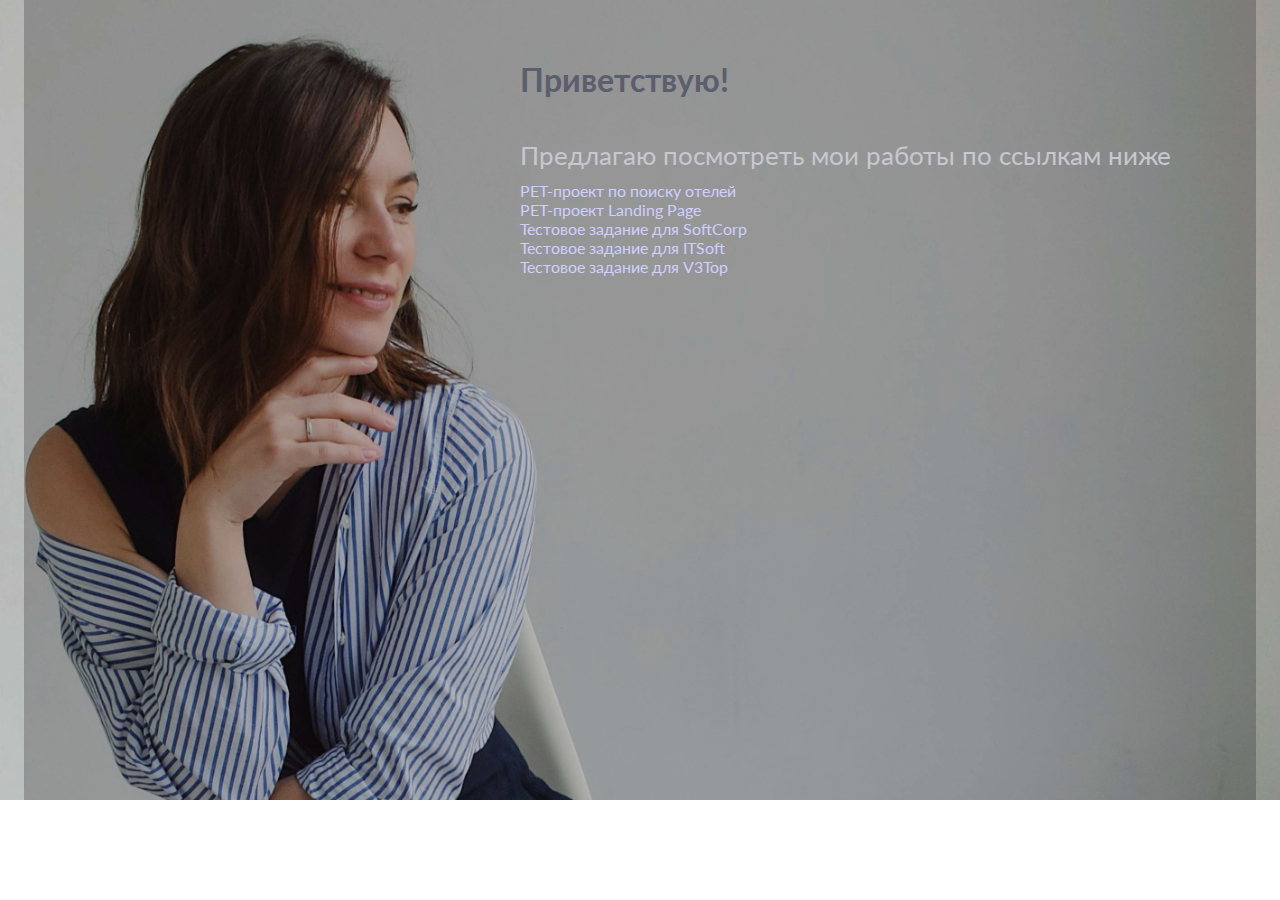
<file: index.html>
<!DOCTYPE html>
<html lang="en">
<head>
  <meta charset="UTF-8" />
  <meta name="viewport" content="width=device-width, initial-scale=1.0" />
  <title>Portfolio of Irina Bocharova</title>
<!--  <base target="_blank" />-->
  <link rel="stylesheet" href="styles.css" />
</head>
<body>
<div class="background-color">
  <div class="background">
    <div class="container">
      <ul class="list">
        <li><h1>Приветствую!</h1></li>
        <li class="title">Предлагаю посмотреть мои работы по ссылкам ниже</li>
        <li><a href="PET-project_1/index.html">PET-проект по поиску отелей</a></li>
        <li><a href="#">PET-проект Landing Page</a></li>
        <li><a href="test_for_softcorp/srs/index.html">Тестовое задание для SoftCorp</a></li>
        <li><a href="test-itsoft/index_it-soft.html">Тестовое задание для ITSoft</a></li>
        <li><a href="testForV3Top/index.html">Тестовое задание для V3Top</a></li>
      </ul>
    </div>
  </div>
</div>
</body>
</html>
</file>
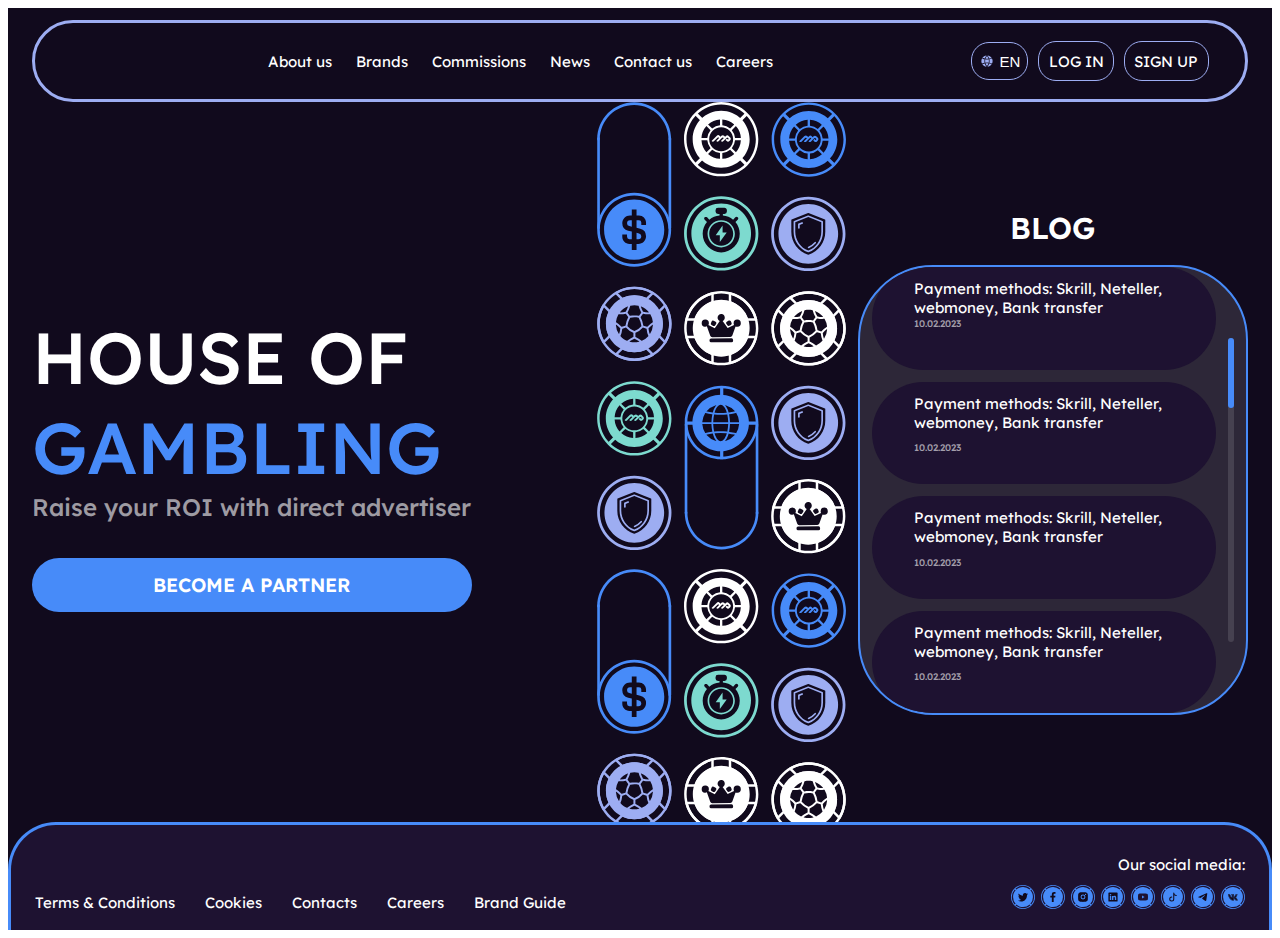
<file: testForV3Top/index.html>
<!DOCTYPE html>
<html lang="en">
  <head>
    <meta charset="UTF-8" />
    <title>house of gambling</title>
    <meta name="viewport" content="width=device-width, initial-scale=1.0" />
    <link rel="stylesheet" href="src/styles/index.css" />
  </head>
  <body>
    <section>
      <svg class="svg-sprites" xmlns="http://www.w3.org/2000/svg">
        <symbol id="shield-svg" viewBox="0 0 100 100">
          <path
            d="M49.733 100c-12.699 0-25.387-4.83-35.057-14.5-19.329-19.328-19.329-50.772 0-70.101C24.044 6.03 36.493.879 49.733.879c13.24 0 25.688 5.152 35.056 14.52 19.329 19.329 19.329 50.773 0 70.102C75.129 95.16 62.43 100 49.733 100zM17.279 82.899c17.892 17.892 47.005 17.892 64.897 0 17.893-17.893 17.893-47.006 0-64.898-8.67-8.67-20.192-13.438-32.454-13.438-12.261 0-23.784 4.778-32.454 13.438-17.892 17.892-17.892 47.005 0 64.898h.01z"
            fill="#9DADF2"
          />
          <path
            d="M49.077 68.993c.177.427.593.676 1.03.676.146 0 .292-.03.438-.083a25.699 25.699 0 0 0 9.2-6.568 1.117 1.117 0 0 0-.093-1.571 1.117 1.117 0 0 0-1.572.093 23.265 23.265 0 0 1-8.4 5.996c-.561.239-.832.895-.593 1.457h-.01z"
            fill="#9DADF2"
          />
          <path
            d="m68.623 33.312-18.486-7.39a1.15 1.15 0 0 0-.833 0l-18.486 7.39a1.095 1.095 0 0 0-.697 1.03v13.24c.02 12.22 7.744 23.264 19.215 27.469a1.195 1.195 0 0 0 .77 0c11.47-4.216 19.193-15.25 19.214-27.469v-13.24c0-.458-.27-.864-.697-1.03zm-1.53 14.27c-.021 11.117-6.995 21.244-17.362 25.23C39.364 68.827 32.38 58.7 32.359 47.583v-12.48L49.73 28.16l17.362 6.942v12.48z"
            fill="#9DADF2"
          />
          <path
            d="M42.008 35.05a1.103 1.103 0 0 0-.853 0l-4.403 1.76a1.095 1.095 0 0 0-.697 1.03v4.694c0 .614.5 1.114 1.113 1.114.614 0 1.114-.5 1.114-1.114V38.6l3.695-1.478c.281-.115.49-.323.614-.604.115-.27.115-.572 0-.854a1.143 1.143 0 0 0-.593-.614h.01z"
            fill="#9DADF2"
          />
          <path
            d="M77.888 22.3c-7.515-7.526-17.518-11.658-28.156-11.658-10.637 0-20.63 4.143-28.155 11.658-15.52 15.519-15.52 40.78 0 56.31 7.765 7.765 17.955 11.637 28.155 11.637 10.2 0 20.39-3.882 28.156-11.636 15.519-15.52 15.519-40.782 0-56.311zM72.38 47.582c.032 14.125-8.993 26.48-22.45 30.758a.642.642 0 0 1-.396 0c-13.459-4.278-22.483-16.633-22.452-30.758V31.96c0-.26.156-.5.406-.604l22.004-8.795a.611.611 0 0 1 .24-.042.61.61 0 0 1 .239.042l22.004 8.806c.25.093.406.333.406.603v15.624-.01z"
            fill="#9DADF2"
          />
        </symbol>
      </svg>
      <svg class="svg-sprites" xmlns="http://www.w3.org/2000/svg">
        <symbol id="dollar-svg" viewBox="0 0 100 221">
          <path
            d="M99.111 171.065c0 27.323-22.233 49.556-49.556 49.556C22.234 220.621 0 198.388 0 171.065c0-27.322 22.233-49.555 49.556-49.555 27.322 0 49.555 22.233 49.555 49.555zm-95.54 0c0 25.356 20.63 45.986 45.985 45.986s45.985-20.63 45.985-45.986c0-25.355-20.63-45.985-45.985-45.985-25.356 0-45.986 20.63-45.986 45.985zM99.114 49.93a1.78 1.78 0 1 1-3.56 0c0-25.356-20.63-45.986-45.986-45.986-25.355 0-45.985 20.63-45.985 45.985a1.78 1.78 0 1 1-3.56 0C.023 22.607 22.256.374 49.58.374c27.323 0 49.555 22.233 49.555 49.555h-.02z"
            fill="#478BF9"
          />
          <path
            d="M40.012 162.312a3.952 3.952 0 0 0 3.008 3.84l3.362.844v-8.65h-2.394a3.971 3.971 0 0 0-3.966 3.966h-.01zM52.73 183.785h2.393a3.971 3.971 0 0 0 3.966-3.966 3.952 3.952 0 0 0-3.008-3.841l-3.362-.843v8.65h.01z"
            fill="#478BF9"
          />
          <path
            id="circleDollar"
            d="M49.556 130.742c-22.233 0-40.333 18.09-40.333 40.334 0 22.243 18.09 40.333 40.333 40.333s40.334-18.09 40.334-40.333c0-22.244-18.09-40.334-40.334-40.334zm15.904 33.964H59.1v-3.185a3.192 3.192 0 0 0-3.184-3.186H52.73v10.243l4.902 1.228a10.31 10.31 0 0 1 7.817 10.013c0 5.693-4.632 10.325-10.325 10.325H52.73v8.057h-6.36v-8.057h-3.185c-5.267 0-9.545-4.278-9.545-9.544v-3.185h6.36v3.185a3.192 3.192 0 0 0 3.185 3.185h3.185v-10.243l-4.902-1.228a10.31 10.31 0 0 1-7.817-10.013c0-5.693 4.632-10.325 10.325-10.325h2.394v-8.056h6.36v8.056h3.185c5.267 0 9.544 4.278 9.544 9.545v3.185zM99.173 49.17v119.595a1.779 1.779 0 1 1-3.56 0V49.17a1.78 1.78 0 1 1 3.56 0zM3.638 48.91v119.595a1.78 1.78 0 1 1-3.56 0V48.91a1.78 1.78 0 1 1 3.56 0z"
            fill="#478BF9"
          />
        </symbol>
      </svg>
      <svg class="svg-sprites" xmlns="http://www.w3.org/2000/svg">
        <symbol id="crown-svg" viewBox="0 0 101 101">
          <path
            d="M14.828 85.452c-19.49-19.49-19.49-51.199 0-70.688 19.49-19.49 51.199-19.49 70.688 0 19.49 19.49 19.49 51.198 0 70.688-19.49 19.489-51.198 19.489-70.688 0zm68.333-68.333c-18.191-18.19-47.786-18.19-65.972 0-18.191 18.191-18.191 47.786 0 65.972 18.19 18.191 47.785 18.191 65.972 0 18.191-18.19 18.191-47.785 0-65.972z"
            fill="#fff"
          />
          <path
            d="M83.7 39.505a1.643 1.643 0 0 1-.398-.645c-1.73-5.119-4.555-9.654-8.394-13.494a34.663 34.663 0 0 0-13.494-8.394 1.667 1.667 0 0 1-1.133-1.578V3.246a1.664 1.664 0 0 1 2.067-1.616 49.872 49.872 0 0 1 23.158 13.134 49.929 49.929 0 0 1 13.13 23.158c.122.498.008 1.024-.304 1.431a1.66 1.66 0 0 1-1.313.64H84.87c-.455 0-.872-.185-1.18-.493l.01.005zM77.264 23.01a37.978 37.978 0 0 1 8.792 13.65h8.787A46.608 46.608 0 0 0 83.155 17.12 46.562 46.562 0 0 0 63.618 5.436v8.787a37.852 37.852 0 0 1 13.65 8.792l-.004-.004zM14.827 85.452A49.913 49.913 0 0 1 1.693 62.293a1.673 1.673 0 0 1 .304-1.426 1.66 1.66 0 0 1 1.313-.64h12.147c.716 0 1.351.455 1.579 1.133 1.73 5.118 4.555 9.654 8.394 13.494a34.663 34.663 0 0 0 13.494 8.394 1.663 1.663 0 0 1 1.133 1.578v12.148c0 .512-.237.995-.64 1.313a1.67 1.67 0 0 1-1.432.303 49.928 49.928 0 0 1-23.158-13.129v-.01zM5.495 63.554a46.608 46.608 0 0 0 11.688 19.542 46.608 46.608 0 0 0 19.542 11.688v-8.787a37.906 37.906 0 0 1-13.65-8.788 37.979 37.979 0 0 1-8.793-13.65H5.495v-.005zM60.777 98.145a1.663 1.663 0 0 1-.488-1.18V84.817c0-.716.455-1.351 1.133-1.579 5.119-1.73 9.655-4.555 13.494-8.394A34.642 34.642 0 0 0 83.31 61.35a1.663 1.663 0 0 1 1.578-1.133h12.148c.512 0 .995.238 1.313.64.318.403.427.934.303 1.427A49.978 49.978 0 0 1 85.52 85.442 49.873 49.873 0 0 1 62.36 98.576a1.673 1.673 0 0 1-1.426-.303c-.052-.048-.105-.09-.152-.138l-.005.01zm2.844-12.153v8.787a46.607 46.607 0 0 0 19.542-11.688A46.657 46.657 0 0 0 94.85 63.55h-8.787c-1.92 5.147-4.873 9.73-8.792 13.65-3.916 3.915-8.504 6.873-13.65 8.792zM2.13 39.505a1.667 1.667 0 0 1-.436-1.583 49.872 49.872 0 0 1 13.134-23.158A49.937 49.937 0 0 1 37.986 1.63a1.673 1.673 0 0 1 1.427.303c.403.318.64.801.64 1.313v12.148c0 .716-.455 1.35-1.133 1.578-5.12 1.73-9.655 4.555-13.494 8.394a34.663 34.663 0 0 0-8.394 13.494 1.663 1.663 0 0 1-1.579 1.133H3.306c-.446 0-.873-.175-1.18-.483l.004-.005zm34.59-34.07A46.609 46.609 0 0 0 17.18 17.125 46.658 46.658 0 0 0 5.49 36.666h8.787c1.92-5.147 4.872-9.73 8.792-13.65a37.981 37.981 0 0 1 13.65-8.793V5.436z"
            fill="#fff"
          />
          <path
            d="M77.268 23.01c-14.94-14.939-39.255-14.944-54.194 0-14.945 14.945-14.94 39.255 0 54.195 14.94 14.94 39.25 14.944 54.194 0 14.944-14.945 14.94-39.255 0-54.194z"
            fill="#fff"
          />
          <path
            d="m63.995 63.785-27.528.183a2.1 2.1 0 0 0-2.086 2.113l.007.981a2.1 2.1 0 0 0 2.113 2.086l27.528-.182a2.1 2.1 0 0 0 2.086-2.114l-.007-.981a2.1 2.1 0 0 0-2.114-2.086zM40.217 47.169c-.298 0-.602-.066-.877-.2l-2.147-1.037a1.984 1.984 0 0 1-.971-2.522l.986-2.455a1.977 1.977 0 0 1 2.815-.98l2.56 1.459a1.985 1.985 0 0 1 .65 2.844l-1.404 2.033c-.365.53-.972.853-1.617.853l.005.005zM60.032 47.036a1.986 1.986 0 0 1-1.626-.834l-1.388-1.957c-.323-.45-.436-1.02-.323-1.56.114-.54.455-1.014.934-1.294l2.64-1.55c.299-.175.64-.27.986-.274a1.983 1.983 0 0 1 1.844 1.218l.995 2.384a1.991 1.991 0 0 1-.938 2.536l-2.247 1.123a2 2 0 0 1-.872.208h-.005z"
            fill="#110A1D"
          />
          <path
            d="M38.055 62.128a2.86 2.86 0 0 1-2.707-1.887l-4.592-12.64a4.877 4.877 0 0 1-2.716.435 4.85 4.85 0 0 1-4.223-4.773 4.855 4.855 0 0 1 4.815-4.881 4.848 4.848 0 0 1 4.877 4.815 4.79 4.79 0 0 1-.322 1.763 5.304 5.304 0 0 1-.436.868l8.735 4.227 6.683-9.683a4.893 4.893 0 0 1-2.052-1.654 4.82 4.82 0 0 1-.896-2.773 4.855 4.855 0 0 1 5.176-4.872 4.858 4.858 0 0 1 4.503 4.474 4.833 4.833 0 0 1-.863 3.143 4.892 4.892 0 0 1-1.237 1.223 4.397 4.397 0 0 1-.801.44l6.801 9.584 8.594-4.299a5.01 5.01 0 0 1-.384-.967 4.713 4.713 0 0 1-.176-1.265 4.844 4.844 0 1 1 9.688-.062 4.853 4.853 0 0 1-4.507 4.868l-.304.01a4.96 4.96 0 0 1-1.445-.21 4.705 4.705 0 0 1-.872-.364L65.08 60.042a2.86 2.86 0 0 1-2.682 1.92l-24.343.16v.006z"
            fill="#110A1D"
          />
        </symbol>
      </svg>
      <svg class="svg-sprites" xmlns="http://www.w3.org/2000/svg">
        <symbol id="m-svg" viewBox="0 0 100 100">
          <path
            d="M49.733 99.39C22.41 99.39.188 77.156.188 49.843.188 22.532 22.42.3 49.733.3c27.312 0 49.545 22.233 49.545 49.545 0 27.313-22.233 49.545-49.545 49.545zm0-95.791c-25.502 0-46.246 20.744-46.246 46.245 0 25.502 20.744 46.246 46.246 46.246 25.5 0 46.245-20.744 46.245-46.246 0-25.5-20.744-46.245-46.245-46.245z"
            fill="#7DDACF"
          />
          <path
            d="M82.065 14.491 66.727 29.83l3.017 3.018 15.338-15.338-3.017-3.018zM29.264 67.29 13.926 82.628l3.017 3.018 15.339-15.338-3.018-3.018zM70.193 67.298l-3.017 3.017 15.338 15.338 3.018-3.017-15.339-15.338zM16.94 14.037l-3.018 3.017 15.33 15.331 3.018-3.017-15.33-15.331zM61.817 51.177c.999-1 .999-2.613 0-3.602l-2.124-2.113c-.999-.999-2.612-.999-3.601 0l-1.145 1.145-1.322-1.322c-1-.999-2.612-.999-3.601 0l-1.145 1.156-1.322-1.332c-1-1-2.613-1-3.602 0l-7.025 7.025c-.052.052-.052.136 0 .198a2.425 2.425 0 0 0 3.414 0l4.527-4.528a1.25 1.25 0 0 1 1.77 0l.333.334a.15.15 0 0 1 0 .218l-3.778 3.778c-.052.052-.052.136 0 .198a2.425 2.425 0 0 0 3.414 0l4.34-4.34a1.25 1.25 0 0 1 1.77 0l.333.333c.052.052.052.135 0 .198l-3.643 3.643c-.052.052-.052.135 0 .197a2.425 2.425 0 0 0 3.414 0l4.194-4.194a1.25 1.25 0 0 1 1.77 0l.718.718a.735.735 0 0 1 0 1.03l-.114.115a.735.735 0 0 1-1.03 0l-.927-.926c-.052-.053-.136-.053-.198 0l-1.603 1.602c-.052.052-.052.136 0 .198l1.447 1.447c.999 1 2.612 1 3.601 0l1.145-1.145-.01-.031z"
            fill="#7DDACF"
          />
          <path
            d="M49.734 11.853c-20.984 0-37.992 17.008-37.992 37.991 0 20.984 17.008 37.992 37.992 37.992 20.983 0 37.991-17.008 37.991-37.992 0-20.983-17.007-37.991-37.991-37.991zm1.55 11.73c6.1.355 11.638 2.79 15.926 6.6l-5.485 5.485a18.517 18.517 0 0 0-10.44-4.33v-7.754zm-3.09 0v7.755a18.446 18.446 0 0 0-10.44 4.33l-5.486-5.485a26.214 26.214 0 0 1 15.925-6.6zm-18.112 8.785 5.486 5.486a18.517 18.517 0 0 0-4.33 10.44h-7.755a26.214 26.214 0 0 1 6.6-15.925zm-6.599 19.017h7.755a18.446 18.446 0 0 0 4.33 10.44l-5.486 5.485a26.214 26.214 0 0 1-6.599-15.925zm24.71 24.71a26.215 26.215 0 0 1-15.925-6.599l5.485-5.485a18.517 18.517 0 0 0 10.44 4.33v7.754zm-14.426-26.26c0-8.817 7.15-15.968 15.967-15.968 8.816 0 15.967 7.151 15.967 15.967S58.55 65.801 49.734 65.801s-15.967-7.15-15.967-15.967zm17.518 26.26v-7.754a18.445 18.445 0 0 0 10.44-4.33l5.485 5.485a26.215 26.215 0 0 1-15.925 6.6zm18.11-8.785-5.485-5.485a18.517 18.517 0 0 0 4.33-10.44h7.755a26.214 26.214 0 0 1-6.6 15.925zM68.24 48.294a18.446 18.446 0 0 0-4.33-10.44l5.486-5.486a26.214 26.214 0 0 1 6.599 15.926H68.24z"
            fill="#7DDACF"
          />
        </symbol>
      </svg>
      <svg class="svg-sprites" xmlns="http://www.w3.org/2000/svg">
        <symbol id="soccer-svg" viewBox="0 0 100 100">
          <path
            d="M49.877 99.933C22.554 99.933.332 77.7.332 50.387.332 23.075 22.565.842 49.877.842s49.545 22.233 49.545 49.545c0 27.313-22.233 49.546-49.545 49.546zm0-95.791c-25.501 0-46.245 20.744-46.245 46.245 0 25.501 20.744 46.246 46.245 46.246 25.501 0 46.246-20.745 46.246-46.246 0-25.5-20.745-46.245-46.246-46.245z"
            fill="#9DADF2"
          />
          <path
            d="M65.952 19.453c-.25 0-.5-.052-.729-.167a34.317 34.317 0 0 0-15.342-3.58 34.317 34.317 0 0 0-15.343 3.58 1.647 1.647 0 0 1-1.894-.312L24.13 10.46a1.642 1.642 0 0 1-.469-1.374c.063-.51.354-.958.791-1.218A49.456 49.456 0 0 1 49.892.842 49.557 49.557 0 0 1 75.33 7.868c.437.26.728.708.79 1.218.063.51-.114 1.01-.468 1.374l-8.514 8.514a1.68 1.68 0 0 1-1.176.479h-.01zM49.88 12.406a37.64 37.64 0 0 1 15.727 3.404l6.162-6.162a46.152 46.152 0 0 0-21.89-5.506 46.152 46.152 0 0 0-21.889 5.506l6.162 6.162a37.64 37.64 0 0 1 15.728-3.404zM49.879 99.932a49.557 49.557 0 0 1-25.439-7.025 1.645 1.645 0 0 1-.79-1.218c-.063-.51.114-1.01.468-1.374l8.514-8.514c.5-.5 1.27-.625 1.894-.313a34.318 34.318 0 0 0 15.342 3.58 34.318 34.318 0 0 0 15.343-3.58 1.647 1.647 0 0 1 1.894.313l8.514 8.514c.365.364.531.864.469 1.374-.063.51-.354.957-.791 1.218a49.456 49.456 0 0 1-25.439 7.025h.02zm-21.89-8.805a46.152 46.152 0 0 0 21.89 5.506c7.66 0 15.186-1.894 21.89-5.506l-6.163-6.162a37.642 37.642 0 0 1-15.727 3.403 37.642 37.642 0 0 1-15.728-3.403l-6.162 6.162zM90.983 76.627c-.437 0-.854-.166-1.166-.478l-8.514-8.515a1.65 1.65 0 0 1-.312-1.894 34.318 34.318 0 0 0 3.58-15.342 34.318 34.318 0 0 0-3.58-15.343 1.644 1.644 0 0 1 .312-1.894l8.514-8.514c.364-.364.864-.531 1.374-.469.51.063.958.354 1.218.791a49.457 49.457 0 0 1 7.026 25.44 49.457 49.457 0 0 1-7.026 25.438c-.26.437-.708.729-1.218.79h-.208v-.01zm-6.526-10.512 6.162 6.162a46.152 46.152 0 0 0 5.506-21.89c0-7.66-1.895-15.186-5.507-21.889l-6.161 6.162a37.642 37.642 0 0 1 3.403 15.727 37.641 37.641 0 0 1-3.403 15.728zM8.773 76.628c-.072 0-.135 0-.197-.01a1.645 1.645 0 0 1-1.218-.792A49.456 49.456 0 0 1 .332 50.387 49.456 49.456 0 0 1 7.358 24.95c.26-.438.708-.729 1.218-.791.51-.063 1.01.114 1.374.468l8.514 8.514c.5.5.624 1.27.312 1.895a34.316 34.316 0 0 0-3.58 15.342 34.317 34.317 0 0 0 3.58 15.342 1.644 1.644 0 0 1-.312 1.895L9.95 76.128c-.313.312-.729.49-1.166.49l-.01.01zm.365-48.13a46.152 46.152 0 0 0-5.506 21.89c0 7.66 1.894 15.186 5.506 21.889l6.162-6.162a37.64 37.64 0 0 1-3.404-15.728A37.64 37.64 0 0 1 15.3 34.66l-6.162-6.162z"
            fill="#9DADF2"
          />
          <path
            d="M49.878 12.396c-20.942 0-37.991 17.039-37.991 37.991 0 20.953 17.039 37.992 37.991 37.992 20.953 0 37.992-17.04 37.992-37.992 0-20.952-17.04-37.991-37.992-37.991zm21.38 25.511a24.473 24.473 0 0 1 3.247 10.013.369.369 0 0 1-.177.354 31.823 31.823 0 0 0-7.255 6.09.341.341 0 0 1-.385.103l-4.694-1.53a.36.36 0 0 1-.25-.301 32.675 32.675 0 0 0-3.59-11.055.368.368 0 0 1 .03-.385l2.904-3.996a.395.395 0 0 1 .302-.157h.084c3.101.687 6.286.916 9.45.656a.377.377 0 0 1 .354.188l-.02.02zM59.184 53.291a.379.379 0 0 1-.084.281 24.853 24.853 0 0 1-9.076 6.579.332.332 0 0 1-.281 0 25.094 25.094 0 0 1-9.076-6.579.379.379 0 0 1-.084-.28 30.144 30.144 0 0 1 3.477-10.7.347.347 0 0 1 .24-.178 27.175 27.175 0 0 1 5.589-.583c1.884 0 3.757.198 5.59.583.103.021.186.084.239.177a30.353 30.353 0 0 1 3.476 10.7h-.01zm-.563-25.834s.125-.104.25-.104c.042 0 .094 0 .146.031 3.83 1.52 7.255 4.018 9.92 7.213a.345.345 0 0 1 .052.386.357.357 0 0 1-.334.218 28.67 28.67 0 0 1-6.994-.78.37.37 0 0 1-.23-.167 29.498 29.498 0 0 1-2.903-6.422.345.345 0 0 1 .104-.375h-.01zm-14-1.249a25.251 25.251 0 0 1 10.524 0c.135.031.25.135.281.27a31.9 31.9 0 0 0 3.55 8.786.382.382 0 0 1-.021.405l-2.884 3.977a.361.361 0 0 1-.364.145c-3.81-.77-7.838-.77-11.647 0a.361.361 0 0 1-.364-.145l-2.884-3.977a.381.381 0 0 1-.02-.405 31.9 31.9 0 0 0 3.549-8.785.373.373 0 0 1 .28-.271zm-13.79 8.39c2.664-3.206 6.088-5.704 9.919-7.214a.35.35 0 0 1 .396.073c.051.052.166.177.103.375a29.28 29.28 0 0 1-2.904 6.422.37.37 0 0 1-.228.166 28.67 28.67 0 0 1-6.995.781.357.357 0 0 1-.333-.218.345.345 0 0 1 .052-.386h-.01zm-2.322 3.31a.368.368 0 0 1 .323-.188h.031c3.175.25 6.36.031 9.451-.656a.352.352 0 0 1 .375.146l2.904 3.997a.37.37 0 0 1 .031.385 32.676 32.676 0 0 0-3.59 11.054.389.389 0 0 1-.25.302l-4.695 1.53a.379.379 0 0 1-.385-.104 31.824 31.824 0 0 0-7.255-6.09.389.389 0 0 1-.177-.353 24.423 24.423 0 0 1 3.248-10.013l-.01-.01zm1.135 25.646a.365.365 0 0 1-.312.25c-.073 0-.24 0-.354-.167a24.695 24.695 0 0 1-3.789-11.668.356.356 0 0 1 .187-.343c.063-.031.23-.104.396.02a28.914 28.914 0 0 1 5.204 4.747.354.354 0 0 1 .083.27 28.557 28.557 0 0 1-1.426 6.902l.01-.01zm10.284 9.503c-3.248-1.426-6.11-3.518-8.504-6.203a.376.376 0 0 1-.073-.385 31.853 31.853 0 0 0 2.29-9.191.359.359 0 0 1 .25-.313l4.642-1.509s.073-.02.114-.02a.35.35 0 0 1 .271.124 27.693 27.693 0 0 0 9.43 6.86.363.363 0 0 1 .219.333v4.881a.352.352 0 0 1-.219.334 31.832 31.832 0 0 0-8.046 5.027.35.35 0 0 1-.385.052l.01.01zm16.372 1.03a.347.347 0 0 1-.27.292 25.032 25.032 0 0 1-12.282 0 .363.363 0 0 1-.271-.291.366.366 0 0 1 .146-.375 29.036 29.036 0 0 1 6.13-3.487.332.332 0 0 1 .281 0 29.562 29.562 0 0 1 6.131 3.487.382.382 0 0 1 .146.375h-.01zm12.064-7.223a24.547 24.547 0 0 1-8.504 6.193.366.366 0 0 1-.385-.052 31.653 31.653 0 0 0-8.046-5.027.363.363 0 0 1-.218-.333v-4.882c0-.146.083-.28.218-.333a27.593 27.593 0 0 0 9.43-6.86.35.35 0 0 1 .271-.124c.042 0 .073 0 .114.02l4.643 1.51c.135.042.24.166.25.312a31.937 31.937 0 0 0 2.29 9.191.355.355 0 0 1-.073.385h.01zm2.436-3.216a.356.356 0 0 1-.354.166.358.358 0 0 1-.313-.25 29.585 29.585 0 0 1-1.425-6.9c0-.094.02-.198.083-.27a29.303 29.303 0 0 1 5.204-4.747.361.361 0 0 1 .208-.073c.084 0 .146.031.188.052a.34.34 0 0 1 .187.343 24.695 24.695 0 0 1-3.789 11.668l.01.01z"
            fill="#9DADF2"
          />
        </symbol>
      </svg>
      <svg class="svg-sprites" xmlns="http://www.w3.org/2000/svg">
        <symbol id="timer-svg" viewBox="0 0 100 100">
          <path
            d="M49.615 99.407c-12.698 0-25.386-4.83-35.056-14.5-19.329-19.328-19.329-50.772 0-70.101C23.927 5.438 36.376.286 49.615.286c13.24 0 25.689 5.152 35.057 14.52C104 34.135 104 65.579 84.672 84.908c-9.66 9.66-22.358 14.5-35.057 14.5zM17.161 82.306c17.893 17.892 47.006 17.892 64.898 0 17.893-17.893 17.893-47.006 0-64.898C73.39 8.738 61.866 3.97 49.605 3.97S25.821 8.748 17.151 17.408C-.742 35.3-.742 64.413 17.15 82.306h.01z"
            fill="#7DDACF"
          />
          <path
            d="m51.45 39.422-9.18 12.865h5.506v9.18l9.18-12.854H51.45v-9.19z"
            fill="#7DDACF"
          />
          <path
            d="M49.606 32.272c-10.055 0-18.215 8.16-18.215 18.215 0 10.054 8.16 18.194 18.215 18.194 10.054 0 18.215-8.16 18.215-18.194 0-10.034-8.16-18.215-18.215-18.215zm0 34.16c-8.827 0-15.988-7.16-15.988-15.987s7.161-15.988 15.988-15.988c8.826 0 15.988 7.161 15.988 15.988s-7.162 15.988-15.988 15.988z"
            fill="#7DDACF"
          />
          <path
            d="M77.763 21.707c-7.515-7.526-17.518-11.658-28.156-11.658-10.637 0-20.63 4.143-28.155 11.658-15.52 15.519-15.52 40.78 0 56.31 7.765 7.765 17.955 11.648 28.155 11.648 10.2 0 20.39-3.883 28.156-11.648 15.519-15.519 15.519-40.78 0-56.31zm-28.156 53.49c-13.614 0-24.7-11.085-24.7-24.7 0-6.016 2.155-11.533 5.736-15.842l-3.019-3.018a2.23 2.23 0 0 1 0-3.144c.864-.874 2.27-.864 3.144 0l3.018 3.019c3.747-3.133 8.462-5.194 13.604-5.631v-2.04h-2.04a3.31 3.31 0 0 1-3.289-3.29v-1.717a3.296 3.296 0 0 1 3.29-3.29h8.534c1.801 0 3.29 1.468 3.29 3.29v1.717a3.31 3.31 0 0 1-3.29 3.29h-2.04v2.04c5.153.447 9.857 2.508 13.604 5.63l3.019-3.018a2.23 2.23 0 0 1 3.143 0 2.23 2.23 0 0 1 0 3.144l-3.018 3.018c3.58 4.31 5.735 9.815 5.735 15.842 0 13.615-11.085 24.7-24.7 24.7h-.02z"
            fill="#7DDACF"
          />
        </symbol>
      </svg>
      <svg class="svg-sprites" xmlns="http://www.w3.org/2000/svg">
        <symbol id="world-svg" viewBox="0 0 100 222">
          <path
            d="M.547 50.461C.547 23.14 22.78.906 50.102.906c27.323 0 49.556 22.233 49.556 49.555 0 27.323-22.233 49.556-49.556 49.556C22.78 100.017.547 77.784.547 50.461zm95.54 0c0-25.355-20.63-45.985-45.985-45.985S4.117 25.106 4.117 50.46c0 25.356 20.63 45.986 45.985 45.986 25.356 0 45.986-20.63 45.986-45.986zM.544 171.607a1.78 1.78 0 1 1 3.56 0c0 25.356 20.63 45.986 45.985 45.986 25.356 0 45.986-20.63 45.986-45.986a1.78 1.78 0 1 1 3.56 0c0 27.323-22.233 49.556-49.556 49.556-27.323 0-49.556-22.233-49.556-49.556h.021z"
            fill="#478BF9"
          />
          <path
            d="M98.143 49.264H76.441v4.278h21.702v-4.278zM23.42 49.264H1.72v4.278H23.42v-4.278zM52.41 78.242h-4.277v21.702h4.278V78.242zM52.41 2.863h-4.277v21.701h4.278V2.863z"
            fill="#478BF9"
          />
          <path
            d="M75.786 24.252c-14.843-14.843-38.918-14.843-53.771 0-14.843 14.843-14.843 38.918 0 53.771 14.843 14.843 38.918 14.843 53.77 0 14.844-14.842 14.844-38.918 0-53.77zm-19.537 3.216a24.787 24.787 0 0 1 11.23 7.266l.584.655-.854.198c-2.258.531-4.673.968-7.171 1.29l-.448.063-.125-.437a32.867 32.867 0 0 0-1.468-4.07c-.697-1.592-1.477-2.987-2.331-4.163l-.937-1.28 1.52.468v.01zM38.877 49.951l.02-.541c.105-3.29.47-6.433 1.094-9.326l.093-.458.469.041a94.965 94.965 0 0 0 16.768-.052l.468-.041.104.458c.635 2.925 1 6.078 1.093 9.378v.541H38.877zm20.11 2.415v.541c-.115 3.3-.48 6.454-1.114 9.378l-.104.458-.469-.041c-5.444-.51-11.293-.52-16.768-.052l-.469.041-.093-.458c-.625-2.893-.99-6.026-1.093-9.326l-.021-.541h20.13zM48.931 26.563c3.029 0 6.11 3.84 8.035 10.034l.198.624-.656.052a92.816 92.816 0 0 1-15.176.042l-.655-.052.197-.635c1.926-6.214 5.017-10.076 8.057-10.076v.01zm-18.653 8.285a24.809 24.809 0 0 1 11.335-7.37l1.53-.468-.947 1.291c-.853 1.166-1.644 2.571-2.331 4.153a33.577 33.577 0 0 0-1.489 4.143l-.125.427-.447-.053a70.811 70.811 0 0 1-7.245-1.259l-.864-.198.583-.666zM24.201 49.39a24.852 24.852 0 0 1 3.768-11.46l.208-.323.375.094a71.859 71.859 0 0 0 8.555 1.603l.563.073-.115.562c-.625 3.018-.978 6.214-1.072 9.503v.51H24.169l.042-.562h-.01zm3.976 15.321-.208-.322a24.812 24.812 0 0 1-3.768-11.46l-.042-.562h12.303v.51c.104 3.289.468 6.495 1.083 9.503l.114.562-.562.073a72.237 72.237 0 0 0-8.556 1.603l-.375.093h.01zM41.614 74.85a24.808 24.808 0 0 1-11.335-7.37l-.583-.666.864-.198c2.29-.52 4.726-.947 7.245-1.26l.447-.051.125.427a33.583 33.583 0 0 0 1.489 4.142c.697 1.593 1.478 2.987 2.331 4.164l.947 1.29-1.53-.468v-.01zm7.318.905c-3.04 0-6.131-3.862-8.057-10.076l-.197-.634.655-.052a93.489 93.489 0 0 1 15.176.041l.656.052-.198.625c-1.936 6.183-5.017 10.034-8.035 10.034v.01zm18.548-8.17a24.843 24.843 0 0 1-11.231 7.264l-1.52.469.937-1.28c.854-1.166 1.634-2.571 2.332-4.164a35.326 35.326 0 0 0 1.467-4.07l.125-.437.448.063c2.498.322 4.913.76 7.171 1.29l.854.209-.583.655zm6.172-14.656a24.79 24.79 0 0 1-3.84 11.585l-.209.322-.374-.093c-2.634-.698-5.496-1.25-8.494-1.655l-.562-.073.114-.552c.625-3.018.99-6.235 1.083-9.576v-.51h12.313l-.041.562.01-.01zM61.391 49.95v-.51c-.104-3.341-.469-6.568-1.093-9.576l-.115-.552.562-.072c2.998-.406 5.85-.958 8.494-1.655l.375-.094.208.323a24.637 24.637 0 0 1 3.84 11.585l.042.562H61.401l-.01-.01zM.484 172.357V52.762a1.78 1.78 0 1 1 3.56 0v119.595a1.78 1.78 0 1 1-3.56 0zM96.035 172.628V53.032a1.78 1.78 0 1 1 3.56 0v119.596a1.779 1.779 0 1 1-3.56 0z"
            fill="#478BF9"
          />
        </symbol>
      </svg>
      <svg class="svg-sprites" xmlns="http://www.w3.org/2000/svg">
        <symbol id="mBlue-svg" viewBox="0 0 100 100">
          <path
            d="M50.397 99.62C23.074 99.62.852 77.389.852 50.077.852 22.763 23.084.53 50.397.53c27.312 0 49.545 22.232 49.545 49.545 0 27.312-22.233 49.545-49.545 49.545zm0-95.79C24.896 3.83 4.15 24.574 4.15 50.076c0 25.5 20.745 46.245 46.246 46.245 25.5 0 46.245-20.744 46.245-46.245 0-25.502-20.744-46.246-46.245-46.246z"
            fill="#478BF9"
          />
          <path
            d="M82.717 14.729 67.38 30.067l3.017 3.018 15.339-15.338-3.018-3.018zM29.924 67.52 14.586 82.86l3.018 3.017 15.338-15.338-3.018-3.017zM70.861 67.536l-3.017 3.017 15.338 15.338 3.018-3.017L70.86 67.536zM17.6 14.267l-3.018 3.018 15.331 15.33 3.018-3.017L17.6 14.268zM62.48 51.408c1-1 1-2.613 0-3.602l-2.123-2.113c-.999-.999-2.612-.999-3.6 0l-1.146 1.145-1.322-1.322c-.999-.999-2.612-.999-3.601 0l-1.145 1.156-1.322-1.332c-1-1-2.613-1-3.601 0l-7.026 7.025c-.052.052-.052.136 0 .198a2.425 2.425 0 0 0 3.414 0l4.527-4.528a1.25 1.25 0 0 1 1.77 0l.333.333a.151.151 0 0 1 0 .219l-3.778 3.778c-.052.052-.052.136 0 .198a2.425 2.425 0 0 0 3.414 0l4.34-4.34a1.25 1.25 0 0 1 1.77 0l.333.333c.052.052.052.135 0 .198l-3.643 3.643c-.052.052-.052.135 0 .197a2.425 2.425 0 0 0 3.414 0l4.194-4.194a1.25 1.25 0 0 1 1.77 0l.718.718a.735.735 0 0 1 0 1.03l-.114.115a.735.735 0 0 1-1.03 0l-.927-.926c-.052-.053-.136-.053-.198 0l-1.603 1.602c-.052.052-.052.136 0 .198l1.447 1.447c1 1 2.612 1 3.601 0l1.145-1.145-.01-.031z"
            fill="#478BF9"
          />
          <path
            d="M50.398 12.084c-20.984 0-37.992 17.008-37.992 37.992 0 20.983 17.008 37.991 37.992 37.991 20.984 0 37.991-17.008 37.991-37.991 0-20.984-17.007-37.992-37.991-37.992zm1.55 11.73c6.1.354 11.638 2.79 15.926 6.6l-5.485 5.485a18.517 18.517 0 0 0-10.44-4.33v-7.755zm-3.09 0v7.755a18.446 18.446 0 0 0-10.44 4.33l-5.486-5.485a26.214 26.214 0 0 1 15.925-6.6zM30.745 32.6l5.486 5.486a18.517 18.517 0 0 0-4.33 10.44h-7.755a26.214 26.214 0 0 1 6.6-15.926zm-6.599 19.017h7.755a18.446 18.446 0 0 0 4.33 10.44l-5.486 5.485a26.214 26.214 0 0 1-6.599-15.925zm24.71 24.71a26.214 26.214 0 0 1-15.925-6.599l5.485-5.485a18.517 18.517 0 0 0 10.44 4.33v7.754zm-14.426-26.26c0-8.817 7.15-15.968 15.967-15.968 8.816 0 15.967 7.151 15.967 15.967s-7.151 15.967-15.967 15.967-15.967-7.15-15.967-15.967zm17.518 26.26v-7.754a18.445 18.445 0 0 0 10.44-4.33l5.485 5.485a26.214 26.214 0 0 1-15.925 6.6zm18.11-8.785-5.485-5.485a18.517 18.517 0 0 0 4.33-10.44h7.755a26.214 26.214 0 0 1-6.6 15.925zm-1.155-19.016a18.446 18.446 0 0 0-4.33-10.44l5.486-5.486a26.214 26.214 0 0 1 6.599 15.926h-7.755z"
            fill="#478BF9"
          />
        </symbol>
      </svg>
      <svg class="svg-sprites" xmlns="http://www.w3.org/2000/svg">
        <symbol id="mWhite-svg" viewBox="0 0 100 100">
          <path
            d="M49.545 99.123C22.222 99.123 0 76.891 0 49.578 0 22.266 22.233.033 49.545.033S99.09 22.266 99.09 49.578c0 27.313-22.233 49.545-49.545 49.545zm0-95.79C24.044 3.333 3.3 24.077 3.3 49.578c0 25.501 20.744 46.246 46.245 46.246 25.501 0 46.246-20.745 46.246-46.246 0-25.5-20.745-46.245-46.246-46.245z"
            fill="#fff"
          />
          <path
            d="M81.874 14.224 66.535 29.562l3.018 3.018L84.89 17.242l-3.017-3.018zM29.076 67.023 13.739 82.361l3.018 3.018L32.094 70.04l-3.018-3.018zM70.018 67.02 67 70.038l15.338 15.338 3.018-3.017L70.018 67.02zM16.768 13.76l-3.018 3.017 15.33 15.33L32.1 29.09 16.768 13.76zM61.641 50.91c1-.998 1-2.612 0-3.6l-2.123-2.114c-1-.999-2.613-.999-3.602 0l-1.145 1.145-1.322-1.322c-.999-.999-2.612-.999-3.601 0l-1.145 1.156-1.322-1.333c-1-.999-2.612-.999-3.601 0l-7.026 7.026c-.052.052-.052.136 0 .198a2.425 2.425 0 0 0 3.414 0l4.528-4.528a1.25 1.25 0 0 1 1.77 0l.332.333a.15.15 0 0 1 0 .219l-3.778 3.778c-.052.052-.052.136 0 .198a2.425 2.425 0 0 0 3.414 0l4.34-4.34a1.25 1.25 0 0 1 1.77 0l.333.333c.052.052.052.135 0 .198L49.234 51.9c-.052.052-.052.135 0 .197a2.425 2.425 0 0 0 3.414 0l4.194-4.194a1.25 1.25 0 0 1 1.77 0l.718.718a.735.735 0 0 1 0 1.03l-.114.115a.735.735 0 0 1-1.03 0l-.927-.927c-.052-.052-.135-.052-.198 0l-1.603 1.603c-.052.052-.052.136 0 .198l1.447 1.447c1 1 2.613 1 3.601 0l1.145-1.145-.01-.031z"
            fill="#fff"
          />
          <path
            d="M49.546 11.576c-20.984 0-37.991 17.008-37.991 37.992 0 20.984 17.007 37.991 37.991 37.991 20.984 0 37.992-17.007 37.992-37.991 0-20.984-17.008-37.992-37.992-37.992zm1.551 11.73c6.1.355 11.637 2.79 15.925 6.6l-5.485 5.485a18.517 18.517 0 0 0-10.44-4.33v-7.754zm-3.091 0v7.755a18.445 18.445 0 0 0-10.44 4.33l-5.486-5.485a26.214 26.214 0 0 1 15.926-6.6zm-18.111 8.786 5.485 5.485a18.517 18.517 0 0 0-4.33 10.44h-7.754a26.215 26.215 0 0 1 6.599-15.925zm-6.6 19.016h7.755a18.446 18.446 0 0 0 4.33 10.44l-5.485 5.486a26.214 26.214 0 0 1-6.6-15.926zm24.71 24.71A26.214 26.214 0 0 1 32.08 69.22l5.486-5.485a18.517 18.517 0 0 0 10.44 4.33v7.755zM33.58 49.558c0-8.817 7.151-15.967 15.967-15.967s15.967 7.15 15.967 15.966c0 8.817-7.15 15.967-15.967 15.967-8.816 0-15.967-7.15-15.967-15.967zm17.518 26.26v-7.754a18.446 18.446 0 0 0 10.44-4.33l5.485 5.485a26.214 26.214 0 0 1-15.925 6.6zm18.111-8.784-5.485-5.486a18.517 18.517 0 0 0 4.33-10.44h7.754a26.215 26.215 0 0 1-6.599 15.926zm-1.155-19.017a18.445 18.445 0 0 0-4.33-10.44l5.485-5.485a26.215 26.215 0 0 1 6.6 15.925h-7.755z"
            fill="#fff"
          />
        </symbol>
      </svg>
      <svg class="svg-sprites" xmlns="http://www.w3.org/2000/svg">
        <symbol id="soccerWhite-svg" viewBox="0 0 100 100">
          <path
            d="M50.127 99.39C22.804 99.39.582 77.155.582 49.843.582 22.532 22.815.3 50.127.3s49.545 22.233 49.545 49.545S77.44 99.39 50.127 99.39zm0-95.791c-25.501 0-46.245 20.744-46.245 46.245 0 25.501 20.744 46.246 46.245 46.246 25.501 0 46.246-20.745 46.246-46.246S75.628 3.6 50.127 3.6z"
            fill="#fff"
          />
          <path
            d="M66.198 18.9c-.25 0-.5-.053-.729-.167a34.317 34.317 0 0 0-15.342-3.58 34.317 34.317 0 0 0-15.343 3.58 1.647 1.647 0 0 1-1.894-.312l-8.514-8.515a1.642 1.642 0 0 1-.469-1.374c.063-.51.354-.957.791-1.217A49.456 49.456 0 0 1 50.139.289a49.557 49.557 0 0 1 25.438 7.026c.437.26.728.707.79 1.217.063.51-.114 1.01-.468 1.374l-8.514 8.515a1.68 1.68 0 0 1-1.176.479h-.01zm-16.071-7.047a37.642 37.642 0 0 1 15.727 3.403l6.162-6.161a46.152 46.152 0 0 0-21.89-5.507 46.153 46.153 0 0 0-21.889 5.507l6.162 6.161a37.642 37.642 0 0 1 15.728-3.403zM50.125 99.39a49.557 49.557 0 0 1-25.439-7.026 1.646 1.646 0 0 1-.79-1.218c-.063-.51.114-1.01.468-1.374l8.514-8.515c.5-.5 1.27-.624 1.894-.312a34.317 34.317 0 0 0 15.343 3.58 34.317 34.317 0 0 0 15.342-3.58 1.647 1.647 0 0 1 1.894.312l8.514 8.515c.365.364.531.864.469 1.374-.063.51-.354.957-.791 1.218a49.456 49.456 0 0 1-25.439 7.025h.02zm-21.89-8.806a46.152 46.152 0 0 0 21.89 5.506c7.66 0 15.186-1.895 21.89-5.506l-6.163-6.162a37.642 37.642 0 0 1-15.727 3.403 37.642 37.642 0 0 1-15.727-3.403l-6.162 6.162zM91.233 76.074c-.437 0-.854-.166-1.166-.479l-8.514-8.514a1.65 1.65 0 0 1-.312-1.894 34.318 34.318 0 0 0 3.58-15.343 34.317 34.317 0 0 0-3.58-15.342 1.644 1.644 0 0 1 .312-1.894l8.514-8.515c.364-.364.864-.53 1.374-.468.51.062.958.354 1.218.791a49.456 49.456 0 0 1 7.026 25.439 49.457 49.457 0 0 1-7.026 25.438c-.26.438-.708.729-1.218.791h-.208v-.01zm-6.526-10.513 6.162 6.162a46.152 46.152 0 0 0 5.506-21.89c0-7.66-1.895-15.185-5.507-21.888l-6.161 6.161a37.64 37.64 0 0 1 3.403 15.728 37.64 37.64 0 0 1-3.403 15.727zM9.023 76.074c-.072 0-.135 0-.197-.01a1.645 1.645 0 0 1-1.218-.791 49.456 49.456 0 0 1-7.026-25.44 49.456 49.456 0 0 1 7.026-25.438c.26-.437.708-.728 1.218-.79.51-.063 1.01.114 1.374.468l8.514 8.514c.5.5.624 1.27.312 1.894a34.317 34.317 0 0 0-3.58 15.343 34.316 34.316 0 0 0 3.58 15.342 1.645 1.645 0 0 1-.312 1.894L10.2 75.574c-.313.313-.729.49-1.166.49l-.01.01zm.365-48.13a46.152 46.152 0 0 0-5.506 21.89c0 7.66 1.894 15.186 5.506 21.89l6.162-6.163a37.64 37.64 0 0 1-3.404-15.727 37.64 37.64 0 0 1 3.404-15.728l-6.162-6.162z"
            fill="#fff"
          />
          <path
            d="M50.128 11.853c-20.942 0-37.991 17.039-37.991 37.991 0 20.953 17.039 37.992 37.991 37.992 20.953 0 37.992-17.04 37.992-37.992 0-20.952-17.04-37.991-37.992-37.991zm21.38 25.511a24.473 24.473 0 0 1 3.247 10.014.369.369 0 0 1-.177.353 31.823 31.823 0 0 0-7.255 6.09.341.341 0 0 1-.385.104l-4.694-1.53a.36.36 0 0 1-.25-.302 32.675 32.675 0 0 0-3.59-11.054.368.368 0 0 1 .03-.386l2.904-3.996a.395.395 0 0 1 .302-.157h.084c3.101.687 6.286.916 9.45.656a.377.377 0 0 1 .354.188l-.02.02zM59.434 52.748a.378.378 0 0 1-.084.281 24.853 24.853 0 0 1-9.076 6.579.332.332 0 0 1-.281 0 25.093 25.093 0 0 1-9.076-6.579.378.378 0 0 1-.084-.28 30.145 30.145 0 0 1 3.477-10.7.347.347 0 0 1 .24-.178 27.175 27.175 0 0 1 5.589-.583c1.884 0 3.757.198 5.59.583.103.021.186.084.239.177a30.354 30.354 0 0 1 3.476 10.7h-.01zm-.563-25.834s.125-.104.25-.104c.042 0 .094 0 .146.031 3.83 1.52 7.255 4.018 9.92 7.213a.345.345 0 0 1 .052.386.357.357 0 0 1-.334.218 28.664 28.664 0 0 1-6.994-.78.37.37 0 0 1-.23-.167 29.498 29.498 0 0 1-2.903-6.422.345.345 0 0 1 .104-.375h-.01zm-14-1.249c3.446-.739 7.079-.739 10.524 0 .135.031.25.135.281.27a31.9 31.9 0 0 0 3.55 8.786.382.382 0 0 1-.021.406l-2.884 3.976a.361.361 0 0 1-.364.145c-3.81-.77-7.838-.77-11.647 0a.36.36 0 0 1-.364-.145l-2.884-3.977a.381.381 0 0 1-.02-.405 31.903 31.903 0 0 0 3.549-8.785.373.373 0 0 1 .28-.27zm-13.79 8.39c2.664-3.206 6.088-5.704 9.919-7.214a.35.35 0 0 1 .396.073c.051.052.166.177.103.375a29.272 29.272 0 0 1-2.904 6.422.37.37 0 0 1-.228.166c-2.28.542-4.632.812-6.995.781a.357.357 0 0 1-.333-.218.345.345 0 0 1 .052-.386h-.01zm-2.322 3.31a.367.367 0 0 1 .323-.188h.031c3.175.25 6.36.031 9.451-.656a.352.352 0 0 1 .375.146l2.904 3.997a.37.37 0 0 1 .031.385 32.676 32.676 0 0 0-3.59 11.054.388.388 0 0 1-.25.302l-4.695 1.53a.379.379 0 0 1-.385-.104 31.824 31.824 0 0 0-7.255-6.09.389.389 0 0 1-.177-.353 24.422 24.422 0 0 1 3.248-10.013l-.01-.01zm1.135 25.646c-.063.198-.24.24-.312.25-.073 0-.24 0-.354-.167a24.695 24.695 0 0 1-3.79-11.668.356.356 0 0 1 .188-.343c.063-.031.23-.104.396.02a28.906 28.906 0 0 1 5.204 4.747.354.354 0 0 1 .083.27 28.558 28.558 0 0 1-1.426 6.902l.01-.01zm10.284 9.503c-3.248-1.426-6.11-3.518-8.504-6.203a.376.376 0 0 1-.073-.385 31.85 31.85 0 0 0 2.29-9.191.358.358 0 0 1 .25-.312l4.642-1.51s.073-.02.114-.02a.35.35 0 0 1 .27.124 27.695 27.695 0 0 0 9.431 6.86.363.363 0 0 1 .219.333v4.881a.352.352 0 0 1-.219.334 31.834 31.834 0 0 0-8.046 5.027.349.349 0 0 1-.385.052l.01.01zm16.372 1.03a.347.347 0 0 1-.27.292 25.032 25.032 0 0 1-12.282 0 .364.364 0 0 1-.271-.291.367.367 0 0 1 .146-.375 29.03 29.03 0 0 1 6.13-3.487.331.331 0 0 1 .281 0 29.557 29.557 0 0 1 6.131 3.487.382.382 0 0 1 .146.375h-.01zm12.064-7.223a24.546 24.546 0 0 1-8.504 6.193.366.366 0 0 1-.385-.052 31.656 31.656 0 0 0-8.046-5.027.363.363 0 0 1-.218-.333V62.22c0-.145.083-.28.218-.333a27.592 27.592 0 0 0 9.43-6.86.35.35 0 0 1 .271-.124c.042 0 .073 0 .114.02l4.643 1.51c.135.042.24.166.25.312a31.937 31.937 0 0 0 2.29 9.191.355.355 0 0 1-.073.385h.01zm2.436-3.216a.357.357 0 0 1-.354.167.359.359 0 0 1-.313-.25 29.597 29.597 0 0 1-1.426-6.901c0-.094.021-.198.084-.27a29.299 29.299 0 0 1 5.204-4.747.36.36 0 0 1 .208-.073c.084 0 .146.031.188.052a.34.34 0 0 1 .187.343 24.695 24.695 0 0 1-3.789 11.668l.01.01z"
            fill="#fff"
          />
        </symbol>
      </svg>
      <svg class="svg-sprites" xmlns="http://www.w3.org/2000/svg">
        <symbol id="f-svg" viewBox="0 0 32 32">
          <path
            fill-rule="evenodd"
            clip-rule="evenodd"
            d="M0 16c0 8.82 7.176 16 16 16 8.82 0 16-7.18 16-16S24.82 0 16 0 0 7.18 0 16zM5.942 4.97A14.877 14.877 0 0 1 16 1.065c3.87 0 7.4 1.479 10.056 3.901l-1.188 1.188A13.201 13.201 0 0 0 16 2.75c-3.412 0-6.522 1.29-8.87 3.407L5.941 4.969zm-.974.974A14.877 14.877 0 0 0 1.066 16c0 3.87 1.479 7.4 3.9 10.055l1.188-1.187A13.201 13.201 0 0 1 2.75 16c0-3.41 1.288-6.52 3.405-8.869L4.968 5.944zM5.94 27.03A14.877 14.877 0 0 0 16 30.934c3.87 0 7.4-1.478 10.055-3.9l-1.188-1.188A13.201 13.201 0 0 1 16 29.25c-3.412 0-6.523-1.29-8.871-3.407L5.94 27.03zM30.934 16c0 3.871-1.48 7.403-3.905 10.06l-1.187-1.188A13.201 13.201 0 0 0 29.25 16c0-3.412-1.29-6.522-3.407-8.87l1.187-1.188A14.877 14.877 0 0 1 30.934 16z"
            fill="#478BF9"
          />
          <path
            d="M18.073 11.547h1.254v-2.12a17.407 17.407 0 0 0-1.827-.093c-1.813 0-3.053 1.106-3.053 3.133v1.746H12.4v2.374h2.047v6.08H16.9v-6.08h2.04l.307-2.373H16.9V12.7c0-.7.187-1.153 1.173-1.153z"
            fill="#110A1D"
          />
          <defs>
            <clipPath id="a">
              <path fill="#fff" d="M0 0h32v32H0z" />
            </clipPath>
          </defs>
        </symbol>
      </svg>
      <svg class="svg-sprites" xmlns="http://www.w3.org/2000/svg">
        <symbol id="i-svg" viewBox="0 0 32 32">
          <path
            fill-rule="evenodd"
            clip-rule="evenodd"
            d="M0 16c0 8.82 7.176 16 16 16 8.82 0 16-7.18 16-16S24.82 0 16 0 0 7.18 0 16zM5.942 4.97A14.877 14.877 0 0 1 16 1.065c3.87 0 7.4 1.479 10.056 3.901l-1.188 1.188A13.201 13.201 0 0 0 16 2.75c-3.412 0-6.522 1.29-8.87 3.407L5.941 4.969zm-.974.974A14.877 14.877 0 0 0 1.066 16c0 3.87 1.479 7.4 3.9 10.055l1.188-1.187A13.201 13.201 0 0 1 2.75 16c0-3.41 1.288-6.52 3.405-8.869L4.968 5.944zM5.94 27.03A14.877 14.877 0 0 0 16 30.934c3.87 0 7.4-1.478 10.055-3.9l-1.188-1.188A13.201 13.201 0 0 1 16 29.25c-3.412 0-6.523-1.29-8.871-3.407L5.94 27.03zM30.934 16c0 3.871-1.48 7.403-3.905 10.06l-1.187-1.188A13.201 13.201 0 0 0 29.25 16c0-3.412-1.29-6.522-3.407-8.87l1.187-1.188A14.877 14.877 0 0 1 30.934 16z"
            fill="#478BF9"
          />
          <path
            d="M16 9.5c1.766 0 1.986.007 2.68.039.692.033 1.163.141 1.578.302.428.165.79.389 1.151.75.33.325.587.718.75 1.152.16.413.27.885.302 1.578.03.693.039.913.039 2.679 0 1.766-.006 1.986-.039 2.68-.032.692-.142 1.163-.302 1.578a3.174 3.174 0 0 1-.75 1.151c-.325.33-.718.586-1.151.75-.415.16-.886.27-1.579.302-.693.03-.913.039-2.679.039-1.766 0-1.986-.006-2.68-.039-.692-.032-1.163-.142-1.578-.302a3.178 3.178 0 0 1-1.151-.75 3.188 3.188 0 0 1-.75-1.151c-.16-.415-.27-.886-.302-1.579-.03-.693-.039-.913-.039-2.679 0-1.766.007-1.986.039-2.68.033-.692.141-1.163.302-1.578.163-.434.419-.827.75-1.151.325-.331.718-.587 1.152-.75.414-.16.885-.27 1.578-.302.693-.03.913-.039 2.679-.039zm0 3.25a3.25 3.25 0 1 0 0 6.5 3.25 3.25 0 0 0 0-6.5zm4.225-.162a.812.812 0 1 0-1.624 0 .812.812 0 0 0 1.624 0zM16 14.05a1.95 1.95 0 1 1 0 3.9 1.95 1.95 0 0 1 0-3.9z"
            fill="#110A1D"
          />
          <defs>
            <clipPath id="a">
              <path fill="#fff" d="M0 0h32v32H0z" />
            </clipPath>
          </defs>
        </symbol>
      </svg>
      <svg class="svg-sprites" xmlns="http://www.w3.org/2000/svg">
        <symbol id="l-svg" viewBox="0 0 32 32">
          <path
            fill-rule="evenodd"
            clip-rule="evenodd"
            d="M0 16c0 8.82 7.176 16 16 16 8.82 0 16-7.18 16-16S24.82 0 16 0 0 7.18 0 16zM5.942 4.97A14.877 14.877 0 0 1 16 1.065c3.87 0 7.4 1.479 10.056 3.901l-1.188 1.188A13.201 13.201 0 0 0 16 2.75c-3.412 0-6.522 1.29-8.87 3.407L5.941 4.969zm-.974.974A14.877 14.877 0 0 0 1.066 16c0 3.87 1.479 7.4 3.9 10.055l1.188-1.187A13.201 13.201 0 0 1 2.75 16c0-3.41 1.288-6.52 3.405-8.869L4.968 5.944zM5.94 27.03A14.877 14.877 0 0 0 16 30.934c3.87 0 7.4-1.478 10.055-3.9l-1.188-1.188A13.201 13.201 0 0 1 16 29.25c-3.412 0-6.523-1.29-8.871-3.407L5.94 27.03zM30.934 16c0 3.871-1.48 7.403-3.905 10.06l-1.187-1.188A13.201 13.201 0 0 0 29.25 16c0-3.412-1.29-6.522-3.407-8.87l1.187-1.188A14.877 14.877 0 0 1 30.934 16z"
            fill="#478BF9"
          />
          <path
            d="M9.875 10.752c0-.484.403-.877.9-.877h10.45c.497 0 .9.393.9.877v10.496a.889.889 0 0 1-.9.877h-10.45a.889.889 0 0 1-.9-.877V10.752zm3.784 9.378v-5.532h-1.838v5.532h1.838zm-.918-6.287c.64 0 1.04-.425 1.04-.956-.012-.543-.399-.956-1.028-.956-.63 0-1.04.414-1.04.956 0 .531.398.955 1.016.955h.012zm3.757 6.287v-3.09c0-.165.013-.33.062-.448.132-.33.434-.672.943-.672.665 0 .93.507.93 1.25v2.96h1.84v-3.173c0-1.7-.907-2.49-2.117-2.49-.975 0-1.413.536-1.658.914v.019h-.012l.012-.02v-.782h-1.837c.023.52 0 5.532 0 5.532h1.837z"
            fill="#110A1D"
          />
          <defs>
            <clipPath id="a">
              <path fill="#fff" d="M0 0h32v32H0z" />
            </clipPath>
          </defs>
        </symbol>
      </svg>
      <svg class="svg-sprites" xmlns="http://www.w3.org/2000/svg">
        <symbol id="tt-svg" viewBox="0 0 32 32">
          <g fill-rule="evenodd" clip-rule="evenodd">
            <path
              d="M0 16c0 8.82 7.176 16 16 16 8.82 0 16-7.18 16-16S24.82 0 16 0 0 7.18 0 16zM5.942 4.97A14.877 14.877 0 0 1 16 1.065c3.87 0 7.4 1.479 10.056 3.901l-1.188 1.188A13.201 13.201 0 0 0 16 2.75c-3.412 0-6.522 1.29-8.87 3.407L5.941 4.969zm-.974.974A14.877 14.877 0 0 0 1.066 16c0 3.87 1.479 7.4 3.9 10.055l1.188-1.187A13.201 13.201 0 0 1 2.75 16c0-3.41 1.288-6.52 3.405-8.869L4.968 5.944zM5.94 27.03A14.877 14.877 0 0 0 16 30.934c3.87 0 7.4-1.478 10.055-3.9l-1.188-1.188A13.201 13.201 0 0 1 16 29.25c-3.412 0-6.523-1.29-8.871-3.407L5.94 27.03zM30.934 16c0 3.871-1.48 7.403-3.905 10.06l-1.187-1.188A13.201 13.201 0 0 0 29.25 16c0-3.412-1.29-6.522-3.407-8.87l1.187-1.188A14.877 14.877 0 0 1 30.934 16z"
              fill="#478BF9"
            />
            <path
              d="M17.012 9.925c.373 0 .675.302.675.675a2.7 2.7 0 0 0 2.7 2.7.675.675 0 1 1 0 1.35 4.05 4.05 0 0 1-2.7-1.032V18.7a3.375 3.375 0 1 1-3.375-3.375.675.675 0 1 1 0 1.35 2.025 2.025 0 1 0 2.025 2.025v-8.1c0-.373.303-.675.675-.675z"
              fill="#110A1D"
            />
          </g>
          <defs>
            <clipPath id="a">
              <path fill="#fff" d="M0 0h32v32H0z" />
            </clipPath>
          </defs>
        </symbol>
      </svg>
      <svg class="svg-sprites" xmlns="http://www.w3.org/2000/svg">
        <symbol id="tel-svg" viewBox="0 0 32 32">
          <path
            fill-rule="evenodd"
            clip-rule="evenodd"
            d="M0 16c0 8.82 7.176 16 16 16 8.82 0 16-7.18 16-16S24.82 0 16 0 0 7.18 0 16zM5.942 4.97A14.877 14.877 0 0 1 16 1.065c3.87 0 7.4 1.479 10.056 3.901l-1.188 1.188A13.201 13.201 0 0 0 16 2.75c-3.412 0-6.522 1.29-8.87 3.407L5.941 4.969zm-.974.974A14.877 14.877 0 0 0 1.066 16c0 3.87 1.479 7.4 3.9 10.055l1.188-1.187A13.201 13.201 0 0 1 2.75 16c0-3.41 1.288-6.52 3.405-8.869L4.968 5.944zM5.94 27.03A14.877 14.877 0 0 0 16 30.934c3.87 0 7.4-1.478 10.055-3.9l-1.188-1.188A13.201 13.201 0 0 1 16 29.25c-3.412 0-6.523-1.29-8.871-3.407L5.94 27.03zM30.934 16c0 3.871-1.48 7.403-3.905 10.06l-1.187-1.188A13.201 13.201 0 0 0 29.25 16c0-3.412-1.29-6.522-3.407-8.87l1.187-1.188A14.877 14.877 0 0 1 30.934 16z"
            fill="#478BF9"
          />
          <path
            d="M20.644 11.132s1.133-.442 1.038.631c-.031.442-.314 1.989-.535 3.662l-.755 4.955s-.063.726-.63.852c-.566.126-1.416-.442-1.574-.568-.126-.095-2.36-1.515-3.147-2.21-.221-.189-.473-.567.031-1.01l3.305-3.156c.378-.378.755-1.262-.819-.189l-4.407 2.998s-.503.316-1.447.032l-2.047-.631s-.755-.474.535-.947c3.148-1.483 7.02-2.998 10.451-4.419z"
            fill="#110A1D"
          />
          <defs>
            <clipPath id="a">
              <path fill="#fff" d="M0 0h32v32H0z" />
            </clipPath>
          </defs>
        </symbol>
      </svg>
      <svg class="svg-sprites" xmlns="http://www.w3.org/2000/svg">
        <symbol id="tv-svg" viewBox="0 0 32 32">
          <path
            fill="#478BF9"
            fill-rule="evenodd"
            d="M0 16c0 8.82 7.176 16 16 16 8.82 0 16-7.18 16-16S24.82 0 16 0 0 7.18 0 16zM5.942 4.97A14.877 14.877 0 0 1 16 1.065c3.87 0 7.4 1.479 10.056 3.901l-1.188 1.188A13.201 13.201 0 0 0 16 2.75c-3.412 0-6.522 1.29-8.87 3.407L5.941 4.969zm-.974.974A14.877 14.877 0 0 0 1.066 16c0 3.87 1.479 7.4 3.9 10.055l1.188-1.187A13.201 13.201 0 0 1 2.75 16c0-3.41 1.288-6.52 3.405-8.869L4.968 5.944zM5.94 27.03A14.877 14.877 0 0 0 16 30.934c3.87 0 7.4-1.478 10.055-3.9l-1.188-1.188A13.201 13.201 0 0 1 16 29.25c-3.412 0-6.523-1.29-8.871-3.407L5.94 27.03zM30.934 16a14.88 14.88 0 0 1-3.905 10.06l-1.187-1.188A13.201 13.201 0 0 0 29.25 16c0-3.412-1.29-6.522-3.407-8.87l1.187-1.188A14.877 14.877 0 0 1 30.934 16z"
            clip-rule="evenodd"
          />
          <path
            fill="#110A1D"
            d="M21.312 13.539v.374c0 3.768-2.753 8.087-7.791 8.087a7.416 7.416 0 0 1-4.188-1.291 5.367 5.367 0 0 0 4.054-1.171 2.66 2.66 0 0 1-1.587-.56 2.83 2.83 0 0 1-.971-1.42c.17.037.345.056.519.056.243 0 .486-.034.72-.101a2.712 2.712 0 0 1-1.578-.985 2.902 2.902 0 0 1-.616-1.803v-.037c.38.22.805.34 1.24.351a2.823 2.823 0 0 1-1.15-1.705 2.92 2.92 0 0 1 .288-2.06 7.84 7.84 0 0 0 2.521 2.11c.974.513 2.04.806 3.13.862a2.474 2.474 0 0 1-.076-.651c-.02-.58.132-1.154.437-1.64a2.747 2.747 0 0 1 1.265-1.083 2.626 2.626 0 0 1 1.634-.132 2.703 2.703 0 0 1 1.41.867 5.493 5.493 0 0 0 1.74-.692 2.847 2.847 0 0 1-1.22 1.598 5.562 5.562 0 0 0 1.574-.471 5.739 5.739 0 0 1-1.355 1.497z"
          />
        </symbol>
      </svg>
      <svg class="svg-sprites" xmlns="http://www.w3.org/2000/svg">
        <symbol id="menu-svg" viewBox="0 0 36 36">
          <path
            d="M8.667 25h18.666a1.17 1.17 0 0 0 1.167-1.167 1.17 1.17 0 0 0-1.167-1.166H8.667A1.17 1.17 0 0 0 7.5 23.833 1.17 1.17 0 0 0 8.667 25zm0-5.833h18.666A1.17 1.17 0 0 0 28.5 18a1.17 1.17 0 0 0-1.167-1.167H8.667A1.17 1.17 0 0 0 7.5 18a1.17 1.17 0 0 0 1.167 1.167zm-1.167-7a1.17 1.17 0 0 0 1.167 1.166h18.666a1.17 1.17 0 0 0 1.167-1.166A1.17 1.17 0 0 0 27.333 11H8.667A1.17 1.17 0 0 0 7.5 12.167z"
            fill="#fff"
          />
        </symbol>
      </svg>
      <svg class="svg-sprites" xmlns="http://www.w3.org/2000/svg">
        <symbol id="menuClose-svg" viewBox="0 0 36 36">
          <path
            d="m26.167 11.478-1.645-1.645L18 16.355 11.48 9.833l-1.645 1.645L16.355 18l-6.521 6.522 1.645 1.645L18 19.645l6.522 6.522 1.645-1.645L19.645 18l6.522-6.522z"
            fill="#fff"
          />
          <defs>
            <clipPath id="a">
              <path fill="#fff" transform="translate(4 4)" d="M0 0h28v28H0z" />
            </clipPath>
          </defs>
        </symbol>
      </svg>
      <svg class="svg-sprites" xmlns="http://www.w3.org/2000/svg">
        <symbol id="vk-svg" viewBox="0 0 32 32">
          <path
            fill="#478BF9"
            fill-rule="evenodd"
            d="M0 16c0 8.82 7.176 16 16 16 8.82 0 16-7.18 16-16S24.82 0 16 0 0 7.18 0 16zM5.942 4.97A14.877 14.877 0 0 1 16 1.065c3.87 0 7.4 1.479 10.056 3.901l-1.188 1.188A13.201 13.201 0 0 0 16 2.75c-3.412 0-6.522 1.29-8.87 3.407L5.941 4.969zm-.974.974A14.877 14.877 0 0 0 1.066 16c0 3.87 1.479 7.4 3.9 10.055l1.188-1.187A13.201 13.201 0 0 1 2.75 16c0-3.41 1.288-6.52 3.405-8.869L4.968 5.944zM5.94 27.03A14.877 14.877 0 0 0 16 30.934c3.87 0 7.4-1.478 10.055-3.9l-1.188-1.188A13.201 13.201 0 0 1 16 29.25c-3.412 0-6.523-1.29-8.871-3.407L5.94 27.03zM30.934 16a14.88 14.88 0 0 1-3.905 10.06l-1.187-1.188A13.201 13.201 0 0 0 29.25 16c0-3.412-1.29-6.522-3.407-8.87l1.187-1.188A14.877 14.877 0 0 1 30.934 16z"
            clip-rule="evenodd"
          />
          <path
            fill="#110A1D"
            fill-rule="evenodd"
            d="M9.311 12.54a.317.317 0 0 1 .26-.14h2.213a.32.32 0 0 1 .29.193c.135.298.265.599.395.897.3.69.593 1.365.908 1.938.223.406.446.738.673.974.096.1.19.18.28.239v-2.82l-.662-.867a.356.356 0 0 1-.04-.36.32.32 0 0 1 .29-.194h3.075c.178 0 .322.152.322.34v3.187c.368-.383.655-.82.918-1.288.151-.27.292-.545.435-.827l.105-.205c.18-.35.369-.709.585-1.054a.318.318 0 0 1 .268-.153h2.119c.1 0 .194.049.255.133a.355.355 0 0 1 .056.294c-.405 1.623-1.195 2.757-1.948 3.837l-.089.128a10.327 10.327 0 0 1 2.403 3.476.357.357 0 0 1-.024.324.318.318 0 0 1-.27.155h-2.33a.312.312 0 0 1-.211-.082 6.944 6.944 0 0 1-.654-.706l-.117-.142a10.433 10.433 0 0 0-.453-.526c-.298-.315-.618-.573-1.048-.717v1.833c0 .171-.12.316-.282.337-2.614.351-4.372-1.007-5.556-2.747-1.138-1.671-1.773-3.73-2.174-5.032l-.037-.12a.356.356 0 0 1 .045-.305zm.705.54c.404 1.298.997 3.07 1.984 4.52 1.049 1.54 2.517 2.682 4.671 2.5v-1.953c0-.099.04-.193.112-.258a.31.31 0 0 1 .258-.078c.808.13 1.34.536 1.778 1 .172.182.334.379.489.567l.109.132c.165.198.327.386.503.557h1.696a9.58 9.58 0 0 0-2.239-2.962.354.354 0 0 1-.053-.46c.088-.13.177-.256.264-.383.682-.98 1.332-1.914 1.726-3.181h-1.512c-.162.273-.312.557-.462.85l-.102.2c-.144.282-.292.572-.45.855-.396.704-.874 1.395-1.608 1.948a.308.308 0 0 1-.335.025.343.343 0 0 1-.174-.302V13.08h-2.078l.31.405c.046.06.071.136.071.214v3.42a.35.35 0 0 1-.107.254.31.31 0 0 1-.252.084c-.393-.049-.73-.273-1.017-.57-.286-.298-.542-.69-.778-1.119-.331-.602-.645-1.325-.952-2.03a81.63 81.63 0 0 0-.288-.659h-1.564z"
            clip-rule="evenodd"
          />
          <path
            fill="#110A1D"
            d="M12 17.6c-.987-1.45-1.58-3.222-1.984-4.52h1.564c.096.215.192.436.288.659.307.705.62 1.428.952 2.03.236.43.492.821.778 1.119.287.297.623.521 1.017.57a.31.31 0 0 0 .252-.084.349.349 0 0 0 .107-.254V13.7a.352.352 0 0 0-.071-.214l-.31-.405h2.078v3.576c0 .127.067.244.174.302a.308.308 0 0 0 .335-.025c.734-.553 1.212-1.244 1.607-1.948.159-.283.307-.573.45-.856l.103-.199c.15-.293.3-.577.462-.85h1.512c-.394 1.267-1.044 2.201-1.726 3.181l-.264.382a.354.354 0 0 0 .053.46 9.58 9.58 0 0 1 2.239 2.963H19.92a7.05 7.05 0 0 1-.503-.557 35.681 35.681 0 0 1-.11-.132 11.327 11.327 0 0 0-.488-.567c-.438-.464-.97-.87-1.777-1a.31.31 0 0 0-.259.078.349.349 0 0 0-.112.258V20.1c-2.154.182-3.622-.96-4.671-2.5z"
          />
        </symbol>
      </svg>
      <svg class="svg-sprites" xmlns="http://www.w3.org/2000/svg">
        <symbol id="y-svg" viewBox="0 0 32 32">
          <path
            fill-rule="evenodd"
            clip-rule="evenodd"
            d="M0 16c0 8.82 7.176 16 16 16 8.82 0 16-7.18 16-16S24.82 0 16 0 0 7.18 0 16zM5.942 4.97A14.877 14.877 0 0 1 16 1.065c3.87 0 7.4 1.479 10.056 3.901l-1.188 1.188A13.201 13.201 0 0 0 16 2.75c-3.412 0-6.522 1.29-8.87 3.407L5.941 4.969zm-.974.974A14.877 14.877 0 0 0 1.066 16c0 3.87 1.479 7.4 3.9 10.055l1.188-1.187A13.201 13.201 0 0 1 2.75 16c0-3.41 1.288-6.52 3.405-8.869L4.968 5.944zM5.94 27.03A14.877 14.877 0 0 0 16 30.934c3.87 0 7.4-1.478 10.055-3.9l-1.188-1.188A13.201 13.201 0 0 1 16 29.25c-3.412 0-6.523-1.29-8.871-3.407L5.94 27.03zM30.934 16c0 3.871-1.48 7.403-3.905 10.06l-1.187-1.188A13.201 13.201 0 0 0 29.25 16c0-3.412-1.29-6.522-3.407-8.87l1.187-1.188A14.877 14.877 0 0 1 30.934 16z"
            fill="url(#b)"
          />
          <path
            d="m14.667 18 3.46-2-3.46-2v4zm7.707-5.22c.086.313.146.733.186 1.267.047.533.067.993.067 1.393l.04.56c0 1.46-.107 2.533-.294 3.22-.166.6-.553.987-1.153 1.153-.313.087-.886.147-1.767.187-.866.047-1.66.067-2.393.067l-1.06.04c-2.793 0-4.533-.107-5.22-.294-.6-.166-.986-.553-1.153-1.153-.087-.313-.147-.733-.187-1.267a16.045 16.045 0 0 1-.066-1.393l-.04-.56c0-1.46.106-2.533.293-3.22.166-.6.553-.987 1.153-1.153.314-.087.887-.147 1.767-.187a44.5 44.5 0 0 1 2.393-.067l1.06-.04c2.794 0 4.534.107 5.22.294.6.166.987.553 1.154 1.153z"
            fill="#1E1231"
          />
          <defs class="gradient">
            <linearGradient
              id="b"
              x1="32"
              y1="0"
              x2="-5.647"
              y2="9.412"
              gradientUnits="userSpaceOnUse"
            >
              <stop stop-color="#478BF9" />
            </linearGradient>
            <clipPath id="a">
              <path fill="#fff" d="M0 0h32v32H0z" />
            </clipPath>
          </defs>
        </symbol>
      </svg>
      <svg class="svg-sprites" xmlns="http://www.w3.org/2000/svg">
        <symbol id="planet-svg" viewBox="0 0 16 16">
          <g fill="#9DADF2">
            <path
              d="M14.17 3.719C12.798 1.84 11 .775 8.635.5a11.684 11.684 0 0 1 2.354 4.22c1.106-.229 2.154-.527 3.18-1.001zM4.25 5.523c-.42-.11-.828-.217-1.23-.341-.36-.116-.714-.249-1.068-.381-.2-.075-.4-.15-.601-.222C.162 6.67.274 9.636 1.345 11.386c.599-.188 1.193-.377 1.792-.567h.001l1.633-.516c-.316-1.522-.31-3.09.006-4.641a76.544 76.544 0 0 0-.527-.14zM12.946 5.158l-1.716.545c.316 1.533.304 3.09 0 4.594 1.16.369 2.29.726 3.431 1.083 1.125-1.926 1.113-4.852 0-6.766l-1.715.544zM5.72 10.227a10.424 10.424 0 0 1-.018-4.401c.239.014.473.03.705.047.54.038 1.066.076 1.59.076.525 0 1.05-.038 1.59-.076.232-.016.467-.033.706-.047.322 1.434.31 2.903-.006 4.395a16.81 16.81 0 0 0-4.568.006zM14.17 12.275c-1.36 1.879-3.163 2.938-5.529 3.225 1.09-1.276 1.868-2.657 2.343-4.214 1.1.21 2.143.527 3.185.99zM7.359.5c-2.366.28-4.17 1.346-5.575 3.283 1.101.34 2.138.662 3.21.995C5.49 3.157 6.263 1.782 7.358.5zM7.359 15.5c-2.36-.28-4.158-1.34-5.575-3.283l1.037-.32h.001l2.171-.67A11.673 11.673 0 0 0 7.36 15.5zM10.04 4.86a10.412 10.412 0 0 0-2.043-3.664C7.06 2.303 6.381 3.496 5.96 4.86a15.13 15.13 0 0 0 4.082 0zM8.003 14.803a10.336 10.336 0 0 1-2.044-3.657c1.365-.193 2.7-.188 4.088-.006a10.567 10.567 0 0 1-2.044 3.663z"
            />
          </g>
          <defs>
            <clipPath id="a">
              <path fill="#fff" d="M0 0h16v16H0z" />
            </clipPath>
          </defs>
        </symbol>
      </svg>
    </section>
    <main>
      <section class="container">
        <div class="header">
          <ul class="header_menu active" id="headerMenu">
            <a href="#"><li>About us</li> </a>
            <a href="#"><li>Brands</li> </a>
            <a href="#"><li>Commissions</li> </a>
            <a href="#"><li>News</li> </a>
            <a href="#"><li>Contact us</li> </a>
            <a href="#"><li>Careers</li> </a>
          </ul>
          <button class="header_button-language-mobile mobile">
            <svg class="svg-button-language mobile">
              <use href="#planet-svg" />
            </svg>
            <svg class="mobile svg-menuMobile" id="menuSvg">
              <use href="#menu-svg" />
            </svg>
            <svg class="mobile svg-menuMobile active" id="menuCloseSvg">
              <use href="#menuClose-svg" />
            </svg>
          </button>
          <div class="header_buttons-block active" id="headerButtonsBlock">
            <button class="header_button-language desktop" id="buttonLanguage">
              <div>
                <svg class="svg-button-language desktop" id="svgPlanet">
                  <use href="#planet-svg" />
                </svg>
              </div>
            </button>
            <a class="button-authorization" href="#">log in</a>
            <a class="button-authorization" href="#">sign up</a>
          </div>
        </div>
      </section>

      <section class="container">
        <div class="home-page">
          <div class="home-page_header-block">
            <div>
              <h1>house of <span>gambling</span></h1>
              <h3>Raise your ROI with direct advertiser</h3>
            </div>
            <a href="#">Become a partner</a>
          </div>

          <div class="home-page_animation">
            <div class="animation-line">
              <div class="animation-down animation-down-dark">
                <svg class="svg-long">
                  <use href="#dollar-svg" />
                </svg>
                <svg class="svg">
                  <use href="#soccer-svg" />
                </svg>
                <svg class="svg">
                  <use href="#m-svg" />
                </svg>
                <svg class="svg">
                  <use href="#shield-svg" />
                </svg>
                <svg class="svg-long">
                  <use href="#dollar-svg" />
                </svg>
                <svg class="svg">
                  <use href="#soccer-svg" />
                </svg>
                <svg class="svg">
                  <use href="#m-svg" />
                </svg>
                <svg class="svg">
                  <use href="#shield-svg" />
                </svg>
                <svg class="svg-long">
                  <use href="#dollar-svg" />
                </svg>
                <svg class="svg">
                  <use href="#soccer-svg" />
                </svg>
                <svg class="svg">
                  <use href="#m-svg" />
                </svg>
                <svg class="svg">
                  <use href="#shield-svg" />
                </svg>
              </div>
            </div>
            <div class="animation-line">
              <div class="animation-app">
                <svg class="svg">
                  <use href="#mWhite-svg" />
                </svg>
                <svg class="svg">
                  <use href="#timer-svg" />
                </svg>
                <svg class="svg">
                  <use href="#crown-svg" />
                </svg>
                <svg class="svg-long">
                  <use href="#world-svg" />
                </svg>
                <svg class="svg">
                  <use href="#mWhite-svg" />
                </svg>
                <svg class="svg">
                  <use href="#timer-svg" />
                </svg>
                <svg class="svg">
                  <use href="#crown-svg" />
                </svg>
                <svg class="svg-long">
                  <use href="#world-svg" />
                </svg>
                <svg class="svg">
                  <use href="#mWhite-svg" />
                </svg>
                <svg class="svg">
                  <use href="#timer-svg" />
                </svg>
                <svg class="svg">
                  <use href="#crown-svg" />
                </svg>
                <svg class="svg-long">
                  <use href="#world-svg" />
                </svg>
              </div>
            </div>
            <div class="animation-line">
              <div class="animation-down">
                <svg class="svg">
                  <use href="#mBlue-svg" />
                </svg>
                <svg class="svg">
                  <use href="#shield-svg" />
                </svg>
                <svg class="svg">
                  <use href="#soccerWhite-svg" />
                </svg>
                <svg class="svg">
                  <use href="#shield-svg" />
                </svg>
                <svg class="svg">
                  <use href="#crown-svg" />
                </svg>
                <svg class="svg">
                  <use href="#mBlue-svg" />
                </svg>
                <svg class="svg">
                  <use href="#shield-svg" />
                </svg>
                <svg class="svg">
                  <use href="#soccerWhite-svg" />
                </svg>
                <svg class="svg">
                  <use href="#shield-svg" />
                </svg>
                <svg class="svg">
                  <use href="#crown-svg" />
                </svg>
                <svg class="svg">
                  <use href="#shield-svg" />
                </svg>
                <svg class="svg">
                  <use href="#soccerWhite-svg" />
                </svg>
                <svg class="svg">
                  <use href="#shield-svg" />
                </svg>
                <svg class="svg">
                  <use href="#crown-svg" />
                </svg>
                <svg class="svg">
                  <use href="#mBlue-svg" />
                </svg>
              </div>
            </div>
          </div>
          <div class="home-page_blog">
            <h3>blog</h3>
            <div class="blog-content">
              <div class="blog-content-items" id="slider">
                <a href="#" class="blog_item">
                  <div>
                    <p class="blog_item-text">
                      Payment methods: Skrill, Neteller, webmoney, Bank transfer
                    </p>
                    <p class="blog_item-date">10.02.2023</p>
                  </div>
                </a>
                <div class="blog_item">
                  <p class="blog_item-text">
                    Payment methods: Skrill, Neteller, webmoney, Bank transfer
                  </p>
                  <p class="blog_item-date">10.02.2023</p>
                </div>
                <div class="blog_item">
                  <p class="blog_item-text">
                    Payment methods: Skrill, Neteller, webmoney, Bank transfer
                  </p>
                  <p class="blog_item-date">10.02.2023</p>
                </div>
                <div class="blog_item">
                  <p class="blog_item-text">
                    Payment methods: Skrill, Neteller, webmoney, Bank transfer
                  </p>
                  <p class="blog_item-date">10.02.2023</p>
                </div>
              </div>
              <div class="blog-content-scroll">
                <div class="scroll"></div>
              </div>
            </div>
          </div>
        </div>
      </section>

      <section class="footer">
        <div class="container">
          <div class="footer-content">
            <div class="footer_hrefs-block">
              <ul>
                <li>
                  <a href="#">Terms & Conditions</a>
                </li>
                <li>
                  <a href="#">Cookies</a>
                </li>
                <li>
                  <a href="#">Contacts</a>
                </li>
                <li>
                  <a href="#">Careers</a>
                </li>
                <li>
                  <a href="#">Brand Guide</a>
                </li>
              </ul>
            </div>
            <div class="footer_icons-block">
              <h3 class="icons-block_caption">Our social media:</h3>
              <div class="icons-block_buttons">
                <a href="#"
                  ><svg class="svg">
                    <use href="#tv-svg" /></svg
                ></a>
                <a href="#"
                  ><svg class="svg-socials">
                    <use href="#f-svg" /></svg
                ></a>
                <a href="#"
                  ><svg class="svg-socials">
                    <use href="#i-svg" /></svg
                ></a>
                <a href="#"
                  ><svg class="svg-socials">
                    <use href="#l-svg" /></svg
                ></a>
                <a href="#"
                  ><svg class="svg-socials">
                    <use href="#y-svg" /></svg
                ></a>
                <a href="#"
                  ><svg class="svg-socials">
                    <use href="#tt-svg" /></svg
                ></a>
                <a href="#"
                  ><svg class="svg-socials">
                    <use href="#tel-svg" /></svg
                ></a>
                <a href="#"
                  ><svg class="svg-socials">
                    <use href="#vk-svg" /></svg
                ></a>
              </div>
            </div>
          </div>
        </div>
      </section>
    </main>

    <script type="module" src="./src/js/index.js"></script>
  </body>
</html>
</file>
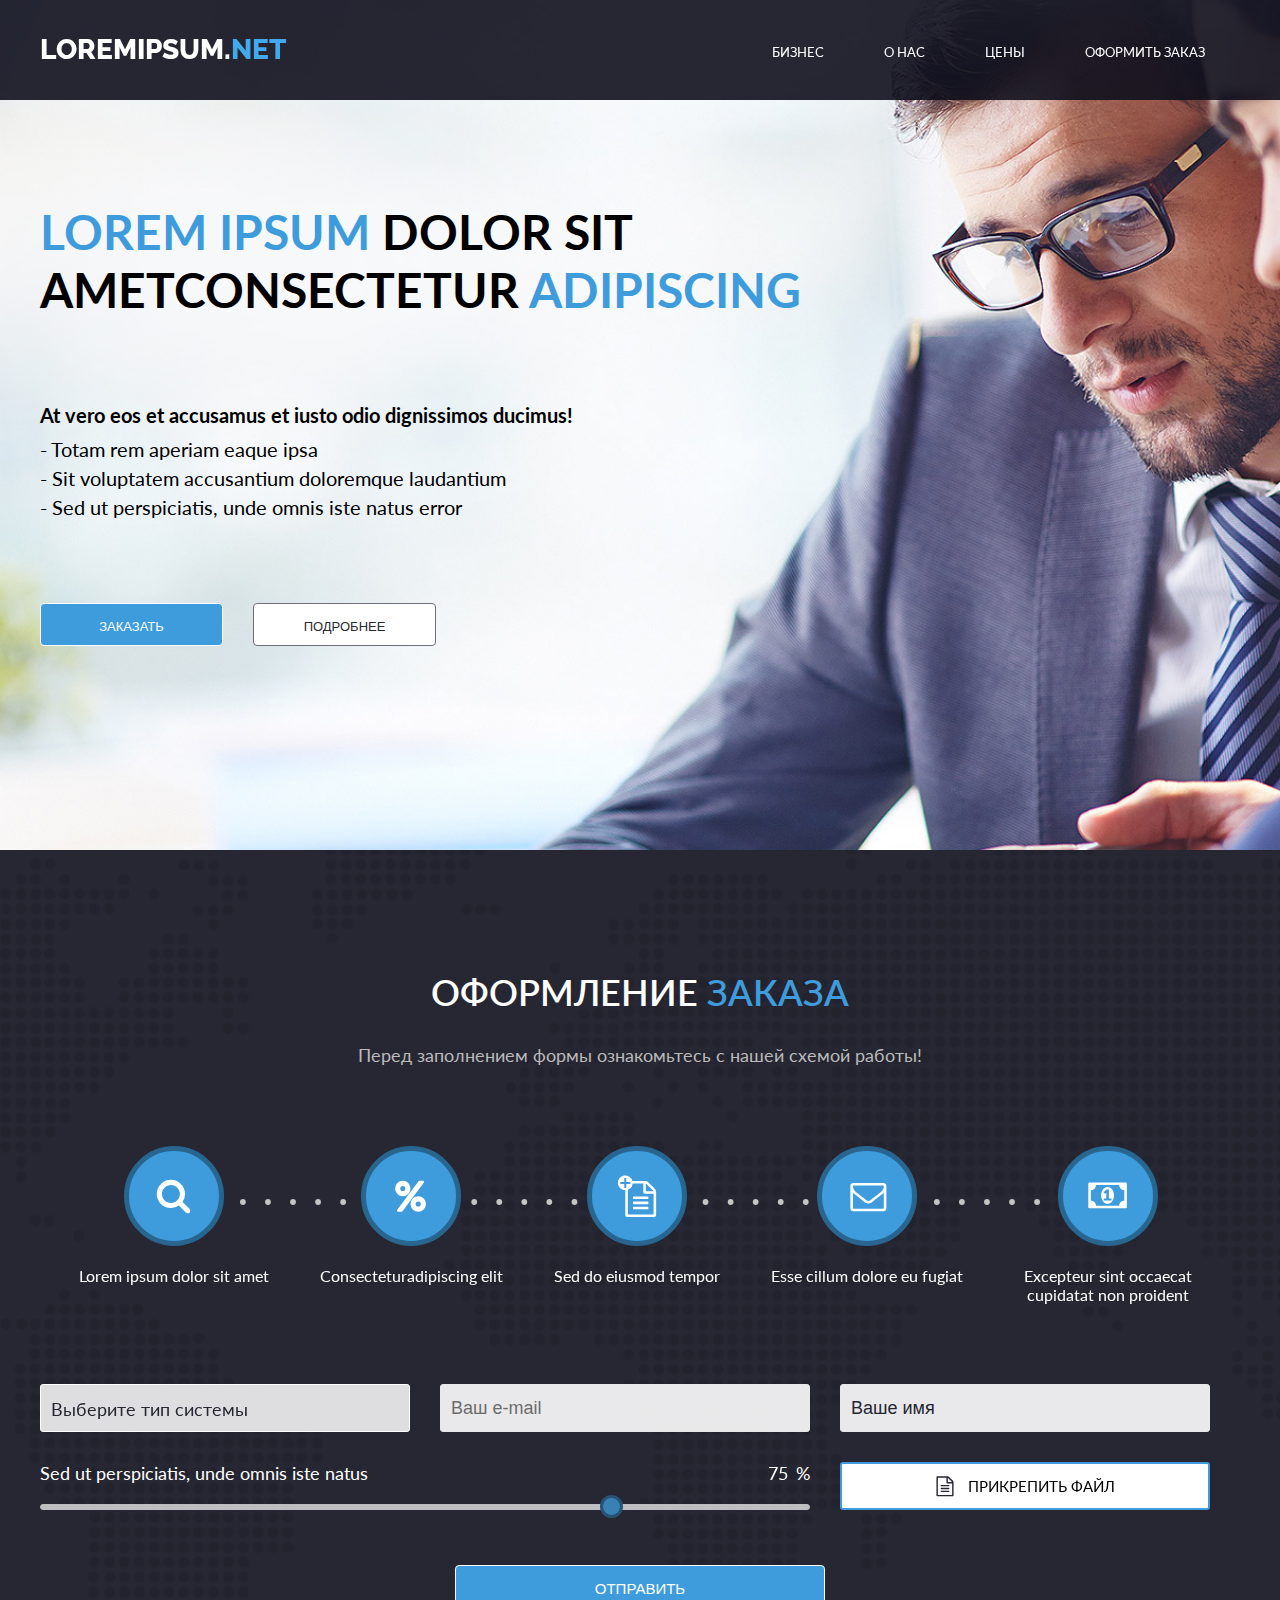
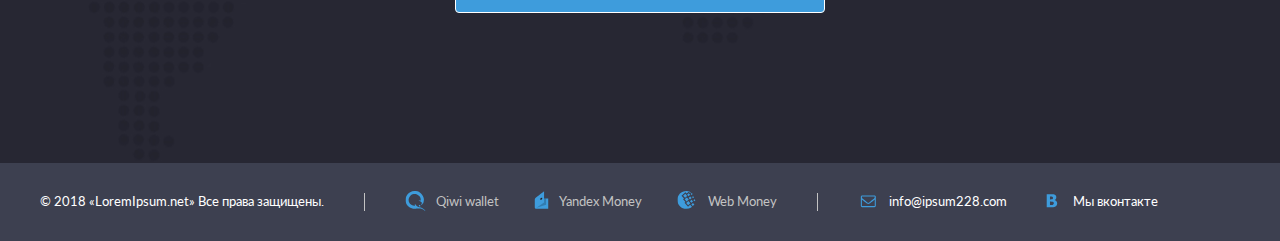
<file: test_for_softcorp/srs/index.html>
<!DOCTYPE html>
<html lang="en" xmlns="http://www.w3.org/1999/html">
  <head>
    <meta charset="UTF-8" />
    <meta name="viewport" content="width=device-width, initial-scale=1.0" />
    <title>test for softcorp</title>
    <base target="_blank" />
    <link rel="stylesheet" href="styles/styles-test.css" />
  </head>
  <body>
  <!--Start svg-sprite-->
  <svg class="svg-sprites" xmlns="http://www.w3.org/2000/svg">
    <symbol id="files" viewBox="0 0 100 100">
      <circle cx="50" cy="50" r="47.5" fill="#3E9CDC" stroke="#286690" stroke-width="5" />
      <path
        d="M45.993 52.372v-1.285c0-.362.282-.643.643-.643H60.78c.361 0 .643.281.643.643v1.285a.635.635 0 0 1-.643.643H46.636a.635.635 0 0 1-.643-.643zM46.636 55.587H60.78c.361 0 .643.281.643.643v1.285a.635.635 0 0 1-.643.643H46.636a.635.635 0 0 1-.643-.643V56.23c0-.362.282-.643.643-.643zM46.636 60.73H60.78c.361 0 .643.28.643.642v1.286a.635.635 0 0 1-.643.643H46.636a.635.635 0 0 1-.643-.643v-1.286c0-.361.282-.642.643-.642z"
        fill="#fff"
      />
      <path
        fill-rule="evenodd"
        clip-rule="evenodd"
        d="M38.279 44.315a7.415 7.415 0 1 1 7.173-9.3h12.756c1.064 0 2.55.623 3.294 1.366l6.268 6.268c.743.743 1.366 2.23 1.366 3.295v23.143a1.93 1.93 0 0 1-1.928 1.928h-27a1.93 1.93 0 0 1-1.93-1.928V44.315zm2.571-.458a7.421 7.421 0 0 0 4.813-6.27h10.616v8.357a1.93 1.93 0 0 0 1.928 1.928h8.358v20.572H40.85V43.857zm18.824-5.668c-.14-.14-.482-.321-.824-.442v7.554h7.554c-.12-.342-.301-.683-.442-.824l-6.288-6.288zm-20.395-.29h4v-2h-4v-4h-2v4h-4v2h4v4h2v-4z"
        fill="#fff"
      />
    </symbol>
    <symbol id="loupe" viewBox="0 0 100 100">
      <circle cx="50" cy="50" r="47.5" fill="#3E9CDC" stroke="#286690" stroke-width="5" />
      <path
        d="M55.929 47.929c0 4.962-4.038 9-9 9s-9-4.038-9-9 4.038-9 9-9 9 4.038 9 9zm10.285 16.714c0-.683-.281-1.346-.743-1.808l-6.89-6.89a14.11 14.11 0 0 0 2.49-8.016c0-7.815-6.328-14.143-14.142-14.143-7.815 0-14.143 6.328-14.143 14.143 0 7.814 6.328 14.142 14.143 14.142a14.11 14.11 0 0 0 8.015-2.49l6.89 6.87a2.522 2.522 0 0 0 1.809.763 2.59 2.59 0 0 0 2.571-2.571z"
        fill="#fff"
      />
    </symbol>
    <symbol id="mail" viewBox="0 0 100 100">
      <circle cx="50" cy="50" r="47.5" fill="#3E9CDC" stroke="#286690" stroke-width="5" />
      <path
        d="M66.795 62.107a.661.661 0 0 1-.643.643H36.581a.661.661 0 0 1-.643-.643V46.68c.422.482.884.924 1.386 1.325 2.873 2.21 5.766 4.46 8.558 6.79 1.507 1.266 3.375 2.813 5.465 2.813h.04c2.089 0 3.957-1.547 5.464-2.812 2.792-2.33 5.685-4.58 8.558-6.79.502-.402.964-.844 1.386-1.326v15.428zm0-21.114c0 1.708-1.647 3.938-2.953 4.962-2.692 2.11-5.384 4.24-8.056 6.369-1.065.864-2.993 2.712-4.4 2.712h-.04c-1.406 0-3.334-1.849-4.4-2.712-2.67-2.13-5.363-4.26-8.055-6.369-1.808-1.426-2.953-3.415-2.953-5.705 0-.342.301-.643.643-.643h29.571c.764 0 .643.884.643 1.386zm2.572-.743a3.224 3.224 0 0 0-3.215-3.214H36.581a3.224 3.224 0 0 0-3.214 3.214v21.857a3.224 3.224 0 0 0 3.214 3.214h29.571a3.224 3.224 0 0 0 3.215-3.214V40.25z"
        fill="#fff"
      />
    </symbol>
    <symbol id="mail-footer" viewBox="0 0 21 20">
      <path
        d="M16.75 14.85a.275.275 0 0 1-.267.267H4.16a.275.275 0 0 1-.268-.268V8.421c.176.2.369.385.578.552 1.197.92 2.402 1.858 3.566 2.83.627.527 1.406 1.171 2.276 1.171h.017c.87 0 1.65-.644 2.277-1.172a114.783 114.783 0 0 1 3.566-2.829c.209-.167.402-.352.577-.552v6.428zm0-8.798c0 .711-.686 1.64-1.23 2.067a517.56 517.56 0 0 0-3.357 2.654c-.443.36-1.247 1.13-1.833 1.13h-.017c-.586 0-1.39-.77-1.833-1.13a518.102 518.102 0 0 0-3.356-2.654c-.754-.594-1.23-1.423-1.23-2.377 0-.142.125-.268.267-.268h12.322c.318 0 .267.368.267.578zm1.072-.31c0-.737-.603-1.34-1.34-1.34H4.163c-.738 0-1.34.603-1.34 1.34v9.107c0 .737.602 1.34 1.34 1.34h12.32c.737 0 1.34-.603 1.34-1.34V5.742z"
        fill="#3E9CDC"
      />
    </symbol>
    <symbol id="payment" viewBox="0 0 100 100">
      <circle cx="50" cy="50" r="47.5" fill="#3E9CDC" stroke="#286690" stroke-width="5" />
      <path
        d="M45.729 54.536v-1.929H48.3v-5.786h-.04c-.321.503-.623.724-1.105 1.146l-1.547-1.608 2.973-2.752h2.29v9h2.572v1.929h-7.714zm10.285-5.143c0-3.656-2.21-8.357-6.428-8.357-4.219 0-6.429 4.7-6.429 8.357 0 3.656 2.21 8.357 6.429 8.357s6.428-4.7 6.428-8.357zM66.3 54.536a5.153 5.153 0 0 0-5.143 5.143H38.015a5.153 5.153 0 0 0-5.143-5.143V44.25a5.153 5.153 0 0 0 5.142-5.143h23.143A5.153 5.153 0 0 0 66.3 44.25v10.286zm2.572-16.715c0-.703-.583-1.285-1.286-1.285h-36c-.703 0-1.286.582-1.286 1.285v23.143c0 .703.583 1.286 1.286 1.286h36c.703 0 1.286-.583 1.286-1.286V37.821z"
        fill="#fff"
      />
    </symbol>
    <symbol id="percent" viewBox="0 0 100 100">
      <circle cx="50" cy="50" r="47.5" fill="#3E9CDC" stroke="#286690" stroke-width="5" />
      <path
        d="M59.786 57.964a2.59 2.59 0 0 1-2.572 2.572 2.59 2.59 0 0 1-2.571-2.572 2.59 2.59 0 0 1 2.571-2.571 2.59 2.59 0 0 1 2.572 2.571zM44.357 42.536a2.59 2.59 0 0 1-2.571 2.571 2.59 2.59 0 0 1-2.572-2.571 2.59 2.59 0 0 1 2.572-2.572 2.59 2.59 0 0 1 2.571 2.572zM64.93 57.964a7.716 7.716 0 0 0-7.715-7.714 7.716 7.716 0 0 0-7.714 7.714 7.716 7.716 0 0 0 7.714 7.715 7.716 7.716 0 0 0 7.715-7.715zM63 36.107c0-.703-.583-1.286-1.286-1.286H58.5c-.402 0-.783.201-1.025.523L36.261 63.629c-.16.221-.261.483-.261.764 0 .703.583 1.286 1.286 1.286H40.5c.402 0 .783-.201 1.025-.523L62.739 36.87c.16-.22.261-.482.261-.763zm-13.5 6.429a7.716 7.716 0 0 0-7.714-7.715 7.716 7.716 0 0 0-7.715 7.715 7.716 7.716 0 0 0 7.715 7.714 7.716 7.716 0 0 0 7.714-7.714z"
        fill="#fff"
      />
    </symbol>
    <symbol id="oll-points" viewBox="0 0 830 6">
      <circle cx="81.011" cy="3" r="3" fill="#C4C4C4" />
      <circle cx="107.011" cy="3" r="3" fill="#C4C4C4" />
      <circle cx="55.011" cy="3" r="3" fill="#C4C4C4" />
      <circle cx="29.011" cy="3" r="3" fill="#C4C4C4" />
      <circle cx="3.011" cy="3" r="3" fill="#C4C4C4" />
      <circle cx="321" cy="3" r="3" fill="#C4C4C4" />
      <circle cx="347" cy="3" r="3" fill="#C4C4C4" />
      <circle cx="295" cy="3" r="3" fill="#C4C4C4" />
      <circle cx="269" cy="3" r="3" fill="#C4C4C4" />
      <circle cx="243" cy="3" r="3" fill="#C4C4C4" />
      <circle cx="561" cy="3" r="3" fill="#C4C4C4" />
      <circle cx="587" cy="3" r="3" fill="#C4C4C4" />
      <circle cx="535" cy="3" r="3" fill="#C4C4C4" />
      <circle cx="509" cy="3" r="3" fill="#C4C4C4" />
      <circle cx="483" cy="3" r="3" fill="#C4C4C4" />
      <circle cx="800.972" cy="3" r="3" fill="#C4C4C4" />
      <circle cx="826.972" cy="3" r="3" fill="#C4C4C4" />
      <circle cx="774.972" cy="3" r="3" fill="#C4C4C4" />
      <circle cx="748.972" cy="3" r="3" fill="#C4C4C4" />
      <circle cx="722.972" cy="3" r="3" fill="#C4C4C4" />
    </symbol>
    <symbol id="vk" viewBox="0 0 21 20">
      <path
        d="M15.18 12.286c0 .65-.123 1.222-.369 1.714s-.577.9-.993 1.222a4.598 4.598 0 0 1-1.626.826c-.586.164-1.333.246-2.241.246H4.713V3.207h4.623c.96 0 1.687.038 2.18.114.497.07.963.223 1.397.457.469.252.817.59 1.046 1.011.234.422.351.908.351 1.46 0 .638-.16 1.206-.483 1.704a2.794 2.794 0 0 1-1.319 1.099v.07c.81.17 1.457.519 1.943 1.046.486.522.73 1.228.73 2.118zm-4.21-5.379c0-.21-.055-.427-.167-.65a.961.961 0 0 0-.5-.483 2.042 2.042 0 0 0-.774-.15 36.06 36.06 0 0 0-1.318-.017h-.229v2.768h.413c.563 0 .955-.006 1.178-.017.229-.012.463-.074.703-.185.264-.123.445-.293.545-.51.1-.217.15-.469.15-.756zm.827 5.318c0-.405-.082-.721-.247-.95-.164-.228-.41-.4-.738-.518-.199-.076-.474-.117-.826-.123a43.486 43.486 0 0 0-1.397-.018h-.607v3.279h.176c.855 0 1.447-.006 1.775-.018.329-.012.662-.09 1.002-.237.3-.13.516-.317.65-.563.141-.252.212-.536.212-.852z"
        fill="#3E9CDC"
      />
    </symbol>
    <symbol id="yandex-money" viewBox="0 0 15 18">
      <path
        fill-rule="evenodd"
        clip-rule="evenodd"
        d="M.78 8.93c0-.983.083-1.608 2.138-3.13C4.62 4.542 10.073.238 10.073.238v7.185h4.147v10.34H2.075A1.294 1.294 0 0 1 .78 16.479V8.93z"
        fill="#3E9CDC"
      />
      <path
        fill-rule="evenodd"
        clip-rule="evenodd"
        d="M10.073 7.422v4.163l-7.62 5.148 9.634-3.108V7.422h-2.014z"
        fill="#000"
        fill-opacity=".2"
      />
      <path
        fill-rule="evenodd"
        clip-rule="evenodd"
        d="M6.59 7.207c.446-.527 1.097-.713 1.454-.415.358.297.286.965-.16 1.492-.445.526-1.096.712-1.453.415-.358-.298-.286-.966.16-1.492z"
        fill="#231F20"
      />
    </symbol>
    <symbol id="ipt-file" viewBox="0 0 18 21">
      <path
        d="M16.813 4.609 13.33 1.127c-.413-.413-1.239-.76-1.83-.76h-10C.908.368.429.848.429 1.44v17.858c0 .591.48 1.07 1.071 1.07h15c.591 0 1.071-.479 1.071-1.07V6.439c0-.591-.346-1.417-.759-1.83zm-4.956-2.723c.19.067.38.167.458.245l3.493 3.494c.078.078.179.267.246.457h-4.197V1.886zm4.286 17.053H1.857V1.796h8.572V6.44c0 .592.48 1.072 1.071 1.072h4.643v11.428zM4.714 9.296v.715c0 .2.157.357.357.357h7.858c.2 0 .357-.156.357-.357v-.715c0-.2-.156-.357-.357-.357H5.07c-.2 0-.357.157-.357.357zm8.215 2.5H5.07c-.2 0-.357.157-.357.358v.714c0 .2.157.357.357.357h7.858c.2 0 .357-.156.357-.357v-.714c0-.201-.156-.357-.357-.357zm0 2.858H5.07c-.2 0-.357.156-.357.357v.714c0 .201.157.357.357.357h7.858c.2 0 .357-.156.357-.357v-.714c0-.201-.156-.357-.357-.357z"
        fill="#272733"
      />
    </symbol>
    <symbol id="vector" viewBox="0 0 1 18">
      <path fill-rule="evenodd" clip-rule="evenodd" d="M0 0h1v18H0V0z" fill="#C3C3C3" />
    </symbol>
    <symbol id="cursor" viewBox="0 0 21 21">
      <path
        d="M14.934 12.348a.307.307 0 0 1-.09.206l-.446.446a.308.308 0 0 1-.205.09.308.308 0 0 1-.206-.09l-3.509-3.509-3.509 3.51a.308.308 0 0 1-.205.088A.29.29 0 0 1 6.56 13l-.447-.446a.307.307 0 0 1-.089-.206c0-.071.036-.151.09-.205l4.16-4.16a.308.308 0 0 1 .205-.09c.072 0 .152.036.206.09l4.16 4.16c.054.054.09.134.09.205z"
        fill="#fff"
      />
    </symbol>
  </svg>
  <!--Finish svg-sprite-->
    <header class="header-background background">
      <div class="nav">
        <div class="nav-block container">
          <a class="nav__href-main" href="#" target="_self">LoremIpsum.<span class="detailed-nav-text">Net</span></a>
          <nav class="nav__href-block">
            <a class="nav-href" href="#">Бизнес</a>
            <a class="nav-href" href="#">О нас</a>
            <a class="nav-href" href="#">Цены</a>
            <a class="nav-href" href="#">Оформить заказ</a>
          </nav>
        </div>
      </div>
      <section class="header-block container">
        <h1 class="header-block__title">
          <span class="detailed-text">Lorem ipsum</span> dolor sit ametconsectetur<span class="detailed-text">
            adipiscing</span
          >
        </h1>
        <ul class="header-block__text-block">
          <li class="header-block__txt-title">At vero eos et accusamus et iusto odio dignissimos ducimus!</li>
          <li class="header-block__txt">- Totam rem aperiam eaque ipsa</li>
          <li class="header-block__txt">- Sit voluptatem accusantium doloremque laudantium</li>
          <li class="header-block__txt">- Sed ut perspiciatis, unde omnis iste natus error</li>
        </ul>
        <div class="header-block__btns">
          <a href="#"><button class="header-block__btn header-block__btn_main">заказать</button></a>
          <a href="#"><button class="header-block__btn">подробнее</button></a>
        </div>
      </section>
    </header>
    <div class="content-background background">
      <div class="content container">
        <div class="content__title">
          <h2 class="content__title_title">Оформление <span class="detailed-text"> заказа</span></h2>
          <p class="content__title_txt">Перед заполнением формы ознакомьтесь с нашей схемой работы!</p>
        </div>
        <div class="content__svg-block">
          <div class="svg-block svg-block_loupe">
            <svg class="loupe" height="100" width="100">
              <use href="#loupe"></use>
            </svg>
            <p class="svg-block__txt">Lorem ipsum dolor sit amet</p>
          </div>
          <div class="svg-block svg-block_percent">
            <svg class="percent" height="100" width="100">
              <use href="#percent"></use>
            </svg>
            <p class="svg-block__txt">Сonsecteturadipiscing elit</p>
          </div>
          <div class="svg-block svg-block_files">
            <svg class="files" height="100" width="100">
              <use href="#files"></use>
            </svg>
            <p class="svg-block__txt">Sed do eiusmod tempor</p>
          </div>
          <div class="svg-block svg-block_mail">
            <svg class="mail" height="100" width="100">
              <use href="#mail"></use>
            </svg>
            <p class="svg-block__txt">Esse cillum dolore eu fugiat</p>
          </div>
          <div class="svg-block svg-block_payment">
            <svg class="payment" height="100" width="100">
              <use href="#payment"></use>
            </svg>
            <p class="svg-block__txt svg-block__txt_payment">Excepteur sint occaecat cupidatat non proident</p>
          </div>
          <svg class="oll-points" width="800" height="6">
            <use href="#oll-points"></use>
          </svg>
        </div>
        <form class="content__form">
          <ul>
            <li class="select__ipt sel-main">
              <div class="menu__first-level">
                <ul class="sel-second-level">
                  <li>
                    <a href="#">Sed ut perspiciatis</a>
                  </li>
                  <li>
                    <a href="#">Nemo enim ipsam</a>
                  </li>
                  <li>
                    <a href="#">Et harum quidem</a>
                  </li>
                  <li>
                    <a href="#">Temporibus autem</a>
                  </li>
                  <li>
                    <a href="#">Itaque earum rerum</a>
                  </li>
                </ul>
                <a href="#" class="choice-href">Выберите тип системы</a>
              </div>
            </li>
          </ul>
<!--          <label class="select__lbl ipt" for="select">-->
<!--            <select class="select__ipt ipt" id="select">-->
<!--              <option class="select__option option-disabled" disabled selected>Выберите тип системы</option>-->
<!--              <option class="select__option" value="1">Sed ut perspiciatis</option>-->
<!--              <option class="select__option" value="2">Nemo enim ipsam</option>-->
<!--              <option class="select__option" value="3">Et harum quidem</option>-->
<!--              <option class="select__option" value="4">Temporibus autem</option>-->
<!--              <option class="select__option" value="5">Itaque earum rerum</option>-->
<!--            </select>-->
<!--          </label>-->
          <label class="email__lbl ipt" for="ipt_email">
            <input class="email__ipt ipt" name="iptEmail" id="ipt_email" type="email" placeholder="Ваш e-mail" />
          </label>
          <label class="user-name__lbl ipt" for="ipt_name">
            <input class="user-name__ipt ipt" name="iptName" id="ipt_name" type="text" placeholder="Ваше имя" />
          </label>
          <div class="range__block">
            <p class="range__txt range__txt_title">Sed ut perspiciatis, unde omnis iste natus</p>
            <input class="range__ipt" name="range" id="range" type="range" value="75" />
            <label class="range__lbl" for="range" id="persentDemo"></label>
            <p class="range__txt range__txt_percent">%</p>
          </div>
          <div class="file__block">
            <svg class="" width="18" height="21">
              <use href="#ipt-file"></use>
            </svg>
            <label class="file__lbl ipt" for="file-ipt">Прикрепить файл</label>
            <input class="file__ipt ipt" id="file-ipt" type="file" name="file" />
          </div>
        </form>
        <button class="content__btn ipt" type="submit">отправить</button>
      </div>
    </div>
    <div class="footer-background">
      <div class="container">
        <footer class="footer">
          <p class="footer-txt">&copy 2018 «LoremIpsum.net» Все права защищены.</p>
          <svg class="vector" width="1" height="18">
            <use href="#vector"></use>
          </svg>
          <div class="footer-block footer-block__payment">
            <div class="data-block">
              <svg
                class="data-block__svg"
                width="21"
                height="20"
                viewBox="0 0 21 20"
                fill="none"
                xmlns="http://www.w3.org/2000/svg"
              >
                <g clip-path="url(#clip0_4_174)">
                  <g clip-path="url(#clip1_4_174)">
                    <path
                      d="M16.9118 13.4559C16.9719 13.8435 16.845 14.0076 16.7167 14.0076C16.5885 14.0076 16.4028 13.85 16.1957 13.5373C15.9887 13.2245 15.9179 12.8769 16.0181 12.6986C16.0558 12.6368 16.1167 12.5915 16.1881 12.572C16.2595 12.5525 16.3359 12.5604 16.4015 12.5939C16.7421 12.718 16.8757 13.2233 16.9118 13.4559ZM15.0241 14.3061C15.4343 14.6408 15.5585 15.0389 15.3421 15.3193C15.2762 15.3977 15.1922 15.46 15.0968 15.5013C15.0014 15.5426 14.8974 15.5617 14.793 15.557C14.5642 15.5574 14.3425 15.4801 14.1665 15.3386C13.7951 15.0246 13.6856 14.5142 13.9287 14.2247C13.9824 14.1653 14.0494 14.1186 14.1247 14.0881C14.2 14.0577 14.2814 14.0443 14.3629 14.049C14.6077 14.0569 14.8418 14.1479 15.0241 14.3061V14.3061ZM14.3402 17.5367C16.1022 17.5367 18.0139 18.1208 20.1313 19.9351C20.3424 20.1161 20.6243 19.8912 20.4399 19.6651C18.3599 17.1258 16.4322 16.6412 14.5178 16.2329C12.172 15.7315 10.9643 14.4535 10.1187 13.0514C9.95167 12.7723 9.87552 12.8214 9.86083 13.1806C9.84679 13.7131 9.88841 14.2456 9.98507 14.7701V14.7701C9.89022 14.7701 9.79403 14.7701 9.69918 14.7701C8.49698 14.7701 7.32179 14.4252 6.32219 13.7792C5.3226 13.1331 4.54352 12.2148 4.08346 11.1404C3.6234 10.0661 3.50302 8.88385 3.73756 7.7433C3.9721 6.60275 4.55101 5.55509 5.40109 4.7328C6.25117 3.91051 7.33424 3.35053 8.51334 3.12366C9.69244 2.89679 10.9146 3.01322 12.0253 3.45824C13.136 3.90326 14.0853 4.65688 14.7532 5.62379C15.4211 6.5907 15.7776 7.72748 15.7776 8.89037C15.7782 9.11877 15.7653 9.347 15.7389 9.57397C15.0985 9.49597 14.4514 9.48427 13.8085 9.53908C13.5773 9.55846 13.6107 9.6683 13.7844 9.69285C15.7883 10.0431 17.175 11.2435 17.4902 13.4339C17.4914 13.445 17.4961 13.4555 17.5037 13.4638C17.5114 13.4722 17.5215 13.478 17.5328 13.4804C17.544 13.4828 17.5558 13.4818 17.5664 13.4774C17.577 13.473 17.5859 13.4654 17.5918 13.4559C18.6342 11.7703 19.0706 9.79838 18.8329 7.84774C18.5952 5.89709 17.6968 4.07738 16.2778 2.67245C14.8588 1.26752 12.999 0.356356 10.9885 0.0810911C8.97799 -0.194174 6.92984 0.181935 5.1635 1.15075C3.39717 2.11957 2.01197 3.62662 1.22396 5.43683C0.435958 7.24704 0.289461 9.25863 0.807322 11.1578C1.32518 13.057 2.47828 14.737 4.08676 15.9358C5.69524 17.1346 7.66865 17.7848 9.69918 17.7849C11.0418 17.7887 12.379 17.5355 14.3402 17.5355V17.5367Z"
                      fill="#3E9CDC"
                    />
                  </g>
                </g>
                <defs>
                  <clipPath id="clip0_4_174">
                    <rect width="20" height="20" fill="white" transform="translate(0.499939)" />
                  </clipPath>
                  <clipPath id="clip1_4_174">
                    <rect width="20" height="20" fill="white" transform="translate(0.499939)" />
                  </clipPath>
                </defs>
              </svg>
              <p class="footer-txt">Qiwi wallet</p>
            </div>
            <div class="data-block">
              <svg class="data-block__svg" width="15" height="18">
                <use href="#yandex-money"></use>
              </svg>
              <p class="footer-txt">Yandex Money</p>
            </div>
            <div class="data-block">
              <svg
                class="data-block__svg"
                width="21"
                height="20"
                viewBox="0 0 21 20"
                fill="none"
                xmlns="http://www.w3.org/2000/svg"
              >
                <g clip-path="url(#clip0_4_184)">
                  <path
                    d="M9.34077 0C10.751 0 12.0928 0.323103 13.2969 0.901077C13.4857 0.986269 13.6758 1.08823 13.864 1.19028L13.0384 1.92159L11.8007 0.646297L9.66802 2.51651L8.41214 1.17307L4.49048 4.65889L7.00126 7.39646L6.02108 8.24641L8.49822 10.984L7.51795 11.8336L11.0613 15.7274L13.1585 13.823L14.9826 15.8639C14.6211 16.136 14.2255 16.4086 13.796 16.6462C12.4886 17.3773 10.9747 17.8016 9.35814 17.8016C4.38691 17.8016 0.345546 13.8066 0.345546 8.89314C0.327991 4.01286 4.37007 0 9.34077 0ZM7.68931 8.34864L9.83937 6.44418L11.7662 8.56952L9.61567 10.4738L7.68931 8.34864ZM9.22053 12.0214L11.3531 10.1001L13.2969 12.2253L11.1467 14.1298L9.22053 12.0214ZM6.15942 4.72713L8.30886 2.82267L10.2352 4.948L8.08507 6.85238L6.15942 4.72713ZM10.0974 3.70661L11.6971 2.27842L13.1423 3.85978L11.5426 5.30485L10.0974 3.70661ZM12.9529 10.2528L14.5521 8.82456L15.9972 10.4224L14.3974 11.8516L12.9529 10.2528ZM14.3631 13.4668L15.9629 12.0382L17.4068 13.6195L15.8076 15.0644L14.3631 13.4668ZM15.0168 6.12107L16.0831 5.16879L17.0459 6.22339L15.9799 7.17531L15.0168 6.12107ZM13.6408 2.97548L14.7071 2.00651L15.6707 3.07753L14.6036 4.02972L13.6408 2.97548ZM16.3755 9.26693L17.4417 8.31474L18.422 9.36898L17.3389 10.3209L16.3755 9.26693ZM11.5768 6.90341L13.1766 5.47513L14.6211 7.05614L13.022 8.48469L11.5768 6.90341Z"
                    fill="#3E9CDC"
                  />
                </g>
                <defs>
                  <clipPath id="clip0_4_184">
                    <rect width="20" height="20" fill="white" transform="translate(0.5)" />
                  </clipPath>
                </defs>
              </svg>
              <p class="footer-txt">Web Money</p>
            </div>
          </div>
          <svg class="vector vector-two" width="1" height="18">
            <use href="#vector"></use>
          </svg>
          <div class="footer-block footer-block__contacts">
            <div class="data-block">
              <svg class="data-block__svg" width="21" height="20">
                <use href="#mail-footer"></use>
              </svg>
              <a class="footer-href" href="mailto:info@ipsum228.com">info@ipsum228.com</a>
            </div>
            <div class="data-block">
              <svg class="data-block__svg" width="21" height="20">
                <use href="#vk"></use>
              </svg>
              <a class="footer-href" href="#">Мы вконтакте</a>
            </div>
          </div>
        </footer>
      </div>
    </div>
    <script src="scripts/scripts.js"></script>
  </body>
</html>
</file>
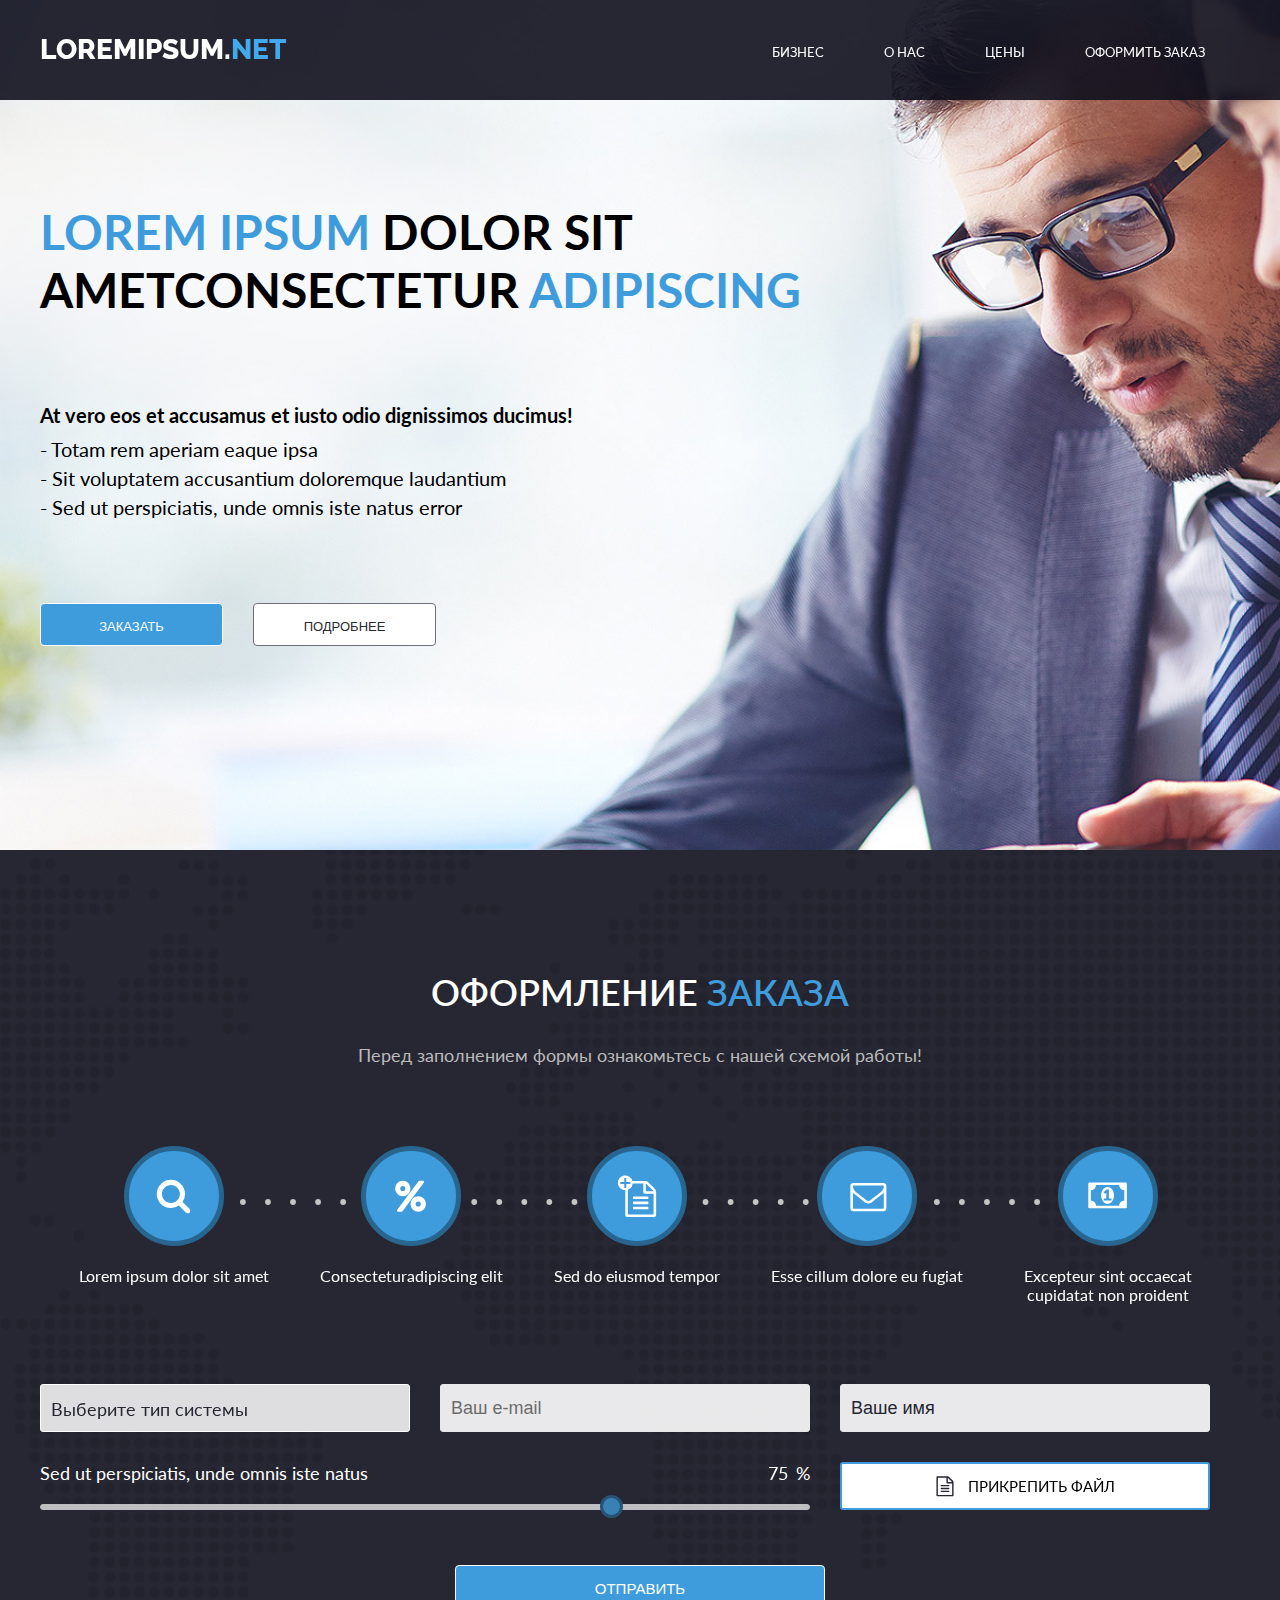
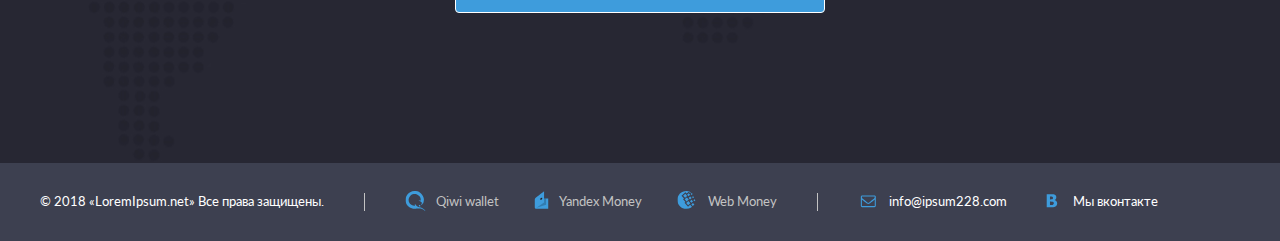
<file: test_of_softcorp/srs/index.html>
<!DOCTYPE html>
<html lang="en" xmlns="http://www.w3.org/1999/html">
  <head>
    <meta charset="UTF-8" />
    <meta name="viewport" content="width=device-width, initial-scale=1.0" />
    <title>test for softcorp</title>
    <base target="_blank" />
    <link rel="stylesheet" href="styles/styles.css" />
  </head>
  <body>
  <!--Start svg-sprite-->
  <svg class="svg-sprites" xmlns="http://www.w3.org/2000/svg">
    <symbol id="files" viewBox="0 0 100 100">
      <circle cx="50" cy="50" r="47.5" fill="#3E9CDC" stroke="#286690" stroke-width="5" />
      <path
        d="M45.993 52.372v-1.285c0-.362.282-.643.643-.643H60.78c.361 0 .643.281.643.643v1.285a.635.635 0 0 1-.643.643H46.636a.635.635 0 0 1-.643-.643zM46.636 55.587H60.78c.361 0 .643.281.643.643v1.285a.635.635 0 0 1-.643.643H46.636a.635.635 0 0 1-.643-.643V56.23c0-.362.282-.643.643-.643zM46.636 60.73H60.78c.361 0 .643.28.643.642v1.286a.635.635 0 0 1-.643.643H46.636a.635.635 0 0 1-.643-.643v-1.286c0-.361.282-.642.643-.642z"
        fill="#fff"
      />
      <path
        fill-rule="evenodd"
        clip-rule="evenodd"
        d="M38.279 44.315a7.415 7.415 0 1 1 7.173-9.3h12.756c1.064 0 2.55.623 3.294 1.366l6.268 6.268c.743.743 1.366 2.23 1.366 3.295v23.143a1.93 1.93 0 0 1-1.928 1.928h-27a1.93 1.93 0 0 1-1.93-1.928V44.315zm2.571-.458a7.421 7.421 0 0 0 4.813-6.27h10.616v8.357a1.93 1.93 0 0 0 1.928 1.928h8.358v20.572H40.85V43.857zm18.824-5.668c-.14-.14-.482-.321-.824-.442v7.554h7.554c-.12-.342-.301-.683-.442-.824l-6.288-6.288zm-20.395-.29h4v-2h-4v-4h-2v4h-4v2h4v4h2v-4z"
        fill="#fff"
      />
    </symbol>
    <symbol id="loupe" viewBox="0 0 100 100">
      <circle cx="50" cy="50" r="47.5" fill="#3E9CDC" stroke="#286690" stroke-width="5" />
      <path
        d="M55.929 47.929c0 4.962-4.038 9-9 9s-9-4.038-9-9 4.038-9 9-9 9 4.038 9 9zm10.285 16.714c0-.683-.281-1.346-.743-1.808l-6.89-6.89a14.11 14.11 0 0 0 2.49-8.016c0-7.815-6.328-14.143-14.142-14.143-7.815 0-14.143 6.328-14.143 14.143 0 7.814 6.328 14.142 14.143 14.142a14.11 14.11 0 0 0 8.015-2.49l6.89 6.87a2.522 2.522 0 0 0 1.809.763 2.59 2.59 0 0 0 2.571-2.571z"
        fill="#fff"
      />
    </symbol>
    <symbol id="mail" viewBox="0 0 100 100">
      <circle cx="50" cy="50" r="47.5" fill="#3E9CDC" stroke="#286690" stroke-width="5" />
      <path
        d="M66.795 62.107a.661.661 0 0 1-.643.643H36.581a.661.661 0 0 1-.643-.643V46.68c.422.482.884.924 1.386 1.325 2.873 2.21 5.766 4.46 8.558 6.79 1.507 1.266 3.375 2.813 5.465 2.813h.04c2.089 0 3.957-1.547 5.464-2.812 2.792-2.33 5.685-4.58 8.558-6.79.502-.402.964-.844 1.386-1.326v15.428zm0-21.114c0 1.708-1.647 3.938-2.953 4.962-2.692 2.11-5.384 4.24-8.056 6.369-1.065.864-2.993 2.712-4.4 2.712h-.04c-1.406 0-3.334-1.849-4.4-2.712-2.67-2.13-5.363-4.26-8.055-6.369-1.808-1.426-2.953-3.415-2.953-5.705 0-.342.301-.643.643-.643h29.571c.764 0 .643.884.643 1.386zm2.572-.743a3.224 3.224 0 0 0-3.215-3.214H36.581a3.224 3.224 0 0 0-3.214 3.214v21.857a3.224 3.224 0 0 0 3.214 3.214h29.571a3.224 3.224 0 0 0 3.215-3.214V40.25z"
        fill="#fff"
      />
    </symbol>
    <symbol id="mail-footer" viewBox="0 0 21 20">
      <path
        d="M16.75 14.85a.275.275 0 0 1-.267.267H4.16a.275.275 0 0 1-.268-.268V8.421c.176.2.369.385.578.552 1.197.92 2.402 1.858 3.566 2.83.627.527 1.406 1.171 2.276 1.171h.017c.87 0 1.65-.644 2.277-1.172a114.783 114.783 0 0 1 3.566-2.829c.209-.167.402-.352.577-.552v6.428zm0-8.798c0 .711-.686 1.64-1.23 2.067a517.56 517.56 0 0 0-3.357 2.654c-.443.36-1.247 1.13-1.833 1.13h-.017c-.586 0-1.39-.77-1.833-1.13a518.102 518.102 0 0 0-3.356-2.654c-.754-.594-1.23-1.423-1.23-2.377 0-.142.125-.268.267-.268h12.322c.318 0 .267.368.267.578zm1.072-.31c0-.737-.603-1.34-1.34-1.34H4.163c-.738 0-1.34.603-1.34 1.34v9.107c0 .737.602 1.34 1.34 1.34h12.32c.737 0 1.34-.603 1.34-1.34V5.742z"
        fill="#3E9CDC"
      />
    </symbol>
    <symbol id="payment" viewBox="0 0 100 100">
      <circle cx="50" cy="50" r="47.5" fill="#3E9CDC" stroke="#286690" stroke-width="5" />
      <path
        d="M45.729 54.536v-1.929H48.3v-5.786h-.04c-.321.503-.623.724-1.105 1.146l-1.547-1.608 2.973-2.752h2.29v9h2.572v1.929h-7.714zm10.285-5.143c0-3.656-2.21-8.357-6.428-8.357-4.219 0-6.429 4.7-6.429 8.357 0 3.656 2.21 8.357 6.429 8.357s6.428-4.7 6.428-8.357zM66.3 54.536a5.153 5.153 0 0 0-5.143 5.143H38.015a5.153 5.153 0 0 0-5.143-5.143V44.25a5.153 5.153 0 0 0 5.142-5.143h23.143A5.153 5.153 0 0 0 66.3 44.25v10.286zm2.572-16.715c0-.703-.583-1.285-1.286-1.285h-36c-.703 0-1.286.582-1.286 1.285v23.143c0 .703.583 1.286 1.286 1.286h36c.703 0 1.286-.583 1.286-1.286V37.821z"
        fill="#fff"
      />
    </symbol>
    <symbol id="percent" viewBox="0 0 100 100">
      <circle cx="50" cy="50" r="47.5" fill="#3E9CDC" stroke="#286690" stroke-width="5" />
      <path
        d="M59.786 57.964a2.59 2.59 0 0 1-2.572 2.572 2.59 2.59 0 0 1-2.571-2.572 2.59 2.59 0 0 1 2.571-2.571 2.59 2.59 0 0 1 2.572 2.571zM44.357 42.536a2.59 2.59 0 0 1-2.571 2.571 2.59 2.59 0 0 1-2.572-2.571 2.59 2.59 0 0 1 2.572-2.572 2.59 2.59 0 0 1 2.571 2.572zM64.93 57.964a7.716 7.716 0 0 0-7.715-7.714 7.716 7.716 0 0 0-7.714 7.714 7.716 7.716 0 0 0 7.714 7.715 7.716 7.716 0 0 0 7.715-7.715zM63 36.107c0-.703-.583-1.286-1.286-1.286H58.5c-.402 0-.783.201-1.025.523L36.261 63.629c-.16.221-.261.483-.261.764 0 .703.583 1.286 1.286 1.286H40.5c.402 0 .783-.201 1.025-.523L62.739 36.87c.16-.22.261-.482.261-.763zm-13.5 6.429a7.716 7.716 0 0 0-7.714-7.715 7.716 7.716 0 0 0-7.715 7.715 7.716 7.716 0 0 0 7.715 7.714 7.716 7.716 0 0 0 7.714-7.714z"
        fill="#fff"
      />
    </symbol>
    <symbol id="oll-points" viewBox="0 0 830 6">
      <circle cx="81.011" cy="3" r="3" fill="#C4C4C4" />
      <circle cx="107.011" cy="3" r="3" fill="#C4C4C4" />
      <circle cx="55.011" cy="3" r="3" fill="#C4C4C4" />
      <circle cx="29.011" cy="3" r="3" fill="#C4C4C4" />
      <circle cx="3.011" cy="3" r="3" fill="#C4C4C4" />
      <circle cx="321" cy="3" r="3" fill="#C4C4C4" />
      <circle cx="347" cy="3" r="3" fill="#C4C4C4" />
      <circle cx="295" cy="3" r="3" fill="#C4C4C4" />
      <circle cx="269" cy="3" r="3" fill="#C4C4C4" />
      <circle cx="243" cy="3" r="3" fill="#C4C4C4" />
      <circle cx="561" cy="3" r="3" fill="#C4C4C4" />
      <circle cx="587" cy="3" r="3" fill="#C4C4C4" />
      <circle cx="535" cy="3" r="3" fill="#C4C4C4" />
      <circle cx="509" cy="3" r="3" fill="#C4C4C4" />
      <circle cx="483" cy="3" r="3" fill="#C4C4C4" />
      <circle cx="800.972" cy="3" r="3" fill="#C4C4C4" />
      <circle cx="826.972" cy="3" r="3" fill="#C4C4C4" />
      <circle cx="774.972" cy="3" r="3" fill="#C4C4C4" />
      <circle cx="748.972" cy="3" r="3" fill="#C4C4C4" />
      <circle cx="722.972" cy="3" r="3" fill="#C4C4C4" />
    </symbol>
    <symbol id="vk" viewBox="0 0 21 20">
      <path
        d="M15.18 12.286c0 .65-.123 1.222-.369 1.714s-.577.9-.993 1.222a4.598 4.598 0 0 1-1.626.826c-.586.164-1.333.246-2.241.246H4.713V3.207h4.623c.96 0 1.687.038 2.18.114.497.07.963.223 1.397.457.469.252.817.59 1.046 1.011.234.422.351.908.351 1.46 0 .638-.16 1.206-.483 1.704a2.794 2.794 0 0 1-1.319 1.099v.07c.81.17 1.457.519 1.943 1.046.486.522.73 1.228.73 2.118zm-4.21-5.379c0-.21-.055-.427-.167-.65a.961.961 0 0 0-.5-.483 2.042 2.042 0 0 0-.774-.15 36.06 36.06 0 0 0-1.318-.017h-.229v2.768h.413c.563 0 .955-.006 1.178-.017.229-.012.463-.074.703-.185.264-.123.445-.293.545-.51.1-.217.15-.469.15-.756zm.827 5.318c0-.405-.082-.721-.247-.95-.164-.228-.41-.4-.738-.518-.199-.076-.474-.117-.826-.123a43.486 43.486 0 0 0-1.397-.018h-.607v3.279h.176c.855 0 1.447-.006 1.775-.018.329-.012.662-.09 1.002-.237.3-.13.516-.317.65-.563.141-.252.212-.536.212-.852z"
        fill="#3E9CDC"
      />
    </symbol>
    <symbol id="yandex-money" viewBox="0 0 15 18">
      <path
        fill-rule="evenodd"
        clip-rule="evenodd"
        d="M.78 8.93c0-.983.083-1.608 2.138-3.13C4.62 4.542 10.073.238 10.073.238v7.185h4.147v10.34H2.075A1.294 1.294 0 0 1 .78 16.479V8.93z"
        fill="#3E9CDC"
      />
      <path
        fill-rule="evenodd"
        clip-rule="evenodd"
        d="M10.073 7.422v4.163l-7.62 5.148 9.634-3.108V7.422h-2.014z"
        fill="#000"
        fill-opacity=".2"
      />
      <path
        fill-rule="evenodd"
        clip-rule="evenodd"
        d="M6.59 7.207c.446-.527 1.097-.713 1.454-.415.358.297.286.965-.16 1.492-.445.526-1.096.712-1.453.415-.358-.298-.286-.966.16-1.492z"
        fill="#231F20"
      />
    </symbol>
    <symbol id="ipt-file" viewBox="0 0 18 21">
      <path
        d="M16.813 4.609 13.33 1.127c-.413-.413-1.239-.76-1.83-.76h-10C.908.368.429.848.429 1.44v17.858c0 .591.48 1.07 1.071 1.07h15c.591 0 1.071-.479 1.071-1.07V6.439c0-.591-.346-1.417-.759-1.83zm-4.956-2.723c.19.067.38.167.458.245l3.493 3.494c.078.078.179.267.246.457h-4.197V1.886zm4.286 17.053H1.857V1.796h8.572V6.44c0 .592.48 1.072 1.071 1.072h4.643v11.428zM4.714 9.296v.715c0 .2.157.357.357.357h7.858c.2 0 .357-.156.357-.357v-.715c0-.2-.156-.357-.357-.357H5.07c-.2 0-.357.157-.357.357zm8.215 2.5H5.07c-.2 0-.357.157-.357.358v.714c0 .2.157.357.357.357h7.858c.2 0 .357-.156.357-.357v-.714c0-.201-.156-.357-.357-.357zm0 2.858H5.07c-.2 0-.357.156-.357.357v.714c0 .201.157.357.357.357h7.858c.2 0 .357-.156.357-.357v-.714c0-.201-.156-.357-.357-.357z"
        fill="#272733"
      />
    </symbol>
    <symbol id="vector" viewBox="0 0 1 18">
      <path fill-rule="evenodd" clip-rule="evenodd" d="M0 0h1v18H0V0z" fill="#C3C3C3" />
    </symbol>
    <symbol id="cursor" viewBox="0 0 21 21">
      <path
        d="M14.934 12.348a.307.307 0 0 1-.09.206l-.446.446a.308.308 0 0 1-.205.09.308.308 0 0 1-.206-.09l-3.509-3.509-3.509 3.51a.308.308 0 0 1-.205.088A.29.29 0 0 1 6.56 13l-.447-.446a.307.307 0 0 1-.089-.206c0-.071.036-.151.09-.205l4.16-4.16a.308.308 0 0 1 .205-.09c.072 0 .152.036.206.09l4.16 4.16c.054.054.09.134.09.205z"
        fill="#fff"
      />
    </symbol>
  </svg>
  <!--Finish svg-sprite-->
    <header class="header-background background">
      <div class="nav">
        <div class="nav-block container">
          <a class="nav__href-main" href="#" target="_self">LoremIpsum.<span class="detailed-nav-text">Net</span></a>
          <nav class="nav__href-block">
            <a class="nav-href" href="#">Бизнес</a>
            <a class="nav-href" href="#">О нас</a>
            <a class="nav-href" href="#">Цены</a>
            <a class="nav-href" href="#">Оформить заказ</a>
          </nav>
        </div>
      </div>
      <section class="header-block container">
        <h1 class="header-block__title">
          <span class="detailed-text">Lorem ipsum</span> dolor sit ametconsectetur<span class="detailed-text">
            adipiscing</span
          >
        </h1>
        <ul class="header-block__text-block">
          <li class="header-block__txt-title">At vero eos et accusamus et iusto odio dignissimos ducimus!</li>
          <li class="header-block__txt">- Totam rem aperiam eaque ipsa</li>
          <li class="header-block__txt">- Sit voluptatem accusantium doloremque laudantium</li>
          <li class="header-block__txt">- Sed ut perspiciatis, unde omnis iste natus error</li>
        </ul>
        <div class="header-block__btns">
          <a href="#"><button class="header-block__btn header-block__btn_main">заказать</button></a>
          <a href="#"><button class="header-block__btn">подробнее</button></a>
        </div>
      </section>
    </header>
    <div class="content-background background">
      <div class="content container">
        <div class="content__title">
          <h2 class="content__title_title">Оформление <span class="detailed-text"> заказа</span></h2>
          <p class="content__title_txt">Перед заполнением формы ознакомьтесь с нашей схемой работы!</p>
        </div>
        <div class="content__svg-block">
          <div class="svg-block svg-block_loupe">
            <svg class="loupe" height="100" width="100">
              <use href="#loupe"></use>
            </svg>
            <p class="svg-block__txt">Lorem ipsum dolor sit amet</p>
          </div>
          <div class="svg-block svg-block_percent">
            <svg class="percent" height="100" width="100">
              <use href="#percent"></use>
            </svg>
            <p class="svg-block__txt">Сonsecteturadipiscing elit</p>
          </div>
          <div class="svg-block svg-block_files">
            <svg class="files" height="100" width="100">
              <use href="#files"></use>
            </svg>
            <p class="svg-block__txt">Sed do eiusmod tempor</p>
          </div>
          <div class="svg-block svg-block_mail">
            <svg class="mail" height="100" width="100">
              <use href="#mail"></use>
            </svg>
            <p class="svg-block__txt">Esse cillum dolore eu fugiat</p>
          </div>
          <div class="svg-block svg-block_payment">
            <svg class="payment" height="100" width="100">
              <use href="#payment"></use>
            </svg>
            <p class="svg-block__txt svg-block__txt_payment">Excepteur sint occaecat cupidatat non proident</p>
          </div>
          <svg class="oll-points" width="800" height="6">
            <use href="#oll-points"></use>
          </svg>
        </div>
        <form class="content__form">
          <ul>
            <li class="select__ipt sel-main">
              <div class="menu__first-level">
                <ul class="sel-second-level">
                  <li>
                    <a href="#">Sed ut perspiciatis</a>
                  </li>
                  <li>
                    <a href="#">Nemo enim ipsam</a>
                  </li>
                  <li>
                    <a href="#">Et harum quidem</a>
                  </li>
                  <li>
                    <a href="#">Temporibus autem</a>
                  </li>
                  <li>
                    <a href="#">Itaque earum rerum</a>
                  </li>
                </ul>
                <a href="#" class="choice-href">Выберите тип системы</a>
              </div>
            </li>
          </ul>
<!--          <label class="select__lbl ipt" for="select">-->
<!--            <select class="select__ipt ipt" id="select">-->
<!--              <option class="select__option option-disabled" disabled selected>Выберите тип системы</option>-->
<!--              <option class="select__option" value="1">Sed ut perspiciatis</option>-->
<!--              <option class="select__option" value="2">Nemo enim ipsam</option>-->
<!--              <option class="select__option" value="3">Et harum quidem</option>-->
<!--              <option class="select__option" value="4">Temporibus autem</option>-->
<!--              <option class="select__option" value="5">Itaque earum rerum</option>-->
<!--            </select>-->
<!--          </label>-->
          <label class="email__lbl ipt" for="ipt_email">
            <input class="email__ipt ipt" name="iptEmail" id="ipt_email" type="email" placeholder="Ваш e-mail" />
          </label>
          <label class="user-name__lbl ipt" for="ipt_name">
            <input class="user-name__ipt ipt" name="iptName" id="ipt_name" type="text" placeholder="Ваше имя" />
          </label>
          <div class="range__block">
            <p class="range__txt range__txt_title">Sed ut perspiciatis, unde omnis iste natus</p>
            <input class="range__ipt" name="range" id="range" type="range" value="75" />
            <label class="range__lbl" for="range" id="persentDemo"></label>
            <p class="range__txt range__txt_percent">%</p>
          </div>
          <div class="file__block">
            <svg class="" width="18" height="21">
              <use href="#ipt-file"></use>
            </svg>
            <label class="file__lbl ipt" for="file-ipt">Прикрепить файл</label>
            <input class="file__ipt ipt" id="file-ipt" type="file" name="file" />
          </div>
        </form>
        <button class="content__btn ipt" type="submit">отправить</button>
      </div>
    </div>
    <div class="footer-background">
      <div class="container">
        <footer class="footer">
          <p class="footer-txt">&copy 2018 «LoremIpsum.net» Все права защищены.</p>
          <svg class="vector" width="1" height="18">
            <use href="#vector"></use>
          </svg>
          <div class="footer-block footer-block__payment">
            <div class="data-block">
              <svg
                class="data-block__svg"
                width="21"
                height="20"
                viewBox="0 0 21 20"
                fill="none"
                xmlns="http://www.w3.org/2000/svg"
              >
                <g clip-path="url(#clip0_4_174)">
                  <g clip-path="url(#clip1_4_174)">
                    <path
                      d="M16.9118 13.4559C16.9719 13.8435 16.845 14.0076 16.7167 14.0076C16.5885 14.0076 16.4028 13.85 16.1957 13.5373C15.9887 13.2245 15.9179 12.8769 16.0181 12.6986C16.0558 12.6368 16.1167 12.5915 16.1881 12.572C16.2595 12.5525 16.3359 12.5604 16.4015 12.5939C16.7421 12.718 16.8757 13.2233 16.9118 13.4559ZM15.0241 14.3061C15.4343 14.6408 15.5585 15.0389 15.3421 15.3193C15.2762 15.3977 15.1922 15.46 15.0968 15.5013C15.0014 15.5426 14.8974 15.5617 14.793 15.557C14.5642 15.5574 14.3425 15.4801 14.1665 15.3386C13.7951 15.0246 13.6856 14.5142 13.9287 14.2247C13.9824 14.1653 14.0494 14.1186 14.1247 14.0881C14.2 14.0577 14.2814 14.0443 14.3629 14.049C14.6077 14.0569 14.8418 14.1479 15.0241 14.3061V14.3061ZM14.3402 17.5367C16.1022 17.5367 18.0139 18.1208 20.1313 19.9351C20.3424 20.1161 20.6243 19.8912 20.4399 19.6651C18.3599 17.1258 16.4322 16.6412 14.5178 16.2329C12.172 15.7315 10.9643 14.4535 10.1187 13.0514C9.95167 12.7723 9.87552 12.8214 9.86083 13.1806C9.84679 13.7131 9.88841 14.2456 9.98507 14.7701V14.7701C9.89022 14.7701 9.79403 14.7701 9.69918 14.7701C8.49698 14.7701 7.32179 14.4252 6.32219 13.7792C5.3226 13.1331 4.54352 12.2148 4.08346 11.1404C3.6234 10.0661 3.50302 8.88385 3.73756 7.7433C3.9721 6.60275 4.55101 5.55509 5.40109 4.7328C6.25117 3.91051 7.33424 3.35053 8.51334 3.12366C9.69244 2.89679 10.9146 3.01322 12.0253 3.45824C13.136 3.90326 14.0853 4.65688 14.7532 5.62379C15.4211 6.5907 15.7776 7.72748 15.7776 8.89037C15.7782 9.11877 15.7653 9.347 15.7389 9.57397C15.0985 9.49597 14.4514 9.48427 13.8085 9.53908C13.5773 9.55846 13.6107 9.6683 13.7844 9.69285C15.7883 10.0431 17.175 11.2435 17.4902 13.4339C17.4914 13.445 17.4961 13.4555 17.5037 13.4638C17.5114 13.4722 17.5215 13.478 17.5328 13.4804C17.544 13.4828 17.5558 13.4818 17.5664 13.4774C17.577 13.473 17.5859 13.4654 17.5918 13.4559C18.6342 11.7703 19.0706 9.79838 18.8329 7.84774C18.5952 5.89709 17.6968 4.07738 16.2778 2.67245C14.8588 1.26752 12.999 0.356356 10.9885 0.0810911C8.97799 -0.194174 6.92984 0.181935 5.1635 1.15075C3.39717 2.11957 2.01197 3.62662 1.22396 5.43683C0.435958 7.24704 0.289461 9.25863 0.807322 11.1578C1.32518 13.057 2.47828 14.737 4.08676 15.9358C5.69524 17.1346 7.66865 17.7848 9.69918 17.7849C11.0418 17.7887 12.379 17.5355 14.3402 17.5355V17.5367Z"
                      fill="#3E9CDC"
                    />
                  </g>
                </g>
                <defs>
                  <clipPath id="clip0_4_174">
                    <rect width="20" height="20" fill="white" transform="translate(0.499939)" />
                  </clipPath>
                  <clipPath id="clip1_4_174">
                    <rect width="20" height="20" fill="white" transform="translate(0.499939)" />
                  </clipPath>
                </defs>
              </svg>
              <p class="footer-txt">Qiwi wallet</p>
            </div>
            <div class="data-block">
              <svg class="data-block__svg" width="15" height="18">
                <use href="#yandex-money"></use>
              </svg>
              <p class="footer-txt">Yandex Money</p>
            </div>
            <div class="data-block">
              <svg
                class="data-block__svg"
                width="21"
                height="20"
                viewBox="0 0 21 20"
                fill="none"
                xmlns="http://www.w3.org/2000/svg"
              >
                <g clip-path="url(#clip0_4_184)">
                  <path
                    d="M9.34077 0C10.751 0 12.0928 0.323103 13.2969 0.901077C13.4857 0.986269 13.6758 1.08823 13.864 1.19028L13.0384 1.92159L11.8007 0.646297L9.66802 2.51651L8.41214 1.17307L4.49048 4.65889L7.00126 7.39646L6.02108 8.24641L8.49822 10.984L7.51795 11.8336L11.0613 15.7274L13.1585 13.823L14.9826 15.8639C14.6211 16.136 14.2255 16.4086 13.796 16.6462C12.4886 17.3773 10.9747 17.8016 9.35814 17.8016C4.38691 17.8016 0.345546 13.8066 0.345546 8.89314C0.327991 4.01286 4.37007 0 9.34077 0ZM7.68931 8.34864L9.83937 6.44418L11.7662 8.56952L9.61567 10.4738L7.68931 8.34864ZM9.22053 12.0214L11.3531 10.1001L13.2969 12.2253L11.1467 14.1298L9.22053 12.0214ZM6.15942 4.72713L8.30886 2.82267L10.2352 4.948L8.08507 6.85238L6.15942 4.72713ZM10.0974 3.70661L11.6971 2.27842L13.1423 3.85978L11.5426 5.30485L10.0974 3.70661ZM12.9529 10.2528L14.5521 8.82456L15.9972 10.4224L14.3974 11.8516L12.9529 10.2528ZM14.3631 13.4668L15.9629 12.0382L17.4068 13.6195L15.8076 15.0644L14.3631 13.4668ZM15.0168 6.12107L16.0831 5.16879L17.0459 6.22339L15.9799 7.17531L15.0168 6.12107ZM13.6408 2.97548L14.7071 2.00651L15.6707 3.07753L14.6036 4.02972L13.6408 2.97548ZM16.3755 9.26693L17.4417 8.31474L18.422 9.36898L17.3389 10.3209L16.3755 9.26693ZM11.5768 6.90341L13.1766 5.47513L14.6211 7.05614L13.022 8.48469L11.5768 6.90341Z"
                    fill="#3E9CDC"
                  />
                </g>
                <defs>
                  <clipPath id="clip0_4_184">
                    <rect width="20" height="20" fill="white" transform="translate(0.5)" />
                  </clipPath>
                </defs>
              </svg>
              <p class="footer-txt">Web Money</p>
            </div>
          </div>
          <svg class="vector vector-two" width="1" height="18">
            <use href="#vector"></use>
          </svg>
          <div class="footer-block footer-block__contacts">
            <div class="data-block">
              <svg class="data-block__svg" width="21" height="20">
                <use href="#mail-footer"></use>
              </svg>
              <a class="footer-href" href="mailto:info@ipsum228.com">info@ipsum228.com</a>
            </div>
            <div class="data-block">
              <svg class="data-block__svg" width="21" height="20">
                <use href="#vk"></use>
              </svg>
              <a class="footer-href" href="#">Мы вконтакте</a>
            </div>
          </div>
        </footer>
      </div>
    </div>
    <script src="scripts/scripts.js"></script>
  </body>
</html>
</file>
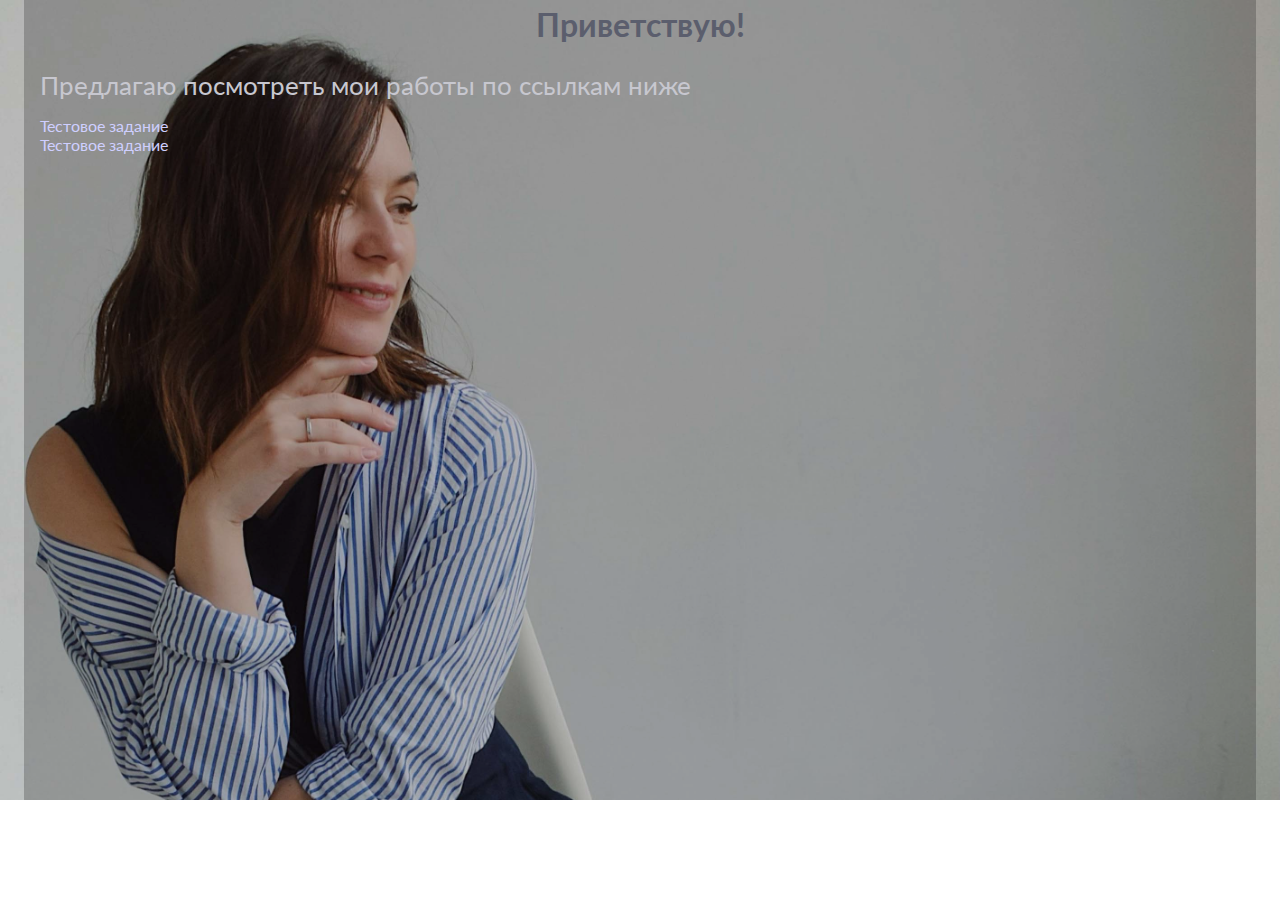
<file: main-page.html>
<!DOCTYPE html>
<html lang="en">
<head>
  <meta charset="UTF-8" />
  <meta name="viewport" content="width=device-width, initial-scale=1.0" />
  <title>Portfolio of Irina Bocharova</title>
  <base target="_blank" />
  <link rel="stylesheet" href="styles_main-page.css" />
</head>
<body>
<div class="background">
  <div class="container">
    <h1>Приветствую!</h1>
    <div class="title">Предлагаю посмотреть мои работы по ссылкам ниже</div>
    <ul>
      <li><a href="test_for_softcorp/srs/index.html">Тестовое задание</a></li>
      <li><a href="#">Тестовое задание</a></li>
    </ul>
  </div>
</div>
</body>
</html>
</file>
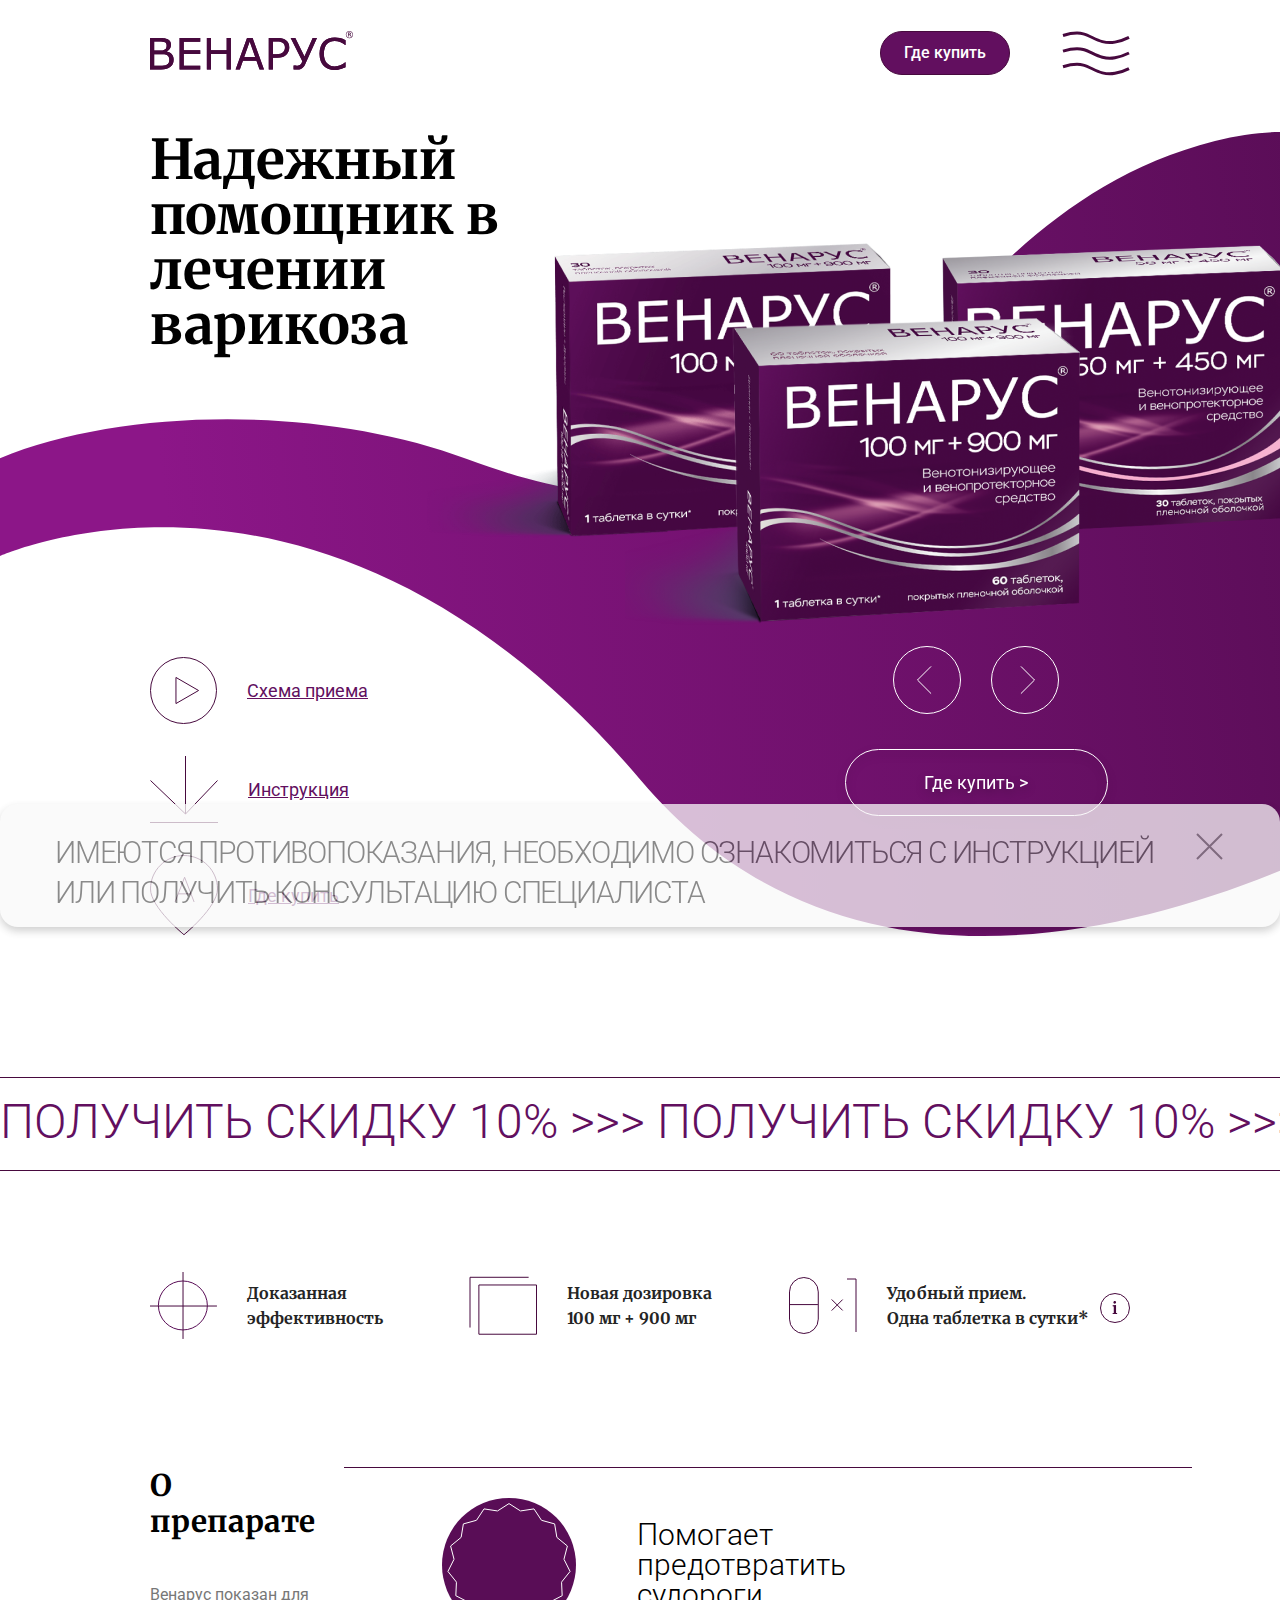
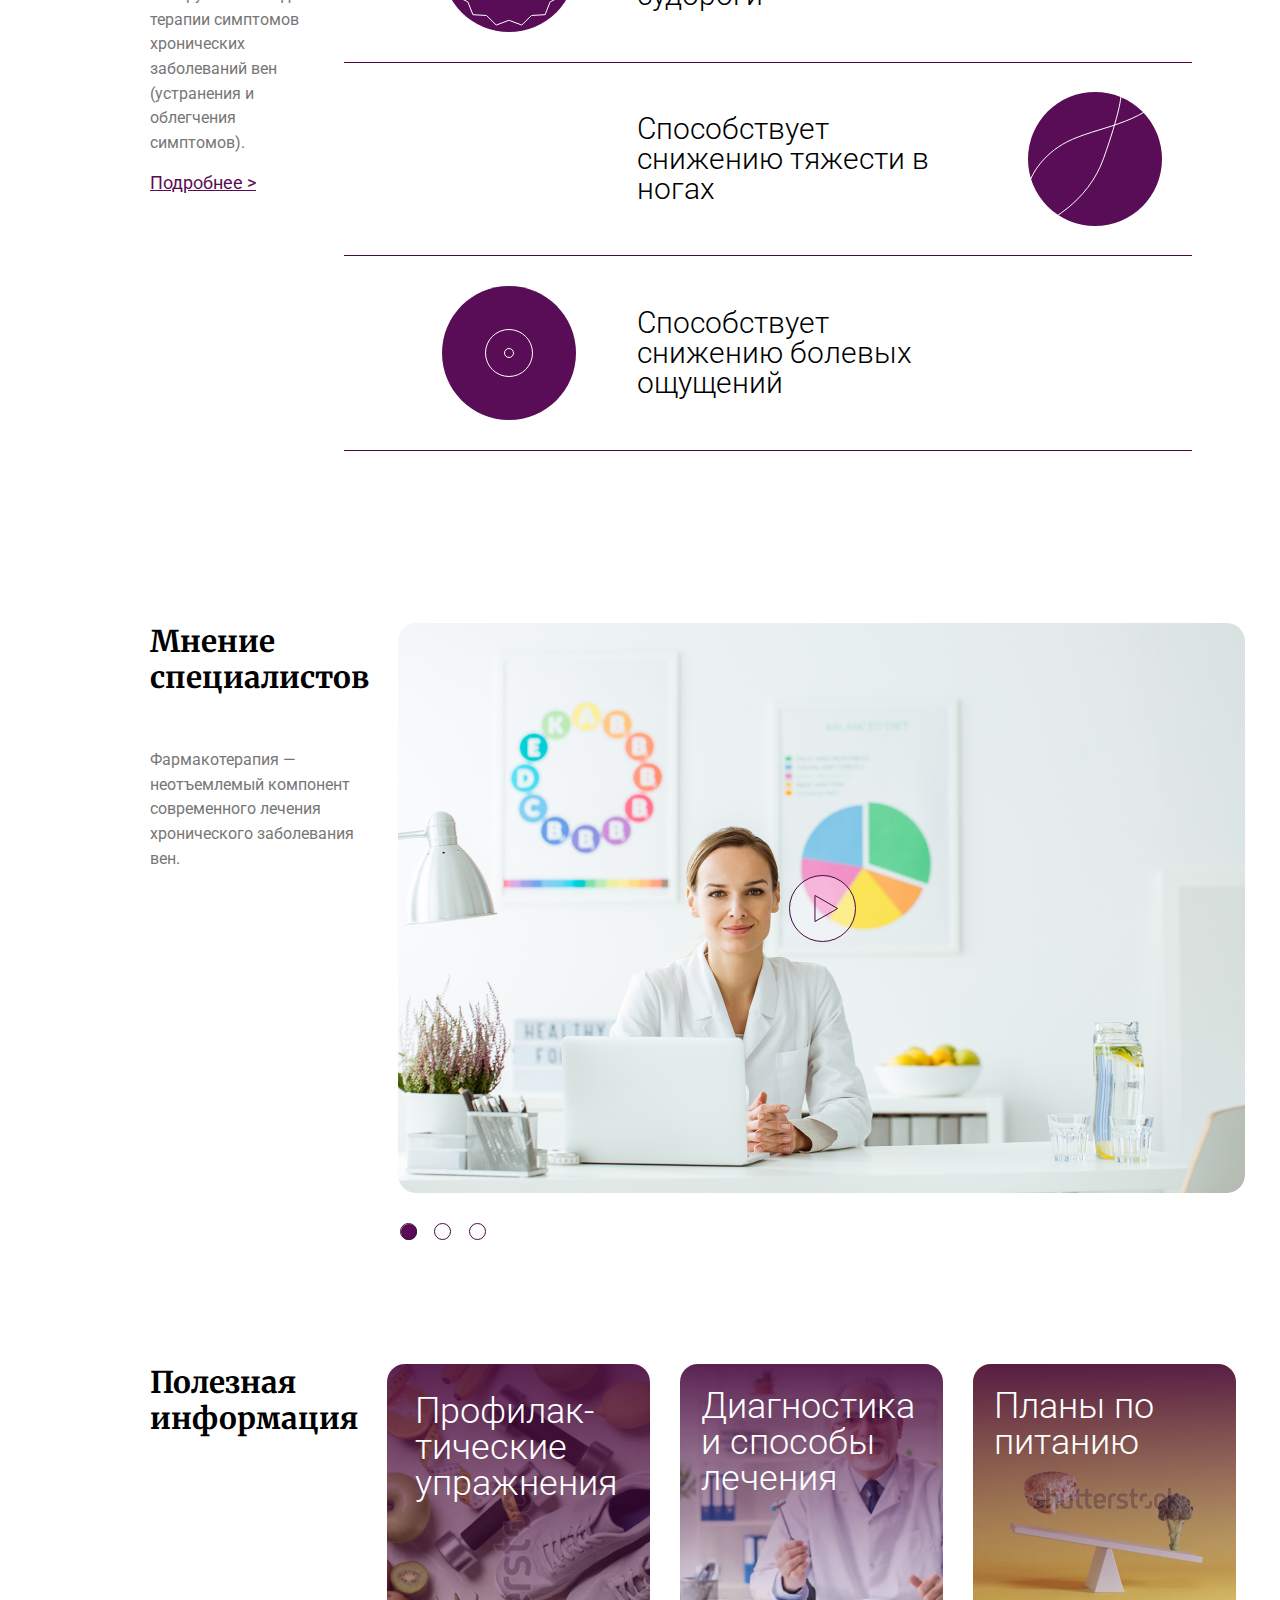
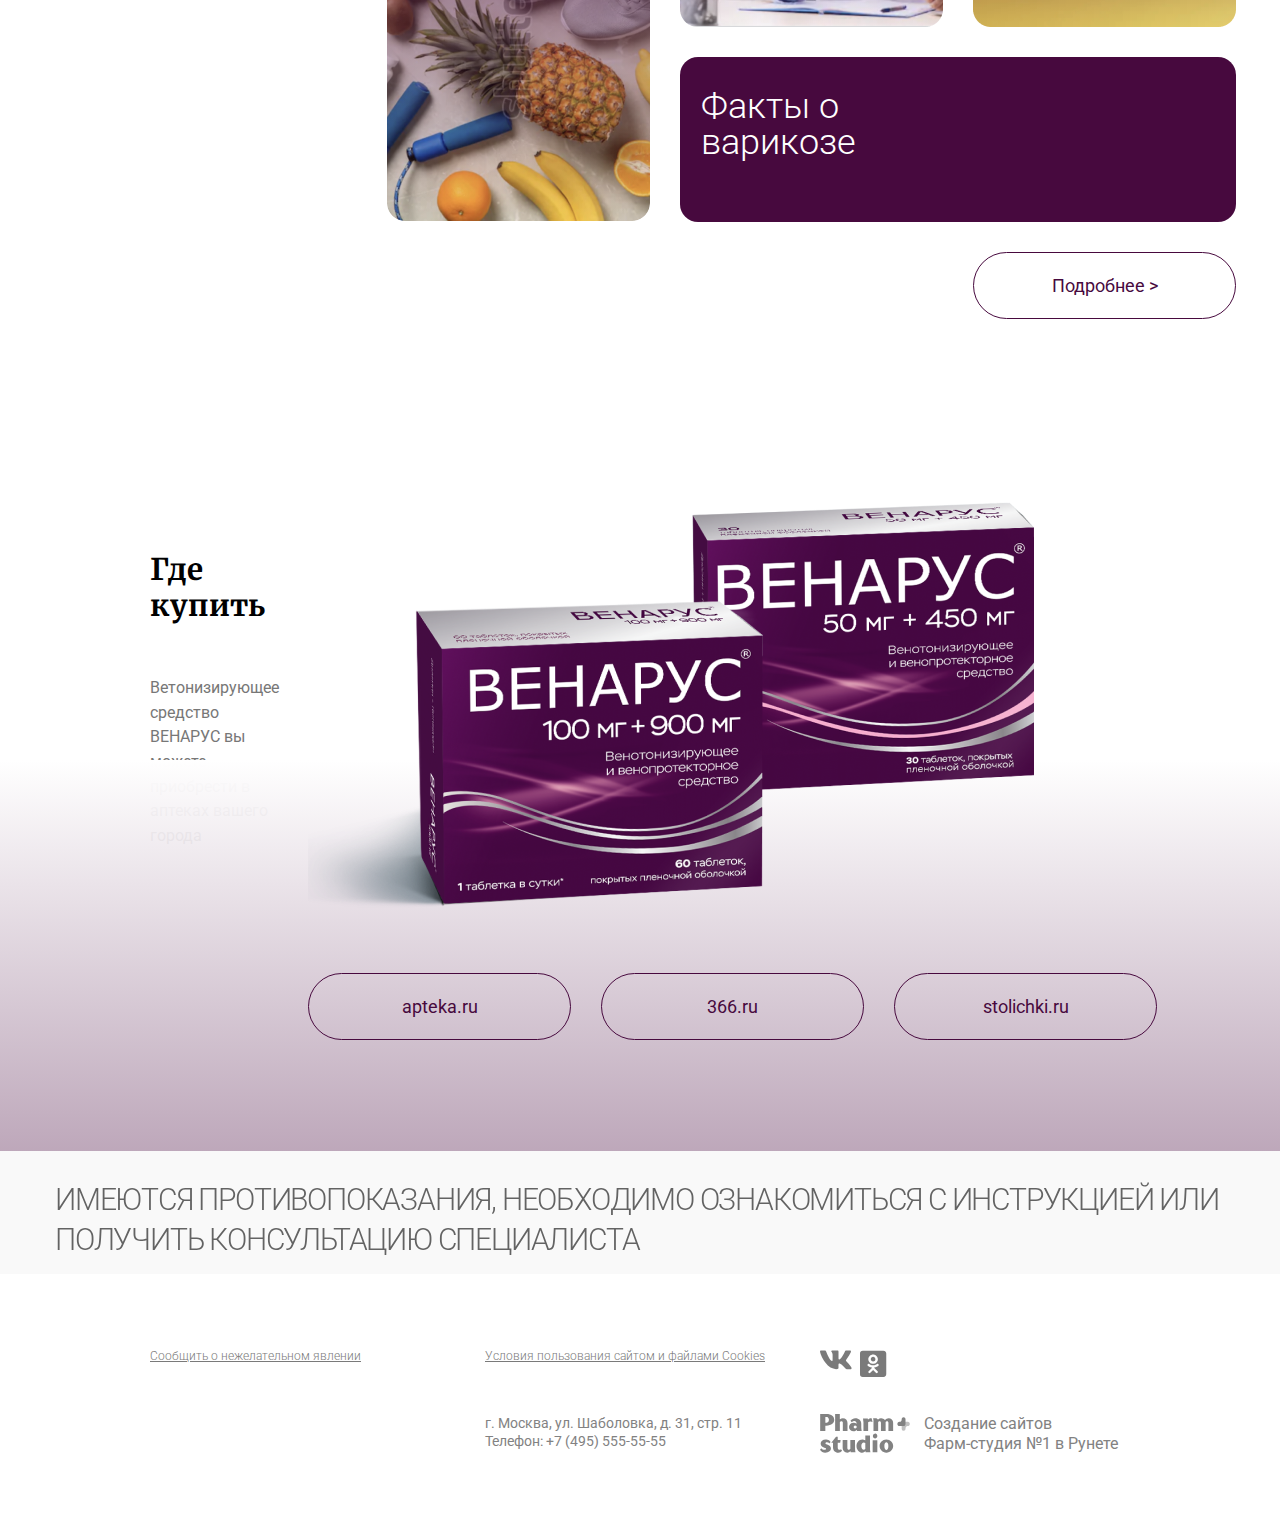
<file: test-itsoft/index_it-soft.html>
<!DOCTYPE html>
<html lang="en">
<head>
  <meta charset="UTF-8" />
  <meta name="viewport" content="width=device-width, initial-scale=1.0" />
  <title>Test for ITSoft</title>
  <base target="_blank" />
  <link rel="stylesheet" href="./styles_it-soft.css" />
</head>
<body>
<div class="header container">
  <a href="#">
    <svg
      class="logo-svg"
      width="203"
      height="39"
      viewBox="0 0 203 39"
      fill="none"
      xmlns="http://www.w3.org/2000/svg"
    >
      <g clip-path="url(#a)" fill="#47093E">
        <path
          d="M23.652 28.75c0 1.562-.294 2.944-.882 4.146a8.392 8.392 0 0 1-2.381 2.959 11.083 11.083 0 0 1-3.887 1.986c-1.413.396-3.206.59-5.379.59H0V6.954h9.287c2.288 0 4.002.086 5.135.252 1.14.165 2.223.525 3.263 1.058 1.148.612 1.987 1.382 2.51 2.34.517.95.782 2.087.782 3.411 0 1.497-.38 2.764-1.14 3.815-.76 1.051-1.772 1.893-3.034 2.527v.172c2.123.44 3.794 1.368 5.013 2.8 1.226 1.426 1.836 3.233 1.836 5.42zm-7.014-14.188c0-.756-.129-1.403-.38-1.922-.25-.518-.66-.943-1.22-1.267-.659-.381-1.462-.611-2.402-.705-.94-.094-2.108-.137-3.5-.137H4.175v9.091h5.393c1.305 0 2.345-.064 3.12-.201a5.882 5.882 0 0 0 2.151-.835c.66-.417 1.126-.965 1.399-1.641.265-.677.401-1.469.401-2.383zm2.675 14.353c0-1.267-.186-2.274-.566-3.023-.38-.748-1.069-1.382-2.066-1.9-.674-.353-1.492-.583-2.453-.684-.96-.108-2.13-.158-3.506-.158H4.174V34.86h5.522c1.829 0 3.32-.093 4.49-.288 1.161-.187 2.122-.54 2.861-1.044.789-.554 1.363-1.18 1.728-1.886.359-.705.538-1.612.538-2.728zM50.237 38.431H29.576V6.954h20.661v3.721H33.742v8.63h16.495v3.722H33.742v11.69h16.495v3.715zM80.846 38.431h-4.174v-15.41H61.023v15.41H56.85V6.954h4.174v12.345h15.649V6.954h4.174V38.43zM114 38.431h-4.446l-3.077-8.774H92.916l-3.077 8.774h-4.231L97.025 6.954h5.558L114 38.43zm-8.807-12.366L99.7 10.61l-5.515 15.455h11.008zM139.273 16.47c0 1.396-.244 2.685-.724 3.88-.488 1.187-1.162 2.224-2.03 3.095a10.359 10.359 0 0 1-3.837 2.44c-1.477.547-3.335.813-5.579.813h-4.174v11.733h-4.174V6.954h8.513c1.886 0 3.478.158 4.783.475 1.305.316 2.467.813 3.478 1.49 1.191.806 2.116 1.806 2.769 3.001.645 1.195.975 2.714.975 4.55zm-4.339.1c0-1.087-.194-2.03-.566-2.836a4.745 4.745 0 0 0-1.729-1.965c-.674-.439-1.441-.748-2.309-.943-.861-.187-1.958-.28-3.278-.28h-4.13v12.582h3.521c1.685 0 3.055-.151 4.109-.454 1.054-.302 1.908-.784 2.568-1.446.659-.677 1.126-1.39 1.398-2.138.28-.749.416-1.591.416-2.52zM166.97 6.953l-11.919 26.49c-.481 1.073-1.04 1.95-1.693 2.642a7.707 7.707 0 0 1-2.116 1.605c-.731.353-1.434.59-2.115.713a11.82 11.82 0 0 1-1.972.18c-.56 0-1.241-.03-2.044-.087a57.21 57.21 0 0 0-1.542-.1V34.48h.294c.215.028.566.072 1.054.136.488.065 1.054.094 1.685.094.28 0 .674-.022 1.184-.065a4.958 4.958 0 0 0 1.348-.295 4.686 4.686 0 0 0 1.334-.806c.444-.367.817-.9 1.126-1.605l.76-1.67-11.668-23.323h4.611l9.165 18.565 8.212-18.565h4.296v.007zM195.534 36.15c-.774.338-1.47.655-2.094.95-.624.295-1.441.604-2.452.928-.861.267-1.786.497-2.79.691a18.097 18.097 0 0 1-3.314.288c-2.273 0-4.346-.324-6.203-.964a12.668 12.668 0 0 1-4.855-3.016c-1.348-1.34-2.403-3.038-3.156-5.104-.76-2.066-1.14-4.463-1.14-7.198 0-2.591.366-4.91 1.097-6.954.732-2.044 1.779-3.772 3.163-5.182 1.334-1.368 2.948-2.412 4.834-3.132 1.893-.72 3.987-1.08 6.289-1.08 1.686 0 3.364.21 5.042.613 1.678.41 3.543 1.13 5.594 2.159v4.967h-.316c-1.728-1.454-3.442-2.505-5.142-3.167-1.7-.663-3.521-.994-5.45-.994-1.592 0-3.02.26-4.289.77-1.269.519-2.402 1.318-3.399 2.397-.969 1.059-1.722 2.397-2.267 4.01-.545 1.612-.81 3.477-.81 5.593 0 2.217.294 4.117.896 5.708.596 1.598 1.37 2.894 2.31 3.894a9.2 9.2 0 0 0 3.442 2.318c1.313.504 2.697.749 4.16.749 2.008 0 3.887-.346 5.644-1.037 1.757-.69 3.399-1.727 4.927-3.11h.294v4.903h-.015zM203 3.592c0 .993-.351 1.835-1.047 2.534-.696.705-1.542 1.05-2.532 1.05a3.444 3.444 0 0 1-2.524-1.05 3.468 3.468 0 0 1-1.047-2.534c0-.986.351-1.836 1.047-2.534C197.6.353 198.439 0 199.429 0c.989 0 1.828.353 2.531 1.05.696.706 1.04 1.549 1.04 2.542zm-.48 0c0-.857-.302-1.59-.911-2.21a2.965 2.965 0 0 0-2.188-.921c-.853 0-1.585.31-2.187.921a3.053 3.053 0 0 0-.911 2.21c0 .857.301 1.59.911 2.21a2.963 2.963 0 0 0 2.187.921c.854 0 1.585-.302 2.188-.921.609-.62.911-1.353.911-2.21zm-.789 1.821h-.926l-1.369-1.468h-.667v1.468h-.682V1.62h1.291c.259 0 .474.007.639.036.165.021.329.072.494.158a.942.942 0 0 1 .381.345c.086.137.121.303.121.504 0 .267-.078.49-.236.67a1.56 1.56 0 0 1-.646.424l1.6 1.656zm-1.456-2.706a.63.63 0 0 0-.058-.267.417.417 0 0 0-.193-.194.771.771 0 0 0-.273-.094 2.488 2.488 0 0 0-.366-.021h-.616v1.281h.523c.172 0 .316-.014.445-.043a.688.688 0 0 0 .301-.137.649.649 0 0 0 .237-.525z"
        />
        <path
          d="M23.652 28.75c0 1.562-.294 2.944-.882 4.146a8.392 8.392 0 0 1-2.381 2.959 11.083 11.083 0 0 1-3.887 1.986c-1.413.396-3.206.59-5.379.59H0V6.954h9.287c2.288 0 4.002.086 5.135.252 1.14.165 2.223.525 3.263 1.058 1.148.612 1.987 1.382 2.51 2.34.517.95.782 2.087.782 3.411 0 1.497-.38 2.764-1.14 3.815-.76 1.051-1.772 1.893-3.034 2.527v.172c2.123.44 3.794 1.368 5.013 2.8 1.226 1.426 1.836 3.233 1.836 5.42zm-7.014-14.188c0-.756-.129-1.403-.38-1.922-.25-.518-.66-.943-1.22-1.267-.659-.381-1.462-.611-2.402-.705-.94-.094-2.108-.137-3.5-.137H4.175v9.091h5.393c1.305 0 2.345-.064 3.12-.201a5.882 5.882 0 0 0 2.151-.835c.66-.417 1.126-.965 1.399-1.641.265-.677.401-1.469.401-2.383zm2.675 14.353c0-1.267-.186-2.274-.566-3.023-.38-.748-1.069-1.382-2.066-1.9-.674-.353-1.492-.583-2.453-.684-.96-.108-2.13-.158-3.506-.158H4.174V34.86h5.522c1.829 0 3.32-.093 4.49-.288 1.161-.187 2.122-.54 2.861-1.044.789-.554 1.363-1.18 1.728-1.886.359-.705.538-1.612.538-2.728zM50.237 38.431H29.576V6.954h20.661v3.721H33.742v8.63h16.495v3.722H33.742v11.69h16.495v3.715zM80.846 38.431h-4.174v-15.41H61.023v15.41H56.85V6.954h4.174v12.345h15.649V6.954h4.174V38.43zM114 38.431h-4.446l-3.077-8.774H92.916l-3.077 8.774h-4.231L97.025 6.954h5.558L114 38.43zm-8.807-12.366L99.7 10.61l-5.515 15.455h11.008zM139.273 16.47c0 1.396-.244 2.685-.724 3.88-.488 1.187-1.162 2.224-2.03 3.095a10.359 10.359 0 0 1-3.837 2.44c-1.477.547-3.335.813-5.579.813h-4.174v11.733h-4.174V6.954h8.513c1.886 0 3.478.158 4.783.475 1.305.316 2.467.813 3.478 1.49 1.191.806 2.116 1.806 2.769 3.001.645 1.195.975 2.714.975 4.55zm-4.339.1c0-1.087-.194-2.03-.566-2.836a4.745 4.745 0 0 0-1.729-1.965c-.674-.439-1.441-.748-2.309-.943-.861-.187-1.958-.28-3.278-.28h-4.13v12.582h3.521c1.685 0 3.055-.151 4.109-.454 1.054-.302 1.908-.784 2.568-1.446.659-.677 1.126-1.39 1.398-2.138.28-.749.416-1.591.416-2.52zM166.97 6.953l-11.919 26.49c-.481 1.073-1.04 1.95-1.693 2.642a7.707 7.707 0 0 1-2.116 1.605c-.731.353-1.434.59-2.115.713a11.82 11.82 0 0 1-1.972.18c-.56 0-1.241-.03-2.044-.087a57.21 57.21 0 0 0-1.542-.1V34.48h.294c.215.028.566.072 1.054.136.488.065 1.054.094 1.685.094.28 0 .674-.022 1.184-.065a4.958 4.958 0 0 0 1.348-.295 4.686 4.686 0 0 0 1.334-.806c.444-.367.817-.9 1.126-1.605l.76-1.67-11.668-23.323h4.611l9.165 18.565 8.212-18.565h4.296v.007zM195.534 36.15c-.774.338-1.47.655-2.094.95-.624.295-1.441.604-2.452.928-.861.267-1.786.497-2.79.691a18.097 18.097 0 0 1-3.314.288c-2.273 0-4.346-.324-6.203-.964a12.668 12.668 0 0 1-4.855-3.016c-1.348-1.34-2.403-3.038-3.156-5.104-.76-2.066-1.14-4.463-1.14-7.198 0-2.591.366-4.91 1.097-6.954.732-2.044 1.779-3.772 3.163-5.182 1.334-1.368 2.948-2.412 4.834-3.132 1.893-.72 3.987-1.08 6.289-1.08 1.686 0 3.364.21 5.042.613 1.678.41 3.543 1.13 5.594 2.159v4.967h-.316c-1.728-1.454-3.442-2.505-5.142-3.167-1.7-.663-3.521-.994-5.45-.994-1.592 0-3.02.26-4.289.77-1.269.519-2.402 1.318-3.399 2.397-.969 1.059-1.722 2.397-2.267 4.01-.545 1.612-.81 3.477-.81 5.593 0 2.217.294 4.117.896 5.708.596 1.598 1.37 2.894 2.31 3.894a9.2 9.2 0 0 0 3.442 2.318c1.313.504 2.697.749 4.16.749 2.008 0 3.887-.346 5.644-1.037 1.757-.69 3.399-1.727 4.927-3.11h.294v4.903h-.015z"
        />
      </g>
      <defs>
        <clipPath id="a">
          <path fill="#fff" d="M0 0h203v39H0z" />
        </clipPath>
      </defs>
    </svg>
  </a>
  <nav>
    <a href="#"><button class="header__btn">Где купить</button></a>
    <a href="./menu-block.html" target="_self">
      <svg
        class="menu-svg"
        width="68"
        height="45"
        viewBox="0 0 68 45"
        fill="none"
        xmlns="http://www.w3.org/2000/svg"
      >
        <path
          d="M1 4.484C6.347 2.88 14.99 1.173 21.32 2.869c9.53 2.554 17.594 10.807 31.637 8.236A51.247 51.247 0 0 0 67 6.365M1 20.103c5.347-1.603 13.99-3.31 20.32-1.614 9.53 2.554 17.594 10.806 31.637 8.235A51.247 51.247 0 0 0 67 21.985M1 35.722c5.347-1.603 13.99-3.311 20.32-1.614 9.53 2.553 17.594 10.806 31.637 8.235A51.247 51.247 0 0 0 67 37.603"
          stroke="#47093E"
          stroke-width="3"
        />
      </svg>
    </a>
  </nav>
</div>
<div class="animation-block__background">
  <div class="animation-block container">
    <div class="animation-block__text-block">
      <div class="animation-block__text">
        Надежный помощник в лечении варикоза
      </div>
      <div class="animation-block__nav-block desktop">
        <a class="animation-block__nav-block_href" href="#">
          <svg
            class="play-svg"
            width="67"
            height="67"
            viewBox="0 0 67 67"
            fill="none"
            xmlns="http://www.w3.org/2000/svg"
          >
            <circle cx="33.5" cy="33.5" r="33" stroke="#47093E" />
            <path
              d="M25.96 20.44 48.58 33.5 25.96 46.56V20.44z"
              stroke="#47093E"
            />
          </svg>
          <p>Схема приема</p>
        </a>
        <a class="animation-block__nav-block_href" href="#">
          <svg
            class="download-svg"
            width="68"
            height="67"
            viewBox="0 0 68 67"
            fill="none"
            xmlns="http://www.w3.org/2000/svg"
          >
            <path
              stroke="#47093E"
              d="M0 66.5h68M35.5 58V0M.5 24.5l35 33.5 32-33.5"
            />
          </svg>
          <p>Инструкция</p>
        </a>
        <a class="animation-block__nav-block_href" href="#">
          <svg
            class="location-svg"
            width="68"
            height="81"
            fill="none"
            viewBox="0 0 68 81"
            xmlns="http://www.w3.org/2000/svg"
          >
            <path
              d="M67.462 33.98c0 4.556-2.068 9.704-5.237 14.903-3.162 5.188-7.386 10.371-11.622 14.982-4.234 4.608-8.47 8.634-11.648 11.508a173.522 173.522 0 0 1-3.838 3.374c-.463.394-.827.698-1.074.904l-.062.052-.062-.052c-.248-.206-.611-.51-1.074-.904-.926-.789-2.25-1.937-3.838-3.374-3.178-2.874-7.414-6.9-11.648-11.508-4.236-4.61-8.46-9.794-11.623-14.982C2.568 43.684.5 38.535.5 33.981.5 15.49 15.49.5 33.98.5c18.492 0 33.482 14.99 33.482 33.48z"
              stroke="#47093E"
            />
            <path
              d="M25.093 46.955 34.6 22.242l9.505 24.713M27.895 38.851h13.406"
              stroke="#47093E"
              stroke-linejoin="bevel"
            />
          </svg>
          <p>Где купить</p>
        </a>
      </div>
    </div>
    <div class="animation-block__drug-block">
      <div class="animation-block__drug-block_img-block">
        <img
          class="drug-img_100 desktop"
          src="images/drug100.png"
          alt="drug"
        />
        <img
          class="drug-img_100-900"
          src="images/drug100-900.png"
          alt="drug"
        />
        <img
          class="drug-img_50-450 desktop"
          src="images/drug50-450.png"
          alt="drug"
        />
      </div>
      <div class="animation-block__drug-block_set-block">
        <div class="animation-block__drug-block_set-block_vector-block">
          <a class="back-svg_href" href="#">
            <svg
              class="back-svg"
              width="68"
              height="68"
              viewBox="0 0 68 68"
              fill="none"
              xmlns="http://www.w3.org/2000/svg"
            >
              <circle class="path-svg"
                cx="34"
                cy="34"
                r="33.5"
                transform="rotate(-180 34 34)"
                stroke="#fff"
              />
              <path class="path-svg" d="M38.08 20.4 24.48 34l13.6 13.6" stroke="#fff" />
            </svg>
          </a>
          <a class="next-svg_href" href="#">
            <svg
              class="next-svg"
              width="68"
              height="68"
              viewBox="0 0 68 68"
              fill="none"
              xmlns="http://www.w3.org/2000/svg"
            >
              <circle class="path-svg" cx="34" cy="34" r="33.5" stroke="#fff" />
              <path class="path-svg" d="M29.92 47.6 43.52 34l-13.6-13.6" stroke="#fff" />
            </svg>
          </a>
        </div>
        <a class="animation-block__drug-block_set-block_btn-href" href="#">
          <button class="animation-block__btn">Где купить ></button>
        </a>
      </div>
    </div>
  </div>
</div>
<div class="disclaimer" id="disclaimer">
  <p class="disclaimer-text">
    Имеются противопоказания, необходимо ознакомиться с инструкцией или
    получить консультацию специалиста
  </p>
  <div class="disclaimer-close" id="closeSvg">
    <svg
      class="close-svg"
      width="27"
      height="27"
      viewBox="0 0 27 27"
      fill="none"
      xmlns="http://www.w3.org/2000/svg"
    >
      <path
        d="m1 1 12.5 12.5M26 26 13.5 13.5m0 0L26 1 1 26"
        stroke="#8A8A8A"
        stroke-width="2"
      />
    </svg>
  </div>
</div>
<div class="run-string desktop">
  <div>
    <p class="run-string_text">
      получить скидку 10% >>> получить скидку 10% >>> получить скидку 10%
    </p>
    <p class="run-string_text">
      получить скидку 10% >>> получить скидку 10% >>> получить скидку 10%
    </p>
  </div>
</div>
<div class="block-inf container">
  <div class="block-inf_block">
    <svg
      class="vector-svg"
      width="67"
      height="67"
      viewBox="0 0 67 67"
      fill="none"
      xmlns="http://www.w3.org/2000/svg"
    >
      <circle cx="32.882" cy="33.471" r="24.479" stroke="#590D56" />
      <path stroke="#47093E" d="M33.029 66.942V0M66.942 34.029H0" />
    </svg>
    <p class="block-inf_block__text">Доказанная эффективность</p>
  </div>
  <div class="block-inf_block">
    <svg
      class="instruction-svg"
      width="68"
      height="59"
      viewBox="0 0 68 59"
      fill="none"
      xmlns="http://www.w3.org/2000/svg"
    >
      <path d="M59.625 1.293H1v50.25" stroke="#47093E" />
      <path stroke="#47093E" d="M9.875 8.972H67.5v49.25H9.875z" />
    </svg>
    <p class="block-inf_block__text">Новая дозировка 100 мг + 900 мг</p>
  </div>
  <div class="block-inf_block">
    <svg
      class="tablets-svg"
      width="68"
      height="58"
      viewBox="0 0 68 58"
      fill="none"
      xmlns="http://www.w3.org/2000/svg"
    >
      <path d="M67 55.008v-53h-9" stroke="#47093E" />
      <rect
        x=".5"
        y=".508"
        width="28.776"
        height="56"
        rx="14.388"
        stroke="#47093E"
      />
      <path
        stroke="#47093E"
        d="M0 27.582h28.925M42.646 33.577l11-11M53.646 33.438l-11-11"
      />
    </svg>
    <div class="block-inf_block__i">
      <p class="block-inf_block__text block-inf_block__i_text">
        Удобный прием. <br />
        Одна таблетка в сутки*
      </p>
      <div
        class="info"
        title="1 таблетка 100+900 мг или 2 таблетки 50+450 мг"
      >
        <svg
          class="info-svg"
          width="30"
          height="30"
          viewBox="0 0 30 30"
          fill="none"
          xmlns="http://www.w3.org/2000/svg"
        >
          <circle cx="15" cy="15" r="14.5" stroke="#47093E" />
          <path
            d="M14.624 10.648c-.384 0-.688-.112-.912-.336-.224-.224-.336-.512-.336-.864 0-.405.128-.741.384-1.008s.597-.4 1.024-.4c.427 0 .752.117.976.352.224.224.336.507.336.848 0 .427-.128.768-.384 1.024s-.613.384-1.072.384h-.016zm-.848 2.976-1.136-.304v-1.072l2.928-.352h.032l.448.32v7.696l1.072.128V21h-4.464v-.96l1.12-.144v-6.272z"
            fill="#47093E"
          />
        </svg>
      </div>
    </div>
  </div>
</div>
<div class="content container">
  <div class="content-block">
    <div class="content-block_text_about-drug">
      <p class="content-block_text_ttl">О препарате</p>
      <p class="content-block_text_text">
        Венарус показан для терапии симптомов хронических заболеваний вен
        (устранения и облегчения симптомов).
      </p>
      <a class="content-block_text_href" href="#">Подробнее ></a>
    </div>
    <div class="content-block_content__svg-block">
      <svg
        class="circle-wave-svg"
        width="134"
        height="134"
        viewBox="0 0 134 134"
        fill="none"
        xmlns="http://www.w3.org/2000/svg"
      >
        <circle cx="67" cy="67" r="67" fill="#590D56" />
        <path
          d="m78.332 12.843.158.1.186-.027 13.3-2.014 7.404 11.232.103.157.181.05 12.97 3.57 2.195 13.272.031.185.145.12 10.396 8.536-3.393 13.017-.047.182.084.169 6.025 12.027-8.394 10.511-.117.147.008.188.613 13.438-11.944 6.189-.167.087-.069.175-4.906 12.525-13.428.796-.188.011-.134.132-9.577 9.447-12.591-4.735-.176-.066-.176.066-12.591 4.735-9.577-9.447-.134-.132-.188-.011-13.428-.796L26 104.154l-.069-.175-.167-.087-11.944-6.189.612-13.438.01-.188-.118-.147L5.93 73.42l6.025-12.027.084-.169-.047-.182-3.393-13.017 10.396-8.537.145-.119.03-.185 2.196-13.272 12.97-3.57.18-.05.104-.157 7.404-11.232 13.3 2.014.186.028.158-.101L67 5.593l11.332 7.25z"
          stroke="#fff"
        />
      </svg>
      <svg
        class="circle-line-svg"
        width="134"
        height="134"
        viewBox="0 0 134 134"
        fill="none"
        xmlns="http://www.w3.org/2000/svg"
      >
        <circle cx="67" cy="67" r="67" fill="#590D56" />
        <path
          d="M1.373 90.723c2.46-8.397 13.362-28.285 37.297-40.663C68.588 34.59 113.669 33.085 138.848.386"
          stroke="#fff"
        />
        <path
          d="M.415 137.492c18.533-5.282 59.526-26.926 75.23-71.245C91.352 21.927 93.712 4.027 92.929.617"
          stroke="#fff"
        />
      </svg>
      <svg
        class="circle-circle-svg"
        width="134"
        height="134"
        viewBox="0 0 134 134"
        fill="none"
        xmlns="http://www.w3.org/2000/svg"
      >
        <path
          d="M134 67c0 37.003-29.997 67-67 67S0 104.003 0 67 29.997 0 67 0s67 29.997 67 67z"
          fill="#590D56"
        />
        <path
          d="M90.5 67c0 12.979-10.521 23.5-23.5 23.5S43.5 79.979 43.5 67 54.021 43.5 67 43.5 90.5 54.021 90.5 67z"
          stroke="#fff"
        />
        <path
          d="M71.5 67a4.5 4.5 0 1 1-9 0 4.5 4.5 0 0 1 9 0z"
          stroke="#fff"
        />
      </svg>
      <p class="circle-text circle-wave-text">
        Помогает предотвратить судороги
      </p>
      <p class="circle-text circle-line-text">
        Способствует снижению тяжести в ногах
      </p>
      <p class="circle-text circle-circle-text">
        Способствует снижению болевых ощущений
      </p>
      <div class="outline-border"></div>
    </div>
  </div>
  <div class="content-block content-block-video">
    <div class="content-block_text">
      <p class="content-block_text_ttl">Мнение специалистов</p>
      <p class="content-block_text_text">
        Фармакотерапия — неотъемлемый компонент современного лечения
        хронического заболевания вен.
      </p>
    </div>
    <div class="content-block_content__video-block">
      <input
        class="content-block_content__video-block__ipt"
        type="radio"
        name="point"
        id="slide1"
        checked
      />
      <input
        class="content-block_content__video-block__ipt"
        type="radio"
        name="point"
        id="slide2"
      />
      <input
        class="content-block_content__video-block__ipt"
        type="radio"
        name="point"
        id="slide3"
      />
      <div class="slider">
        <div class="slides slide1"></div>
        <div class="slides slide2"></div>
        <div class="slides slide3"></div>
      </div>
      <div class="controls">
        <label
          class="content-block_content__video-block__lbl"
          for="slide1"
        ></label>
        <label
          class="content-block_content__video-block__lbl"
          for="slide2"
        ></label>
        <label
          class="content-block_content__video-block__lbl"
          for="slide3"
        ></label>
      </div>
      <svg
        class="play-bgd-svg"
        width="67"
        height="67"
        viewBox="0 0 67 67"
        fill="none"
        xmlns="http://www.w3.org/2000/svg"
      >
        <circle
          cx="33.5"
          cy="33.5"
          r="33"
          fill="#fff"
          fill-opacity=".3"
          stroke="#47093E"
        />
        <path
          d="M25.96 20.44 48.58 33.5 25.96 46.56V20.44z"
          stroke="#47093E"
        />
      </svg>
    </div>
  </div>
  <div class="content-block content-block-img">
    <div class="content-block_text">
      <p class="content-block_text_ttl">Полезная информация</p>
    </div>
    <div class="content-block_content__bgd-imgs">
      <div class="content-block_content__bgd-imgs_food">
        <div class="bgd-linear">
          <a href="#">
            <p
              class="content-block_content__bgd-imgs__txt content-block_content__bgd-imgs__txt_food"
            >
              Профилак&shy;тические упражнения
            </p>
          </a>
        </div>
      </div>
      <div class="content-block_content__bgd-imgs_doctor">
        <div class="bgd-linear">
          <a href="#">
            <p
              class="content-block_content__bgd-imgs__txt content-block_content__bgd-imgs__txt_doctor"
            >
              Диагностика и способы лечения
            </p>
          </a>
        </div>
      </div>
      <div class="content-block_content__bgd-imgs_balance">
        <div class="bgd-linear">
          <a href="#">
            <p
              class="content-block_content__bgd-imgs__txt content-block_content__bgd-imgs__txt_balance"
            >
              Планы по питанию
            </p>
          </a>
        </div>
      </div>
      <div class="content-block_content__bgd-imgs_bgd">
        <a href="#">
          <p
            class="content-block_content__bgd-imgs__txt content-block_content__bgd-imgs__txt_bgd"
          >
            Факты о варикозе
          </p>
        </a>
      </div>
      <a class="content-block_content__bgd-imgs_href-btn" href="#">
        <button class="btn-hover content-block_content__bgd-imgs_btn">
          Подробнее >
        </button></a
      >
    </div>
  </div>
  <div class="content-block content-block-pay">
    <div class="content-block_text">
      <p class="content-block_text_ttl content-block-pay_text_ttl">
        Где купить
      </p>
      <p class="content-block_text_text">
        Ветонизирующее средство ВЕНАРУС вы можете приобрести в аптеках
        вашего города
      </p>
    </div>
    <div class="content-block_content__href-block">
      <div class="content-block_content__href-block_img">
        <img
          class="content-block_content__href-block_drug-img_100-900"
          src="images/drug100-900.png"
          alt="drug"
        />
        <img
          class="content-block_content__href-block_drug-img_50-450"
          src="images/drug50-450.png"
          alt="drug"
        />
      </div>
      <div class="content-block_content__href-block_href-block">
        <a href="#">
          <button class="btn-hover content-block_content__href-block_href">
            apteka.ru
          </button>
        </a>
        <a href="#">
          <button class="btn-hover content-block_content__href-block_href">
            366.ru
          </button>
        </a>
        <a href="#">
          <button class="btn-hover content-block_content__href-block_href">
            stolichki.ru
          </button>
        </a>
      </div>
    </div>
  </div>
</div>
<div class="disclaimer-footer">
  <div class="disclaimer-footer_bgd">
    <div class="disclaimer-footer_txt">
      <p class="disclaimer-text">
        Имеются противопоказания, необходимо ознакомиться с инструкцией или
        получить консультацию специалиста
      </p>
    </div>
  </div>
</div>
<footer class="footer">
  <div class="footer-content container">
    <a class="adverse-event-href" href="#"
    >Сообщить о нежелательном явлении</a
    >
    <a class="conditions-of-use-href" href="#"
    >Условия пользования сайтом и файлами Cookies</a
    >
    <div class="contacts-address">
      <p class="contacts-address_txt">
        г. Москва, ул. Шаболовка, д. 31, стр. 11
      </p>
      <a class="contacts-address_txt" href="tel:++74955555555"
      >Телефон: +7 (495) 555-55-55</a
      >
    </div>
    <div class="contacts-icon">
      <a class="href-svg" href="#">
        <svg
          class="vk-svg"
          width="32"
          height="20"
          viewBox="0 0 32 20"
          fill="none"
          xmlns="http://www.w3.org/2000/svg"
        >
          <path
            d="M30.934 1.672c.175-.703 0-1.29-1.055-1.29h-3.457c-.879 0-1.29.47-1.524.997 0 0-1.757 4.277-4.218 7.09-.82.761-1.172 1.054-1.64 1.054-.177 0-.528-.293-.528-.996V1.672c0-.879-.235-1.29-.996-1.29h-5.391c-.586 0-.879.411-.879.821 0 .82 1.23.996 1.348 3.34v5.098c0 1.113-.176 1.347-.645 1.347-1.172 0-3.984-4.336-5.683-9.258C5.914.793 5.562.383 4.684.383H1.227C.289.383.055.852.055 1.379c0 .937 1.172 5.45 5.449 11.484 2.871 4.102 6.914 6.27 10.547 6.27 2.168 0 2.46-.469 2.46-1.29 0-3.925-.175-4.335.88-4.335.527 0 1.406.293 3.457 2.285 2.343 2.344 2.754 3.34 4.043 3.34h3.457c.996 0 1.465-.469 1.172-1.465-.645-1.992-5.04-6.211-5.274-6.504-.527-.644-.351-.937 0-1.523 0 0 4.219-5.977 4.688-7.97z"
            fill="#7A7A7A"
          />
        </svg>
      </a>
      <a class="href-svg" href="#">
        <svg
          class="classmates-svg"
          width="27"
          height="27"
          viewBox="0 0 27 27"
          fill="none"
          xmlns="http://www.w3.org/2000/svg"
        >
          <path
            d="M10.781 9.18c0 1.23 1.055 2.285 2.344 2.285 1.23 0 2.285-.996 2.285-2.285 0-1.348-1.055-2.344-2.285-2.344-1.29 0-2.344.996-2.344 2.344zM26.25 3.438c0-1.524-1.29-2.813-2.813-2.813H2.813A2.813 2.813 0 0 0 0 3.438v20.625a2.777 2.777 0 0 0 2.813 2.812h20.625a2.813 2.813 0 0 0 2.812-2.813V3.438zM8.32 9.18c0-2.637 2.168-4.805 4.805-4.805 2.578 0 4.746 2.168 4.746 4.805 0 2.578-2.168 4.687-4.746 4.687-2.637 0-4.805-2.11-4.805-4.687zm10.254 5.273c.469.938-.058 1.406-1.289 2.168-.996.645-2.344.879-3.281.996l.762.762 2.812 2.812c.996 1.055-.644 2.637-1.7 1.641-.702-.703-1.698-1.7-2.753-2.813l-2.813 2.813c-1.054.996-2.695-.645-1.64-1.64.703-.762 1.7-1.758 2.754-2.813l.761-.762c-.878-.117-2.285-.351-3.28-.996-1.231-.762-1.759-1.23-1.29-2.168.293-.527.996-.996 1.992-.176 0 0 1.348 1.055 3.516 1.055 2.11 0 3.457-1.055 3.457-1.055.996-.82 1.7-.351 1.992.176z"
            fill="#7A7A7A"
          />
        </svg>
      </a>
    </div>
    <a class="pharm-studio-href" href="#">
      <svg
        class="pharm-studio-svg"
        width="90"
        height="41"
        viewBox="0 0 90 41"
        fill="none"
        xmlns="http://www.w3.org/2000/svg"
      >
        <g clip-path="url(#a)" fill="#828282">
          <path
            d="M5.347 11.654v5.343H.182V0h6.02c5.578 0 8.03 2.672 8.03 5.827s-2.452 5.827-8.03 5.827h-.855zm3.568-5.827a3.04 3.04 0 0 0-.18-1.142 2.845 2.845 0 0 0-.588-.965 2.569 2.569 0 0 0-.894-.626 2.391 2.391 0 0 0-1.05-.18h-.856V8.74h.855c.356.017.71-.047 1.043-.188.331-.14.633-.354.885-.628a2.84 2.84 0 0 0 .579-.963c.13-.36.19-.747.175-1.134h.03zM15.129.083h4.684v5.261h.221a4.28 4.28 0 0 1 2.79-1.09c2.78 0 4.683 2.064 4.683 4.736v8.016h-4.684V8.99a1.81 1.81 0 0 0-.063-.661 1.713 1.713 0 0 0-.296-.581 1.553 1.553 0 0 0-.48-.41 1.431 1.431 0 0 0-.59-.171 2.231 2.231 0 0 0-1.528.832v8.99H15.13V.083zM30.456 6.8a6.158 6.158 0 0 1 2.174-1.91 5.614 5.614 0 0 1 2.73-.636c3.684 0 5.9 2.405 5.9 5.468v3.638c.01 1.23.158 2.455.443 3.646h-4.776l-.114-.974h-.222c-.771.84-1.813 1.32-2.903 1.34-2.79 0-4.684-2.064-4.684-4.37 0-2.064 1.895-4.162 4.684-4.162a5.015 5.015 0 0 1 2.903.832c0-1.664-.894-2.68-2.231-2.68-.96.063-1.87.493-2.567 1.215l-1.337-1.406zm6.112 5.228a2.938 2.938 0 0 0-1.528-.483c-.176 0-.35.038-.512.111-.162.073-.31.18-.434.316a1.471 1.471 0 0 0-.29.473 1.57 1.57 0 0 0 0 1.114c.068.177.166.338.29.473.125.135.272.243.434.316.163.073.336.11.512.11a2.29 2.29 0 0 0 1.528-.832v-1.598zM5.241 38.665a5.696 5.696 0 0 1-2.957-.706A6.303 6.303 0 0 1 0 35.793l1.337-1.498c.356.468.799.85 1.299 1.122.5.27 1.047.424 1.605.451 1.337 0 1.872-.608 1.872-1.215 0-1.216-5.44-.966-5.44-5.22 0-1.822 1.894-3.887 5.24-3.887a5.066 5.066 0 0 1 2.625.57 5.584 5.584 0 0 1 2.06 1.86l-1.345 1.458a3.34 3.34 0 0 0-1.065-.821 3.098 3.098 0 0 0-1.273-.311c-.894 0-1.452.616-1.452 1.098 0 1.216 5.463.974 5.463 5.22 0 2.006-1.895 4.045-5.685 4.045zM17.734 33.437c0 1.582.764 2.431 1.788 2.431a2.325 2.325 0 0 0 1.452-.724l1.115 1.665a5.143 5.143 0 0 1-1.731 1.356 4.748 4.748 0 0 1-2.09.467c-3.231 0-5.233-2.19-5.233-5.228v-4.578H11.27l4.775-6.077h1.689v3.164h2.896l-.451 2.913h-2.445v4.611zM35.048 34.653c.01 1.227.16 2.45.443 3.637h-4.79l-.138-.965h-.221c-.804.858-1.885 1.34-3.01 1.34-2.79 0-4.684-2.064-4.684-4.736v-8.016h4.706v8.016c-.025.227-.007.459.053.679.06.22.162.424.299.599.136.175.304.317.494.418.189.101.395.158.606.168a2.29 2.29 0 0 0 1.528-.832v-9.048h4.684l.03 8.74zM49.986 34.653c.01 1.227.159 2.45.443 3.637h-4.791l-.115-.974h-.221c-.804.859-1.885 1.34-3.01 1.34a5.407 5.407 0 0 1-2.27-.507 5.83 5.83 0 0 1-1.907-1.432 6.432 6.432 0 0 1-1.242-2.13 6.845 6.845 0 0 1-.38-2.49 6.845 6.845 0 0 1 .38-2.49 6.432 6.432 0 0 1 1.242-2.129 5.83 5.83 0 0 1 1.907-1.432 5.407 5.407 0 0 1 2.27-.508 4.92 4.92 0 0 1 2.788.832h.222v-4.994h4.684v13.277zm-4.684.25V28.95a2.876 2.876 0 0 0-1.528-.491c-1.337 0-2.453 1.215-2.453 3.646 0 2.43 1.085 3.687 2.4 3.687a2.282 2.282 0 0 0 1.58-.89zM55.013 24.456a2.118 2.118 0 0 1-1.209-.465 2.42 2.42 0 0 1-.774-1.114 2.636 2.636 0 0 1-.084-1.393c.097-.464.318-.886.634-1.215a2.171 2.171 0 0 1 1.143-.633c.43-.085.872-.03 1.274.157.401.187.743.498.984.895.241.396.37.861.37 1.337a2.604 2.604 0 0 1-.709 1.74 2.192 2.192 0 0 1-1.629.69zm2.33 13.834H52.66V26.154h4.683V38.29zM66.374 25.546c4.012 0 6.8 3.039 6.8 6.56 0 3.52-2.788 6.559-6.8 6.559-4.011 0-6.777-3.038-6.777-6.56 0-3.52 2.766-6.559 6.777-6.559zm0 10.447c1.001 0 2.01-1.09 2.01-3.887 0-2.797-1.009-3.888-2.01-3.888-1 0-2.01 1.09-2.01 3.888 0 2.797 1.01 3.887 2.01 3.887zM51.651 4.287h-.512c-1.117-.008-2.194.458-3.002 1.298h-.23l-.114-.965h-4.798l.45 3.637v8.749h4.692V8.257a3.28 3.28 0 0 1 2.002-.832 3.349 3.349 0 0 1 2.376.624l-.864-3.762zM60.95 8.99c0-1.215-.559-1.823-1.338-1.823-.283.017-.559.1-.81.243-.25.144-.469.345-.642.59v8.99h-4.676V6.25l-.39-2.089h3.386l1.436 1.424h.245c.37-.43.82-.77 1.318-1a3.612 3.612 0 0 1 1.577-.332 4.255 4.255 0 0 1 2.112.41c.664.317 1.25.801 1.709 1.413h.221c.43-.546.959-.99 1.553-1.304a4.492 4.492 0 0 1 1.9-.52 4.023 4.023 0 0 1 1.737.284 4.309 4.309 0 0 1 1.492 1.01c.43.443.77.977 1.004 1.569.233.592.353 1.23.352 1.874v8.016h-4.714V8.99c0-1.215-.558-1.823-1.337-1.823-.283.017-.56.1-.81.243-.25.144-.47.345-.642.59v8.99h-4.684v-8z"
          />
          <path
            opacity=".5"
            d="M85.53 14.642v-.491c0-.557.203-1.09.564-1.484a1.85 1.85 0 0 1 1.361-.614h.413c.253.004.504-.045.739-.147.235-.101.45-.252.631-.444.182-.191.327-.42.428-.673a2.26 2.26 0 0 0 .015-1.618 2.12 2.12 0 0 0-.424-.694 1.922 1.922 0 0 0-.638-.459 1.787 1.787 0 0 0-.751-.152h-4.294c-.51.009-.995.237-1.35.635a2.201 2.201 0 0 0-.545 1.488v4.678c0 .556.203 1.09.564 1.483.36.393.85.614 1.361.614.255 0 .507-.055.743-.162.235-.107.448-.263.627-.46.18-.198.32-.432.416-.69.095-.257.143-.533.14-.81z"
          />
          <path
            d="M81.663 5.286v.474c0 .556-.203 1.09-.564 1.483-.36.394-.85.615-1.361.615h-.436a1.789 1.789 0 0 0-.746.16 1.925 1.925 0 0 0-.631.463c-.18.198-.322.434-.417.693a2.264 2.264 0 0 0-.139.815c0 .276.05.55.147.804.098.255.24.487.42.682.18.195.393.35.627.454.235.105.486.158.74.157h4.286c.51 0 1-.22 1.361-.614.361-.393.564-.927.564-1.483V5.286c0-.557-.203-1.09-.564-1.484a1.849 1.849 0 0 0-1.361-.614c-.511 0-1 .221-1.362.614a2.197 2.197 0 0 0-.564 1.484z"
          />
        </g>
        <defs>
          <clipPath id="a">
            <path fill="#fff" d="M0 0h89.823v41H0z" />
          </clipPath>
        </defs>
      </svg>
      <p>Создание сайтов<br />Фарм-студия №1 в Рунете</p>
    </a>
  </div>
</footer>
<script src="scripts/scripts-itsoft.js"></script>
</body>
</html>
</file>
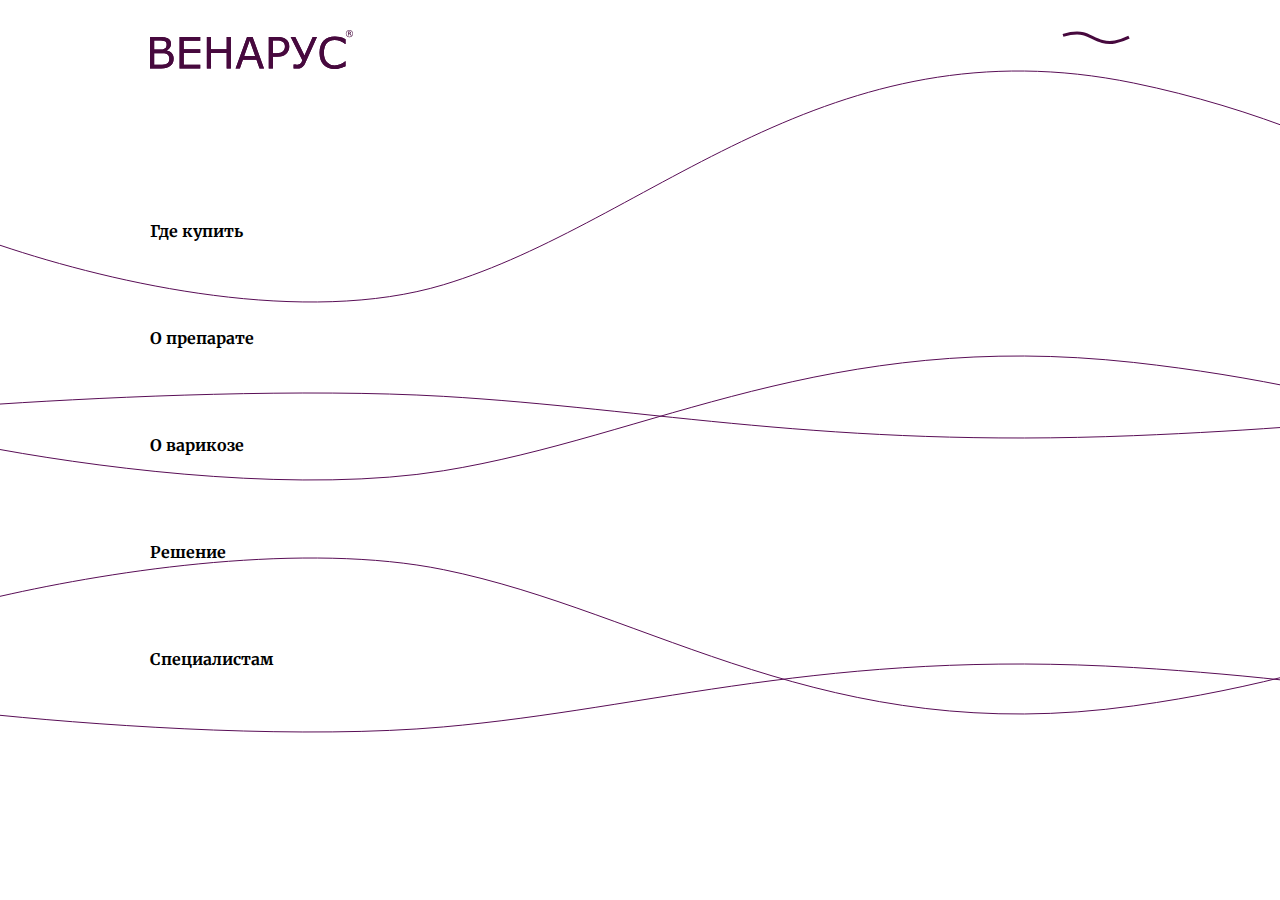
<file: test-itsoft/menu-block.html>
<!DOCTYPE html>
<html lang="en">
<head>
  <meta charset="UTF-8" />
  <meta name="viewport" content="width=device-width, initial-scale=1.0" />
  <title>Menu</title>
  <base target="_blank" />
  <link rel="stylesheet" href="./menu-block-styles.css" />
</head>
<body>
<div class="menu-block_header-background">
  <div class="menu-block_header container">
    <svg
      class="logo-svg"
      width="203"
      height="39"
      viewBox="0 0 203 39"
      fill="none"
      xmlns="http://www.w3.org/2000/svg"
    >
      <g clip-path="url(#a)" fill="#47093E">
        <path
          d="M23.652 28.75c0 1.562-.294 2.944-.882 4.146a8.392 8.392 0 0 1-2.381 2.959 11.083 11.083 0 0 1-3.887 1.986c-1.413.396-3.206.59-5.379.59H0V6.954h9.287c2.288 0 4.002.086 5.135.252 1.14.165 2.223.525 3.263 1.058 1.148.612 1.987 1.382 2.51 2.34.517.95.782 2.087.782 3.411 0 1.497-.38 2.764-1.14 3.815-.76 1.051-1.772 1.893-3.034 2.527v.172c2.123.44 3.794 1.368 5.013 2.8 1.226 1.426 1.836 3.233 1.836 5.42zm-7.014-14.188c0-.756-.129-1.403-.38-1.922-.25-.518-.66-.943-1.22-1.267-.659-.381-1.462-.611-2.402-.705-.94-.094-2.108-.137-3.5-.137H4.175v9.091h5.393c1.305 0 2.345-.064 3.12-.201a5.882 5.882 0 0 0 2.151-.835c.66-.417 1.126-.965 1.399-1.641.265-.677.401-1.469.401-2.383zm2.675 14.353c0-1.267-.186-2.274-.566-3.023-.38-.748-1.069-1.382-2.066-1.9-.674-.353-1.492-.583-2.453-.684-.96-.108-2.13-.158-3.506-.158H4.174V34.86h5.522c1.829 0 3.32-.093 4.49-.288 1.161-.187 2.122-.54 2.861-1.044.789-.554 1.363-1.18 1.728-1.886.359-.705.538-1.612.538-2.728zM50.237 38.431H29.576V6.954h20.661v3.721H33.742v8.63h16.495v3.722H33.742v11.69h16.495v3.715zM80.846 38.431h-4.174v-15.41H61.023v15.41H56.85V6.954h4.174v12.345h15.649V6.954h4.174V38.43zM114 38.431h-4.446l-3.077-8.774H92.916l-3.077 8.774h-4.231L97.025 6.954h5.558L114 38.43zm-8.807-12.366L99.7 10.61l-5.515 15.455h11.008zM139.273 16.47c0 1.396-.244 2.685-.724 3.88-.488 1.187-1.162 2.224-2.03 3.095a10.359 10.359 0 0 1-3.837 2.44c-1.477.547-3.335.813-5.579.813h-4.174v11.733h-4.174V6.954h8.513c1.886 0 3.478.158 4.783.475 1.305.316 2.467.813 3.478 1.49 1.191.806 2.116 1.806 2.769 3.001.645 1.195.975 2.714.975 4.55zm-4.339.1c0-1.087-.194-2.03-.566-2.836a4.745 4.745 0 0 0-1.729-1.965c-.674-.439-1.441-.748-2.309-.943-.861-.187-1.958-.28-3.278-.28h-4.13v12.582h3.521c1.685 0 3.055-.151 4.109-.454 1.054-.302 1.908-.784 2.568-1.446.659-.677 1.126-1.39 1.398-2.138.28-.749.416-1.591.416-2.52zM166.97 6.953l-11.919 26.49c-.481 1.073-1.04 1.95-1.693 2.642a7.707 7.707 0 0 1-2.116 1.605c-.731.353-1.434.59-2.115.713a11.82 11.82 0 0 1-1.972.18c-.56 0-1.241-.03-2.044-.087a57.21 57.21 0 0 0-1.542-.1V34.48h.294c.215.028.566.072 1.054.136.488.065 1.054.094 1.685.094.28 0 .674-.022 1.184-.065a4.958 4.958 0 0 0 1.348-.295 4.686 4.686 0 0 0 1.334-.806c.444-.367.817-.9 1.126-1.605l.76-1.67-11.668-23.323h4.611l9.165 18.565 8.212-18.565h4.296v.007zM195.534 36.15c-.774.338-1.47.655-2.094.95-.624.295-1.441.604-2.452.928-.861.267-1.786.497-2.79.691a18.097 18.097 0 0 1-3.314.288c-2.273 0-4.346-.324-6.203-.964a12.668 12.668 0 0 1-4.855-3.016c-1.348-1.34-2.403-3.038-3.156-5.104-.76-2.066-1.14-4.463-1.14-7.198 0-2.591.366-4.91 1.097-6.954.732-2.044 1.779-3.772 3.163-5.182 1.334-1.368 2.948-2.412 4.834-3.132 1.893-.72 3.987-1.08 6.289-1.08 1.686 0 3.364.21 5.042.613 1.678.41 3.543 1.13 5.594 2.159v4.967h-.316c-1.728-1.454-3.442-2.505-5.142-3.167-1.7-.663-3.521-.994-5.45-.994-1.592 0-3.02.26-4.289.77-1.269.519-2.402 1.318-3.399 2.397-.969 1.059-1.722 2.397-2.267 4.01-.545 1.612-.81 3.477-.81 5.593 0 2.217.294 4.117.896 5.708.596 1.598 1.37 2.894 2.31 3.894a9.2 9.2 0 0 0 3.442 2.318c1.313.504 2.697.749 4.16.749 2.008 0 3.887-.346 5.644-1.037 1.757-.69 3.399-1.727 4.927-3.11h.294v4.903h-.015zM203 3.592c0 .993-.351 1.835-1.047 2.534-.696.705-1.542 1.05-2.532 1.05a3.444 3.444 0 0 1-2.524-1.05 3.468 3.468 0 0 1-1.047-2.534c0-.986.351-1.836 1.047-2.534C197.6.353 198.439 0 199.429 0c.989 0 1.828.353 2.531 1.05.696.706 1.04 1.549 1.04 2.542zm-.48 0c0-.857-.302-1.59-.911-2.21a2.965 2.965 0 0 0-2.188-.921c-.853 0-1.585.31-2.187.921a3.053 3.053 0 0 0-.911 2.21c0 .857.301 1.59.911 2.21a2.963 2.963 0 0 0 2.187.921c.854 0 1.585-.302 2.188-.921.609-.62.911-1.353.911-2.21zm-.789 1.821h-.926l-1.369-1.468h-.667v1.468h-.682V1.62h1.291c.259 0 .474.007.639.036.165.021.329.072.494.158a.942.942 0 0 1 .381.345c.086.137.121.303.121.504 0 .267-.078.49-.236.67a1.56 1.56 0 0 1-.646.424l1.6 1.656zm-1.456-2.706a.63.63 0 0 0-.058-.267.417.417 0 0 0-.193-.194.771.771 0 0 0-.273-.094 2.488 2.488 0 0 0-.366-.021h-.616v1.281h.523c.172 0 .316-.014.445-.043a.688.688 0 0 0 .301-.137.649.649 0 0 0 .237-.525z"
        />
        <path
          d="M23.652 28.75c0 1.562-.294 2.944-.882 4.146a8.392 8.392 0 0 1-2.381 2.959 11.083 11.083 0 0 1-3.887 1.986c-1.413.396-3.206.59-5.379.59H0V6.954h9.287c2.288 0 4.002.086 5.135.252 1.14.165 2.223.525 3.263 1.058 1.148.612 1.987 1.382 2.51 2.34.517.95.782 2.087.782 3.411 0 1.497-.38 2.764-1.14 3.815-.76 1.051-1.772 1.893-3.034 2.527v.172c2.123.44 3.794 1.368 5.013 2.8 1.226 1.426 1.836 3.233 1.836 5.42zm-7.014-14.188c0-.756-.129-1.403-.38-1.922-.25-.518-.66-.943-1.22-1.267-.659-.381-1.462-.611-2.402-.705-.94-.094-2.108-.137-3.5-.137H4.175v9.091h5.393c1.305 0 2.345-.064 3.12-.201a5.882 5.882 0 0 0 2.151-.835c.66-.417 1.126-.965 1.399-1.641.265-.677.401-1.469.401-2.383zm2.675 14.353c0-1.267-.186-2.274-.566-3.023-.38-.748-1.069-1.382-2.066-1.9-.674-.353-1.492-.583-2.453-.684-.96-.108-2.13-.158-3.506-.158H4.174V34.86h5.522c1.829 0 3.32-.093 4.49-.288 1.161-.187 2.122-.54 2.861-1.044.789-.554 1.363-1.18 1.728-1.886.359-.705.538-1.612.538-2.728zM50.237 38.431H29.576V6.954h20.661v3.721H33.742v8.63h16.495v3.722H33.742v11.69h16.495v3.715zM80.846 38.431h-4.174v-15.41H61.023v15.41H56.85V6.954h4.174v12.345h15.649V6.954h4.174V38.43zM114 38.431h-4.446l-3.077-8.774H92.916l-3.077 8.774h-4.231L97.025 6.954h5.558L114 38.43zm-8.807-12.366L99.7 10.61l-5.515 15.455h11.008zM139.273 16.47c0 1.396-.244 2.685-.724 3.88-.488 1.187-1.162 2.224-2.03 3.095a10.359 10.359 0 0 1-3.837 2.44c-1.477.547-3.335.813-5.579.813h-4.174v11.733h-4.174V6.954h8.513c1.886 0 3.478.158 4.783.475 1.305.316 2.467.813 3.478 1.49 1.191.806 2.116 1.806 2.769 3.001.645 1.195.975 2.714.975 4.55zm-4.339.1c0-1.087-.194-2.03-.566-2.836a4.745 4.745 0 0 0-1.729-1.965c-.674-.439-1.441-.748-2.309-.943-.861-.187-1.958-.28-3.278-.28h-4.13v12.582h3.521c1.685 0 3.055-.151 4.109-.454 1.054-.302 1.908-.784 2.568-1.446.659-.677 1.126-1.39 1.398-2.138.28-.749.416-1.591.416-2.52zM166.97 6.953l-11.919 26.49c-.481 1.073-1.04 1.95-1.693 2.642a7.707 7.707 0 0 1-2.116 1.605c-.731.353-1.434.59-2.115.713a11.82 11.82 0 0 1-1.972.18c-.56 0-1.241-.03-2.044-.087a57.21 57.21 0 0 0-1.542-.1V34.48h.294c.215.028.566.072 1.054.136.488.065 1.054.094 1.685.094.28 0 .674-.022 1.184-.065a4.958 4.958 0 0 0 1.348-.295 4.686 4.686 0 0 0 1.334-.806c.444-.367.817-.9 1.126-1.605l.76-1.67-11.668-23.323h4.611l9.165 18.565 8.212-18.565h4.296v.007zM195.534 36.15c-.774.338-1.47.655-2.094.95-.624.295-1.441.604-2.452.928-.861.267-1.786.497-2.79.691a18.097 18.097 0 0 1-3.314.288c-2.273 0-4.346-.324-6.203-.964a12.668 12.668 0 0 1-4.855-3.016c-1.348-1.34-2.403-3.038-3.156-5.104-.76-2.066-1.14-4.463-1.14-7.198 0-2.591.366-4.91 1.097-6.954.732-2.044 1.779-3.772 3.163-5.182 1.334-1.368 2.948-2.412 4.834-3.132 1.893-.72 3.987-1.08 6.289-1.08 1.686 0 3.364.21 5.042.613 1.678.41 3.543 1.13 5.594 2.159v4.967h-.316c-1.728-1.454-3.442-2.505-5.142-3.167-1.7-.663-3.521-.994-5.45-.994-1.592 0-3.02.26-4.289.77-1.269.519-2.402 1.318-3.399 2.397-.969 1.059-1.722 2.397-2.267 4.01-.545 1.612-.81 3.477-.81 5.593 0 2.217.294 4.117.896 5.708.596 1.598 1.37 2.894 2.31 3.894a9.2 9.2 0 0 0 3.442 2.318c1.313.504 2.697.749 4.16.749 2.008 0 3.887-.346 5.644-1.037 1.757-.69 3.399-1.727 4.927-3.11h.294v4.903h-.015z"
        />
      </g>
      <defs>
        <clipPath id="a">
          <path fill="#fff" d="M0 0h203v39H0z" />
        </clipPath>
      </defs>
    </svg>
    <a href="./index_it-soft.html" target="_self">
      <svg
        class="one-wave-menu"
        width="68"
        height="13"
        viewBox="0 0 68 13"
        fill="none"
        xmlns="http://www.w3.org/2000/svg"
      >
        <path
          d="M1 4.317c5.347-1.603 13.99-3.31 20.32-1.614 9.53 2.554 17.594 10.806 31.637 8.235A51.247 51.247 0 0 0 67 6.2"
          stroke="#47093E"
          stroke-width="3"
        />
      </svg>
    </a>
  </div>
</div>
<div class="menu-block">
  <div class="menu-block_hrefs">
    <a class="menu-block_href" href="#">
      <p class="menu-block_txt">Где купить</p>
    </a>
    <a class="menu-block_href" href="#">
      <p class="menu-block_txt">О препарате</p>
    </a>
    <a class="menu-block_href" href="#">
      <p class="menu-block_txt">О варикозе</p>
    </a>
    <a class="menu-block_href" href="#">
      <p class="menu-block_txt">Решение</p>
    </a>
    <a class="menu-block_href" href="#">
      <p class="menu-block_txt">Специалистам</p>
    </a>
  </div>
  <div class="line-svg_block">
    <svg
      class="first-line"
      width="1440"
      height="233"
      viewBox="0 0 1440 233"
      fill="none"
      xmlns="http://www.w3.org/2000/svg"
    >
      <path
        d="M0 175.235c116.668 39.274 305.231 81.112 443.346 39.548C651.274 152.21 827.213-49.982 1133.61 13.017c122.64 25.217 226.46 70.172 306.39 116.105"
        stroke="#590D56"
      />
    </svg>
    <svg
      class="second-line"
      width="1440"
      height="47"
      viewBox="0 0 1440 47"
      fill="none"
      xmlns="http://www.w3.org/2000/svg"
    >
      <path
        d="M0 12.058c116.668-7.65 305.231-15.8 443.346-7.704 207.928 12.19 383.867 51.578 690.264 39.305 122.64-4.913 226.46-13.67 306.39-22.618"
        stroke="#590D56"
      />
    </svg>
    <svg
      class="third-line"
      width="1440"
      height="126"
      viewBox="0 0 1440 126"
      fill="none"
      xmlns="http://www.w3.org/2000/svg"
    >
      <path
        d="M0 94.529c116.668 21.082 305.231 43.54 443.346 21.229C651.274 82.168 827.213-26.367 1133.61 7.45 1256.25 20.987 1360.07 45.12 1440 69.775"
        stroke="#590D56"
      />
    </svg>
    <svg
      class="fortin-line"
      width="1440"
      height="158"
      viewBox="0 0 1440 158"
      fill="none"
      xmlns="http://www.w3.org/2000/svg"
    >
      <path
        d="M0 39.335c116.668-26.523 305.231-54.777 443.346-26.708C651.274 54.884 827.213 191.43 1133.61 148.885c122.64-17.03 226.46-47.39 306.39-78.409"
        stroke="#590D56"
      />
    </svg>
    <svg
      class="fifth-line"
      width="1440"
      height="70"
      viewBox="0 0 1440 70"
      fill="none"
      xmlns="http://www.w3.org/2000/svg"
    >
      <path
        d="M0 52.29C116.668 63.85 305.231 76.167 443.346 63.932c207.928-18.42 383.867-77.94 690.264-59.395 122.64 7.424 226.46 20.657 306.39 34.178"
        stroke="#590D56"
      />
    </svg>
  </div>
</div>
</body>
</html>
</file>
<file: styles.css>
@import 'https://fonts.googleapis.com/css2?family=Lato:wght@400;700;900&family=Raleway:wght@800&display=swap';

* {
  margin: 0;
  box-sizing: border-box;
}

body {
  font-family: Lato, sans-serif;
  font-style: normal;
}

a {
  text-decoration: none;
}

.background-color {
  background-image: url("test_for_softcorp/images/bg_main.jpg");
  background-position: top;
}

.background {
  background-image: url("background.JPG");
  background-repeat: no-repeat;
  background-size: cover;
}

.container {
  width: 100%;
  max-width: 1232px;
  padding: 0 16px;
  margin: 0 auto;
  height: 800px;
  background-color: rgb(23 23 23 / 25%);
}

ul {
  padding: 0;
  list-style-type: none;
  display: grid;
  grid-template-columns: 40% 60%;
}

ul li {
  grid-column: 2 / 3;
}

h1 {
  color: #5b5e6d;
  padding-bottom: 40px;
  padding-top: 60px;
}

.title {
  font-weight: 400;
  font-size: 26px;
  line-height: 32px;
  color: #c7c7cf;
  padding-bottom: 10px;

}

ul a {
  color: #cfcfff;
}

ul a:visited {
  color: #c0c0ff;;
}

ul a:hover {
  color: #646489;
}

@media only screen and (max-width: 900px) {
  ul {
    grid-template-columns: 50% 50%;
  }
}

@media only screen and (max-width: 790px) {
  h1 {
    padding-bottom: 20px;
  }

  .background {
    background-size: contain;
  }

  .title {
    font-size: 1.1rem;
    line-height: 22px;
  }

  ul a {
    font-size: 0.9rem;
  }
}

@media only screen and (max-width: 472px) {
  h1 {
    font-size: 1.5rem;
  }

  .title {
    font-size: 1.0rem;
    line-height: 19px;
  }
}

@media only screen and (max-width: 410px) {
  h1 {
    font-size: 1.1rem;
    padding-top: 30px;
  }

  .title {
    font-size: 0.9rem;
  }

  ul a {
    font-size: 0.8rem;
  }
}

@media only screen and (max-width: 374px) {
  .list {
    display: flex;
    flex-direction: column;
  }

  h1 {
    display: flex;
    justify-content: end;
    padding-right: 47px;
    padding-top: 30px;
    padding-bottom: 40px;
  }

  .title {
    width: 170px;
    display: flex;
    align-self: end;
    padding-bottom: 120px;
  }
}
</file>
<file: testForV3Top/src/styles/index.css>
@import url("https://fonts.googleapis.com/css2?family=Lexend:wght@400;500;600&display=swap");

:root {
  --white: #ffffff;
  --main-background: #110a1d;
  --additional-background: #1e1231;
  --main-color: #478bf9;
  --additional-color: #9dadf2;
}

html {
  font-size: 16px;
  font-family: "Lexend", sans-serif;
}

.svg-sprites {
  position: absolute;
  visibility: hidden;
  width: 0;
  height: 0;
}

.container {
  max-width: calc(102.5rem + 2rem);
  padding: 0 2rem;
  margin: 0 auto;
}

main {
  background-color: var(--main-background);
  color: var(--white);
  padding-top: 1rem;
}

a {
  color: var(--white);
  text-decoration: none;
}

a:hover {
  color: #478bf9;
  text-decoration: underline;
}

ul {
  margin-block-end: 0;
  margin-block-start: 0;
  padding-inline-start: 0;
}

li {
  list-style-type: none;
}

h1,
h3 {
  margin: 0;
}

.mobile {
  display: none;
}

/*HEADER*/
.header {
  display: grid;
  grid-template-columns: repeat(4, auto);
  border: 0.25rem solid var(--additional-color);
  border-radius: 4rem;
  padding: 1.5rem 3rem;
  align-items: center;
}

.header_menu {
  grid-area: 1 / 2 / 2 / 3;
  column-gap: 2rem;
  display: flex;
  justify-self: end;
  font-size: 1.25rem;
  font-weight: 400;
}

.header_menu > a:hover {
  text-decoration: none;
}

.header_button-language-mobile {
  display: none;
}

.header_button-language {
  display: flex;
  align-items: center;
  column-gap: 0.5rem;
  width: 4.8rem;
  justify-self: center;
}

.header_button-language>p {
  margin: 0;
}

.svg-button-language {
  height: 1rem;
  width: 1rem;
}

.header_buttons-block {
  grid-area: 1 / 4 / 2 / 5;
  display: flex;
  column-gap: 0.8rem;
  justify-self: end;
}

.header_button-language,
.button-authorization {
  text-transform: uppercase;
  background: transparent;
  border: 0.12rem solid var(--additional-color);
  border-radius: 1.5rem;
  color: var(--white);
  padding: 0.8rem;
  align-self: center;
  font-size: 1.25rem;
  font-weight: 400;
}

.header_button-language:hover {
  background-color: var(--main-color);
  border: 0.12rem solid var(--main-color);
}

.button-authorization:hover {
  background-color: var(--main-color);
  border: 0.12rem solid var(--main-color);
  color: var(--white);
  text-decoration: none;
}

/*HOME-PAGE*/
.home-page {
  display: flex;
  justify-content: space-evenly;
  align-items: center;
  height: 60rem;
  column-gap: 1rem;
}

.home-page_header-block {
  display: flex;
  flex-direction: column;
  row-gap: 3rem;
}

h1 {
  font-size: 6rem;
  text-transform: uppercase;
  font-weight: 500;
}

h1 > span {
  color: var(--main-color);
}

.home-page_header-block > div > h3 {
  font-size: 2rem;
  color: rgb(255, 255, 255, 0.6);
  font-weight: 500;
}

.home-page_header-block > a {
  width: 60%;
  text-transform: uppercase;
  font-size: 1.6rem;
  font-weight: 600;
  background-color: var(--main-color);
  border-radius: 3rem;
  border: none;
  color: var(--white);
  padding: 1.25rem 4.5rem;
  text-align: center;
}

.home-page_header-block > a:hover {
  text-decoration: none;
  color: var(--white);
}

.home-page_animation {
  display: flex;
  column-gap: 1rem;
  height: 100%;
}

.animation-line {
  max-height: 100%;
  overflow: hidden;
}

.animation-down,
.animation-app {
  display: flex;
  flex-direction: column;
  row-gap: 1.6rem;
}

.animation-line > .animation-down {
  display: flex;
  flex-direction: column;
  height: 200%;
  animation: run-string-down 10s linear infinite;
}

.animation-line > .animation-app {
  display: flex;
  flex-direction: column;
  height: 200%;
  animation: run-string-app 10s linear infinite;
}

.animation-line > div > .svg {
  width: 6.25rem;
  height: 6.25rem;
}

@keyframes run-string-down {
  0% {
    transform: translate(0%, -50%);
  }
  100% {
    transform: translate(0%, -10%);
  }
}

@keyframes run-string-app {
  0% {
    transform: translate(0%);
  }
  100% {
    transform: translate(0%, -50%);
  }
}

.svg-long {
  width: 6.25rem;
  height: 13.75rem;
}

.home-page_blog {
  display: flex;
  flex-direction: column;
  row-gap: 1.5rem;
}

.home-page_blog > h3 {
  text-transform: uppercase;
  font-size: 2.5rem;
  font-weight: 600;
  text-align: center;
}

.blog-content {
  border: 0.18rem solid var(--main-color);
  border-radius: 6.25rem;
  display: flex;
  column-gap: 1rem;
  background-color: rgb(255, 255, 255, 0.12);
  padding: 0 1rem;
  height: 37.2rem;
  overflow: hidden;

  position: relative;
}

.blog-content-items {
  overflow-y: scroll;
}

/*Scroll on Chrome, Edge, Safari*/
.blog-content-items::-webkit-scrollbar {
  display: none;
}

.blog-content-items {
  display: flex;
  flex-direction: column;
  row-gap: 1rem;
  overflow: auto;
  transition: transform 0.5s ease-in-out;
  scrollbar-width: none;
}

.blog_item {
  border-radius: 12.25rem;
  background: var(--additional-background);
  padding: 1rem 4rem;
  height: 9.1rem;
  display: flex;
  flex-direction: column;
  row-gap: 0.8rem;
}

.blog_item:hover {
  background: var(--main-color);
  -webkit-text-stroke-width: thin;
  -webkit-text-stroke-color: black;
  color: var(--white);
  text-decoration: none;
}

.blog_item-text {
  font-size: 1.75rem;
  font-weight: 400;
  margin: 0;
}

.blog_item-date {
  font-size: 1rem;
  font-weight: 500;
  color: rgb(255, 255, 255, 0.6);
  margin: 0;
}

.blog-content-scroll {
  height: 68%;
  width: 0.5rem;
  border-radius: 0.62rem;
  background-color: rgb(255, 255, 255, 0.12);
  display: flex;
  align-self: center;
}

.scroll {
  width: 0.5rem;
  height: 23%;
  background-color: var(--main-color);
  border-radius: 0.62rem;
  cursor: pointer;
}

/*FOOTER*/
.footer {
  border-top: 0.25rem solid var(--main-color);
  border-right: 0.25rem solid var(--main-color);
  border-left: 0.25rem solid var(--main-color);
  border-top-left-radius: 4rem;
  border-top-right-radius: 4rem;
  background-color: var(--additional-background);
}

.footer-content {
  display: flex;
  font-size: 1rem;
  justify-content: space-between;
  padding: 2.5rem 0 1.5rem;
  align-items: end;
}

.footer_hrefs-block > ul {
  column-gap: 2.5rem;
  display: flex;
  padding-inline-start: 0;
}

.footer_hrefs-block > ul > li {
  font-size: 1.25rem;
  font-weight: 400;
}

.footer_icons-block,
.icons-block_buttons {
  display: flex;
}

.footer_icons-block {
  flex-direction: column;
  row-gap: 0.87rem;
}

.icons-block_buttons {
  column-gap: 0.5rem;
}

.icons-block_buttons > a > svg {
  height: 2rem;
  width: 2rem;
}

.icons-block_caption {
  font-size: 1.25rem;
  font-weight: 400;
  text-align: end;
}

@media only screen and (max-width: 1800px) {
  html {
    font-size: 14px;
  }
}

@media only screen and (max-width: 1532px) {
  html {
    font-size: 13px;
  }

  .home-page_header-block > button {
    width: 65%;
    font-size: 1.2rem;
    padding: 1.25rem 4rem;
  }
}

@media only screen and (max-width: 1450px) {
  html {
    font-size: 12px;
  }

  .blog_item {
    padding: 1rem 3.5rem;
    height: 8.5rem;
  }

  .blog_item-text {
    font-size: 1.25rem;
  }

  .blog_item-date {
    font-size: 0.8rem;
  }
}

@media only screen and (max-width: 1058px) {
  html {
    font-size: 10px;
  }
}

@media only screen and (max-width: 885px) {
  html {
    font-size: 8px;
  }
}

/*FOR MOBILE*/
@media only screen and (max-width: 679px) {
  html {
    font-size: 7px;
  }

  .mobile {
    display: block;
  }

  .desktop {
    display: none;
  }

  .svg-menuMobile {
    position: relative;
    height: 5.1rem;
    width: 5.1rem;
  }

  .header {
    grid-template-columns: repeat(1, auto);
    grid-template-rows: repeat(3, auto);
    row-gap: 4.3rem;
    border: none;
  }

  .header_menu {
    grid-area: 2 / 1 / 3 / 2;
    display: flex;
    flex-direction: column;
    row-gap: 0.7rem;
    justify-self: start;
    width: 100%;
  }

  .header_button-language-mobile {
    grid-area: 1 / 1 / 2 / 2;
    position: relative;
    display: flex;
    justify-content: end;
    column-gap: 0.5rem;
  }

  .svg-button-language {
    height: 2.8rem;
    width: 2.8rem;
    border: 0.25rem solid var(--additional-color);
    border-radius: 50%;
    padding: 1.1rem;
  }

  .active {
    display: none;
  }

  .header_buttons-block {
    grid-area: 3 / 1 / 4 / 2;
    flex-direction: column;
    row-gap: 0.7rem;
    justify-self: center;
    width: 100%;
  }

  .header_button-language-mobile,
  .button-authorization,
  .header_menu > a {
    border: 0.25rem solid var(--additional-color);
    border-radius: 4rem;
    padding: 1.8rem 2.8rem;
    font-size: 2.8rem;
    background-color: transparent;
  }

  .button-authorization {
    width: 100%;
    text-align: center;
    background-color: var(--additional-background);
    padding: 1.8rem 0;
  }

  .button-authorization:hover {
    background-color: var(--main-color);
    border: 0.12rem solid var(--main-color);
    color: var(--white);
  }

  .header_menu > a:hover {
    background-color: var(--main-color);
    border: 0.12rem solid var(--main-color);
    color: var(--white);
  }

  .home-page {
    flex-direction: column;
    padding: 1.4rem 5rem;
    height: auto;
    row-gap: 0;
    overflow: hidden;
  }

  .home-page_header-block {
    align-items: center;
  }

  .home-page_header-block > div {
    display: flex;
    flex-direction: column;
    text-align: center;
  }

  h1 {
    font-size: 7.1rem;
  }

  .home-page_header-block > div > h3 {
    font-size: 3.7rem;
  }

  .home-page_header-block > a {
    width: 100%;
    font-size: 3.2rem;
  }

  .home-page_blog {
    width: 100%;
  }

  .home-page_animation {
    transform: rotate(-90deg);
    margin: -310px 0;
  }

  .home-page_animation > div > .svg {
    transform: rotate(90deg);
  }

  .home-page_animation > div > .svg-long > #dollar-svg > #circleDollar {
    transform: rotate(90deg);
  }

  .animation-line > .svg {
    height: 7.2rem;
    width: 7.2rem;
  }

  .svg-long {
    width: 7.2rem;
    height: 15.4rem;
  }

  .animation-line > .animation-down {
    animation: run-string-left 10s linear infinite;
  }

  .animation-line > .animation-app {
    animation: run-string-right 10s linear infinite;
  }

  .home-page_blog > h3 {
    font-size: 5.7rem;
  }

  .blog-content {
    row-gap: 1.4rem;
    height: 60rem;
    padding: 0.8rem;
  }

  .blog_item {
    height: 16rem;
    padding: 2.1rem 5rem;
    border-radius: 5.7rem;
  }

  .blog_item-text {
    font-size: 2.8rem;
  }

  .blog_item-date {
    font-size: 2.2rem;
  }

  .footer-content {
    flex-direction: column;
    align-items: self-start;
  }

  .footer_hrefs-block > ul {
    flex-direction: column;
    align-items: start;
  }

  .footer_hrefs-block > ul > li > a,
  .footer_icons-block > h3 {
    font-size: 2.8rem;
  }

  .footer_icons-block {
    align-items: start;
  }

  .icons-block_buttons > svg {
    height: 3.8rem;
    width: 3.8rem;
  }

  @keyframes run-string-left {
    0% {
      transform: translate(0%, 0%);
    }
    100% {
      transform: translate(0%, -5%);
    }
  }

  @keyframes run-string-right {
    0% {
      transform: translate(0%, -10%);
    }
    100% {
      transform: translate(0%, 10%);
    }
  }
}
</file>
<file: test_for_softcorp/srs/styles/styles-test.css>
@import 'https://fonts.googleapis.com/css2?family=Lato:wght@400;700;900&family=Raleway:wght@800&display=swap';

:root {
  --white: #fff;
  --black: #000;
  --blue-main: #3e9cdc;
  --blue-header: #42a9ed;
  --grey-input-text: #272733;

  --unit: 8px;
  --gap: calc(var(--unit) * 2);

  --a-speed: 250ms;
}

* {
  margin: 0;
  box-sizing: border-box;
}

body {
  font-family: Lato, sans-serif;
  font-style: normal;
}

a {
  text-decoration: none;
}

.svg-sprites {
  position: absolute;
  visibility: hidden;
  width: 0;
  height: 0;
}

.container {
  width: 100%;
  max-width: 1232px;
  padding: 0 16px;
  margin: 0 auto;
}

.background {
  background-repeat: no-repeat;
  background-position: top;
  background-size: cover;
}

.nav__href-main,
.nav-href,
.header-block__title,
.header-block__btn,
.content__title_title,
.file__lbl,
.content__btn {
  text-transform: uppercase;
}

.detailed-text {
  color: var(--blue-main);
}

.detailed-nav-text {
  color: var(--blue-header);
}

.header-background {
  background-image: url('../../images/bg_people.jpg');
  background-attachment: fixed;
}

.nav {
  background-color: rgb(16 16 29 / 90%);
  position: sticky;
  top: 0;
}

.nav-block {
  display: flex;
  justify-content: space-between;
}

.nav__href-main {
  font-family: Raleway, sans-serif;
  font-weight: 800;
  font-size: 28px;
  line-height: 33px;
  color: var(--white);
  padding-top: 33px;
  padding-bottom: 32px;
}

.nav__href-block {
  display: flex;
  gap: 60px;
  padding-bottom: 40px;
  padding-top: 44px;
  margin-right: 35px;
}

.nav-href {
  color: var(--white);
  font-weight: 400;
  font-size: 13px;
  line-height: 16px;
  transition: color 300ms;
}

.nav-href:hover {
  color: #43abf0;
}

.header-block {
  padding-top: 103px;
  padding-bottom: 204px;
  display: flex;
  flex-direction: column;
  row-gap: 84px;
}

.header-block__title {
  font-weight: 700;
  color: var(--black);
  font-size: 48px;
  line-height: 58px;
  width: 780px;
}

.header-block__txt-title {
  font-weight: 700;
  color: var(--black);
  font-size: 20px;
  line-height: 24px;
  padding-bottom: 10px;
}

.header-block__txt {
  font-weight: 400;
  font-size: 20px;
  line-height: 24px;
  color: var(--black);
  padding-bottom: 5px;
}

.header-block__txt:last-child {
  padding-bottom: 0;
}

.header-block__btns {
  display: flex;
  column-gap: 30px;
}

.header-block__btn {
  width: 183px;
  height: 43px;
  background-color: var(--white);
  border: 1px solid #6f6d7b;
  border-radius: 4px;
  color: #2a2b30;
  font-weight: 400;
  font-size: 13px;
  line-height: 16px;
  padding: 15px 31px;
  cursor: pointer;
}

.header-block__btn_main {
  background-color: var(--blue-main);
  border: 1px solid var(--white);
  color: var(--white);
}

.content-background {
  background-image: url('../../images/bg_main.jpg');
}

.content {
  display: flex;
  flex-direction: column;
}

.content__title {
  text-align: center;
  padding-top: 121px;
  padding-bottom: 80px;
}

.content__title_title {
  font-weight: 600;
  font-size: 36px;
  line-height: 43px;
  color: var(--white);
  padding-bottom: 30px;
}

.content__title_txt {
  font-weight: 400;
  font-size: 18px;
  line-height: 22px;
  color: #bbb;
}

.content__svg-block {
  display: flex;
  flex-wrap: wrap;
  justify-content: center;
  gap: 51px;
  margin-bottom: 80px;
  position: relative;
}

.svg-block {
  display: flex;
  flex-direction: column;
  gap: 20px;
  align-items: center;
}

.svg-block__txt {
  font-weight: 400;
  font-size: 16px;
  line-height: 19px;
  color: var(--white);
  text-align: center;
}

.svg-block__txt_payment {
  width: 188px;
}

.oll-points {
  position: absolute;
  top: 33.33%;
}

.content__form {
  display: flex;
  flex-wrap: wrap;
  gap: 30px;
}

.email__ipt,
.user-name__ipt {
  background: var(--white);
  opacity: 0.9;
  border: 1px solid var(--white);
  border-radius: 3px;
  font-weight: 400;
  font-size: 18px;
  line-height: 22px;
  padding: 12px 10px;
}

.select__ipt,
.email__ipt,
.user-name__ipt::-webkit-input-placeholder {
  color: var(--grey-input-text);
}

.select__ipt,
.email__ipt,
.user-name__ipt::-moz-placeholder {
  color: var(--grey-input-text);
}

ul {
  padding: 0;
  list-style-type: none;
}

.choice-href {
  color: #272733;
  font-weight: 400;
  font-size: 18px;
  line-height: 22px;
}

.choice-href:hover {
  color: #FFFFFF;
}

.sel-main {
  width: 370px;
  height: 48px;
  background: rgba(255, 255, 255, 0.85);
  border: 1px solid #FFFFFF;
  border-radius: 3px;
  font-weight: 400;
  font-size: 18px;
  line-height: 22px;
  display: flex;
  align-items: center;
  padding: 12px 10px;
}

.sel-main:hover {
  border: 1px solid #3D4050;
  background: rgba(61, 64, 80, 0.85);
  border-radius: 3px 3px 0 0;
  color: #FFFFFF;
}

.sel-second-level {
  width: 370px;
  display: none;
  flex-direction: column;
  height: 180px;
  padding-left: 10px;
  background: rgba(39, 39, 51, 0.9);
  border-bottom: 1px solid #3D4050;
  border-left: 1px solid #3D4050;
  border-right: 1px solid #3D4050;
  border-bottom-left-radius: 3px;
  border-bottom-right-radius: 3px;
  font-weight: 400;
  font-size: 18px;
  line-height: 34px;
  text-align: left;
  position: absolute;
  top: 93%;
  left: 50%;
  transform: translateX(-50%);
  z-index: 1;
  animation: menu-level-2 var(--a-speed) ease-in-out;
}

.sel-second-level a {
  font-weight: 400;
  font-size: 18px;
  line-height: 34px;
  color: #FFFFFF;
  transition: color var(--a-speed) ease-in-out;
}

.sel-second-level a:hover {
  color: #42A9ED;
}

.menu__first-level {
  display: inline-block;
  font-size: 1.5rem;
  font-weight: 500;
  position: relative;
  width: 370px;
}

.menu__first-level:hover {
  padding: var(--gap) 0;
}

.menu__first-level:hover > ul {
  display: flex;
}

.menu__first-level:hover > .choice-href {
  color: var(--white);
}

@keyframes sel-second-level {
  0% {
    top: 80%;
    opacity: 0;
  }
  80% {
    top: 100%;
    opacity: .8;
  }
  100% {
    opacity: 1;
  }
}

.menu__first-level > ul a {
  display: block;
  position: relative;
}

.menu__first-level ul > li {
  position: relative;
}

.menu__first-level ul > li ul {
  left: 100%;
  top: 0;
  transform: translateX(calc(var(--unit) * 6));
  animation: menu-level-next var(--a-speed) ease-in-out;
}

.menu__first-level ul > li:hover > ul {
  display: flex;
}

.menu__first-level ul > li ul:before {
  content: "";
  display: inline-block;
  width: calc(var(--unit) * 8);
  height: calc(100% + 20px);
  position: absolute;
  top: -20px;
  right: 100%;
}


/*.select__ipt:focus {*/
/*  background: rgb(61 64 80 / 85%);*/
/*  border-radius: 3px 3px 0 0;*/
/*  border: 1px solid #3d4050;*/
/*  color: var(--white);*/
/*}*/

/*.select__option {*/
/*  background: rgb(39 39 51 / 90%);*/
/*  border: 1px solid #3d4050;*/
/*  border-radius: 3px;*/
/*}*/

/*.select__option:hover,*/
/*:checked {*/
/*  color: var(--blue-header);*/
/*}*/

/*.option-disabled {*/
/*  color: rgb(61 64 80 / 85%);*/
/*}*/

.range__block {
  max-width: 770px;
  display: grid;
  grid-template: auto / repeat(auto-fill, auto);
  column-gap: 5px;
}

.range__txt {
  font-weight: 400;
  font-size: 18px;
  line-height: 22px;
  color: var(--white);
  padding-bottom: 19px;
}

.range__txt_title {
  grid-area: 1 / 1 / 2 / 2;
}

.range__txt_percent {
  grid-area: 1 / 3 / 2 / 4;
  justify-self: end;
}

.range__lbl {
  grid-area: 1 / 2 / 2 / 3;
  text-align: end;
  font-weight: 400;
  font-size: 18px;
  line-height: 22px;
  color: var(--white);
  position: relative;
  left: 85%;
}

.range__ipt {
  grid-area: 2 / 1 / 3 / 4;
  width: 770px;
  height: 6px;
  opacity: 0.7;
  border: 1px solid var(--white);
  border-radius: 4px;
  appearance: none;
}

.range__ipt::-webkit-slider-thumb {
  appearance: none;
  border-radius: 50%;
  border: 3px solid #286690;
  width: 23px;
  height: 23px;
  background: #42a9ed;
  cursor: pointer;
}

.range__ipt::-moz-range-thumb {
  appearance: none;
  border-radius: 50%;
  border: 3px solid #286690;
  width: 23px;
  height: 23px;
  background: #42a9ed;
  cursor: pointer;
}

.range__ipt::-ms-thumb {
  appearance: none;
  border-radius: 50%;
  border: 3px solid #286690;
  width: 23px;
  height: 23px;
  background: #42a9ed;
  cursor: pointer;
}

.file__block {
  width: 370px;
  height: 48px;
  text-align: center;
  background-color: var(--white);
  z-index: 10;
  padding-top: 12px;
  padding-bottom: 12px;
  border: 2px solid #3e9cdc;
  border-radius: 3px;
}

.file__lbl {
  font-weight: 400;
  font-size: 15px;
  line-height: 18px;
  padding-left: 10px;
  position: relative;
  bottom: 25%;
}

.file__ipt {
  width: 1px;
  height: 1px;
  opacity: 0;
  z-index: -10;
}

.content__btn {
  align-self: center;
  margin-top: 55px;
  margin-bottom: 150px;
  background-color: var(--blue-main);
  color: var(--white);
  border: 1px solid var(--white);
  border-radius: 4px;
  font-weight: 400;
  font-size: 15px;
  line-height: 18px;
  cursor: pointer;
}

.ipt {
  width: 370px;
  height: 48px;
}

.ipt:focus-visible {
  outline: 0;
  outline-offset: 0;
}

.footer {
  color: var(--white);
  display: flex;
  flex-wrap: wrap;
  padding-top: 30px;
  padding-bottom: 30px;
}

.footer-background {
  background-color: #3d4050;
}

.footer-txt {
  font-weight: 400;
  font-size: 13px;
  line-height: 16px;
}

.footer-href {
  color: var(--white);
}

.footer-block {
  display: flex;
  gap: 35px;
}

.footer-block__payment {
  color: #c3c3c3;
}

.data-block {
  display: flex;
  flex-direction: row;
  gap: 10px;
  font-weight: 400;
  font-size: 13px;
  line-height: 16px;
}

.data-block svg {
  margin-top: -2px;
}

.vector {
  margin-left: 40px;
  margin-right: 40px;
}

@media only screen and (max-width: 1149px) {
  .oll-points {
    display: none;
  }

  .footer {
    flex-direction: row;
    justify-content: center;
  }

  .footer-block {
    gap: 10px;
  }

  .data-block {
    gap: 3px;
  }

  .data-block__svg {
    width: 18px;
    height: 17px;
    margin-top: 0;
  }

  .vector {
    margin-left: 10px;
    margin-right: 10px;
  }
}

@media only screen and (max-width: 909px) {
  .footer-block__contacts {
    margin-top: 10px;
  }
}

@media only screen and (max-width: 800px) {
  .nav-block {
    flex-direction: column;
    row-gap: 20px;
  }

  .nav__href-main {
    padding-top: 30px;
    padding-bottom: 0;
  }

  .nav__href-block {
    gap: 30px;
    padding-bottom: 30px;
    margin-right: 0;
    padding-top: 0;
  }

  .nav-href {
    font-size: 12px;
    line-height: 14px;
  }

  .header-block__title {
    width: 400px;
    font-size: 1.5em;
  }

  .content__form {
    justify-content: center;
  }

  .range__block {
    min-width: 370px;
  }

  .range__ipt {
    width: 370px;
  }

  .range__lbl {
    position: relative;
    left: 15%;
  }

  .content__svg-block {
    flex-direction: column;
    gap: 30px;
  }

  .oll-points {
    display: none;
  }

  .footer {
    padding-top: 20px;
    padding-bottom: 20px;
  }

  .vector-two {
    display: none;
  }

  .data-block__svg {
    margin-top: 0;
  }
}

@media only screen and (max-width: 637px) {
  .footer {
    flex-direction: column;
    align-items: center;
    gap: 10px;
  }

  .footer-block__contacts {
    margin-top: 0;
  }

  .vector {
    display: none;
  }
}

@media only screen and (max-width: 400px) {
  .header-block {
    row-gap: 44px;
    padding-bottom: 104px;
  }

  .header-block__title {
    width: 300px;
    font-size: 1em;
    line-height: 28px;
  }

  .header-block__btns {
    column-gap: 0;
    flex-wrap: wrap;
    row-gap: 10px;
    justify-content: center;
  }

  .header-block__btn {
    width: 220px;
    height: 43px;
  }

  .select__ipt,
  .email__ipt,
  .user-name__ipt {
    font-size: 17px;
    padding: 8px 6px;
  }

  .range__block {
    min-width: 300px;
  }

  .range__txt {
    font-size: 15px;
    line-height: 20px;
  }

  .range__lbl {
    font-size: 15px;
  }

  .range__ipt {
    width: 300px;
  }

  .file__block {
    width: 300px;
  }

  .ipt, .sel-main {
    width: 300px;
    height: 40px;
  }

  .sel-second-level {
    width: 300px;
  }
}
</file>
<file: test_of_softcorp/srs/styles/styles.css>
@import 'https://fonts.googleapis.com/css2?family=Lato:wght@400;700;900&family=Raleway:wght@800&display=swap';

:root {
  --white: #fff;
  --black: #000;
  --blue-main: #3e9cdc;
  --blue-header: #42a9ed;
  --grey-input-text: #272733;

  --unit: 8px;
  --gap: calc(var(--unit) * 2);

  --a-speed: 250ms;
}

* {
  margin: 0;
  box-sizing: border-box;
}

body {
  font-family: Lato, sans-serif;
  font-style: normal;
}

a {
  text-decoration: none;
}

.svg-sprites {
  position: absolute;
  visibility: hidden;
  width: 0;
  height: 0;
}

.container {
  width: 100%;
  max-width: 1232px;
  padding: 0 16px;
  margin: 0 auto;
}

.background {
  background-repeat: no-repeat;
  background-position: top;
  background-size: cover;
}

.nav__href-main,
.nav-href,
.header-block__title,
.header-block__btn,
.content__title_title,
.file__lbl,
.content__btn {
  text-transform: uppercase;
}

.detailed-text {
  color: var(--blue-main);
}

.detailed-nav-text {
  color: var(--blue-header);
}

.header-background {
  background-image: url('../../images/bg_people.jpg');
  background-attachment: fixed;
}

.nav {
  background-color: rgb(16 16 29 / 90%);
  position: sticky;
  top: 0;
}

.nav-block {
  display: flex;
  justify-content: space-between;
}

.nav__href-main {
  font-family: Raleway, sans-serif;
  font-weight: 800;
  font-size: 28px;
  line-height: 33px;
  color: var(--white);
  padding-top: 33px;
  padding-bottom: 32px;
}

.nav__href-block {
  display: flex;
  gap: 60px;
  padding-bottom: 40px;
  padding-top: 44px;
  margin-right: 35px;
}

.nav-href {
  color: var(--white);
  font-weight: 400;
  font-size: 13px;
  line-height: 16px;
  transition: color 300ms;
}

.nav-href:hover {
  color: #43abf0;
}

.header-block {
  padding-top: 103px;
  padding-bottom: 204px;
  display: flex;
  flex-direction: column;
  row-gap: 84px;
}

.header-block__title {
  font-weight: 700;
  color: var(--black);
  font-size: 48px;
  line-height: 58px;
  width: 780px;
}

.header-block__txt-title {
  font-weight: 700;
  color: var(--black);
  font-size: 20px;
  line-height: 24px;
  padding-bottom: 10px;
}

.header-block__txt {
  font-weight: 400;
  font-size: 20px;
  line-height: 24px;
  color: var(--black);
  padding-bottom: 5px;
}

.header-block__txt:last-child {
  padding-bottom: 0;
}

.header-block__btns {
  display: flex;
  column-gap: 30px;
}

.header-block__btn {
  width: 183px;
  height: 43px;
  background-color: var(--white);
  border: 1px solid #6f6d7b;
  border-radius: 4px;
  color: #2a2b30;
  font-weight: 400;
  font-size: 13px;
  line-height: 16px;
  padding: 15px 31px;
  cursor: pointer;
}

.header-block__btn_main {
  background-color: var(--blue-main);
  border: 1px solid var(--white);
  color: var(--white);
}

.content-background {
  background-image: url('../../images/bg_main.jpg');
}

.content {
  display: flex;
  flex-direction: column;
}

.content__title {
  text-align: center;
  padding-top: 121px;
  padding-bottom: 80px;
}

.content__title_title {
  font-weight: 600;
  font-size: 36px;
  line-height: 43px;
  color: var(--white);
  padding-bottom: 30px;
}

.content__title_txt {
  font-weight: 400;
  font-size: 18px;
  line-height: 22px;
  color: #bbb;
}

.content__svg-block {
  display: flex;
  flex-wrap: wrap;
  justify-content: center;
  gap: 51px;
  margin-bottom: 80px;
  position: relative;
}

.svg-block {
  display: flex;
  flex-direction: column;
  gap: 20px;
  align-items: center;
}

.svg-block__txt {
  font-weight: 400;
  font-size: 16px;
  line-height: 19px;
  color: var(--white);
  text-align: center;
}

.svg-block__txt_payment {
  width: 188px;
}

.oll-points {
  position: absolute;
  top: 33.33%;
}

.content__form {
  display: flex;
  flex-wrap: wrap;
  gap: 30px;
}

.email__ipt,
.user-name__ipt {
  background: var(--white);
  opacity: 0.9;
  border: 1px solid var(--white);
  border-radius: 3px;
  font-weight: 400;
  font-size: 18px;
  line-height: 22px;
  padding: 12px 10px;
}

.select__ipt,
.email__ipt,
.user-name__ipt::-webkit-input-placeholder {
  color: var(--grey-input-text);
}

.select__ipt,
.email__ipt,
.user-name__ipt::-moz-placeholder {
  color: var(--grey-input-text);
}

ul {
  padding: 0;
  list-style-type: none;
}

.choice-href {
  color: #272733;
  font-weight: 400;
  font-size: 18px;
  line-height: 22px;
}

.choice-href:hover {
  color: #FFFFFF;
}

.sel-main {
  width: 370px;
  height: 48px;
  background: rgba(255, 255, 255, 0.85);
  border: 1px solid #FFFFFF;
  border-radius: 3px;
  font-weight: 400;
  font-size: 18px;
  line-height: 22px;
  display: flex;
  align-items: center;
  padding: 12px 10px;
}

.sel-main:hover {
  border: 1px solid #3D4050;
  background: rgba(61, 64, 80, 0.85);
  border-radius: 3px 3px 0 0;
  color: #FFFFFF;
}

.sel-second-level {
  width: 370px;
  display: none;
  flex-direction: column;
  height: 180px;
  padding-left: 10px;
  background: rgba(39, 39, 51, 0.9);
  border-bottom: 1px solid #3D4050;
  border-left: 1px solid #3D4050;
  border-right: 1px solid #3D4050;
  border-bottom-left-radius: 3px;
  border-bottom-right-radius: 3px;
  font-weight: 400;
  font-size: 18px;
  line-height: 34px;
  text-align: left;
  position: absolute;
  top: 93%;
  left: 50%;
  transform: translateX(-50%);
  z-index: 1;
  animation: menu-level-2 var(--a-speed) ease-in-out;
}

.sel-second-level a {
  font-weight: 400;
  font-size: 18px;
  line-height: 34px;
  color: #FFFFFF;
  transition: color var(--a-speed) ease-in-out;
}

.sel-second-level a:hover {
  color: #42A9ED;
}

.menu__first-level {
  display: inline-block;
  font-size: 1.5rem;
  font-weight: 500;
  position: relative;
  width: 370px;
}

.menu__first-level:hover {
  padding: var(--gap) 0;
}

.menu__first-level:hover > ul {
  display: flex;
}

.menu__first-level:hover > .choice-href {
  color: var(--white);
}

@keyframes sel-second-level {
  0% {
    top: 80%;
    opacity: 0;
  }
  80% {
    top: 100%;
    opacity: .8;
  }
  100% {
    opacity: 1;
  }
}

.menu__first-level > ul a {
  display: block;
  position: relative;
}

.menu__first-level ul > li {
  position: relative;
}

.menu__first-level ul > li ul {
  left: 100%;
  top: 0;
  transform: translateX(calc(var(--unit) * 6));
  animation: menu-level-next var(--a-speed) ease-in-out;
}

.menu__first-level ul > li:hover > ul {
  display: flex;
}

.menu__first-level ul > li ul:before {
  content: "";
  display: inline-block;
  width: calc(var(--unit) * 8);
  height: calc(100% + 20px);
  position: absolute;
  top: -20px;
  right: 100%;
}


/*.select__ipt:focus {*/
/*  background: rgb(61 64 80 / 85%);*/
/*  border-radius: 3px 3px 0 0;*/
/*  border: 1px solid #3d4050;*/
/*  color: var(--white);*/
/*}*/

/*.select__option {*/
/*  background: rgb(39 39 51 / 90%);*/
/*  border: 1px solid #3d4050;*/
/*  border-radius: 3px;*/
/*}*/

/*.select__option:hover,*/
/*:checked {*/
/*  color: var(--blue-header);*/
/*}*/

/*.option-disabled {*/
/*  color: rgb(61 64 80 / 85%);*/
/*}*/

.range__block {
  max-width: 770px;
  display: grid;
  grid-template: auto / repeat(auto-fill, auto);
  column-gap: 5px;
}

.range__txt {
  font-weight: 400;
  font-size: 18px;
  line-height: 22px;
  color: var(--white);
  padding-bottom: 19px;
}

.range__txt_title {
  grid-area: 1 / 1 / 2 / 2;
}

.range__txt_percent {
  grid-area: 1 / 3 / 2 / 4;
  justify-self: end;
}

.range__lbl {
  grid-area: 1 / 2 / 2 / 3;
  text-align: end;
  font-weight: 400;
  font-size: 18px;
  line-height: 22px;
  color: var(--white);
  position: relative;
  left: 85%;
}

.range__ipt {
  grid-area: 2 / 1 / 3 / 4;
  width: 770px;
  height: 6px;
  opacity: 0.7;
  border: 1px solid var(--white);
  border-radius: 4px;
  appearance: none;
}

.range__ipt::-webkit-slider-thumb {
  appearance: none;
  border-radius: 50%;
  border: 3px solid #286690;
  width: 23px;
  height: 23px;
  background: #42a9ed;
  cursor: pointer;
}

.range__ipt::-moz-range-thumb {
  appearance: none;
  border-radius: 50%;
  border: 3px solid #286690;
  width: 23px;
  height: 23px;
  background: #42a9ed;
  cursor: pointer;
}

.range__ipt::-ms-thumb {
  appearance: none;
  border-radius: 50%;
  border: 3px solid #286690;
  width: 23px;
  height: 23px;
  background: #42a9ed;
  cursor: pointer;
}

.file__block {
  width: 370px;
  height: 48px;
  text-align: center;
  background-color: var(--white);
  z-index: 10;
  padding-top: 12px;
  padding-bottom: 12px;
  border: 2px solid #3e9cdc;
  border-radius: 3px;
}

.file__lbl {
  font-weight: 400;
  font-size: 15px;
  line-height: 18px;
  padding-left: 10px;
  position: relative;
  bottom: 25%;
}

.file__ipt {
  width: 1px;
  height: 1px;
  opacity: 0;
  z-index: -10;
}

.content__btn {
  align-self: center;
  margin-top: 55px;
  margin-bottom: 150px;
  background-color: var(--blue-main);
  color: var(--white);
  border: 1px solid var(--white);
  border-radius: 4px;
  font-weight: 400;
  font-size: 15px;
  line-height: 18px;
  cursor: pointer;
}

.ipt {
  width: 370px;
  height: 48px;
}

.ipt:focus-visible {
  outline: 0;
  outline-offset: 0;
}

.footer {
  color: var(--white);
  display: flex;
  flex-wrap: wrap;
  padding-top: 30px;
  padding-bottom: 30px;
}

.footer-background {
  background-color: #3d4050;
}

.footer-txt {
  font-weight: 400;
  font-size: 13px;
  line-height: 16px;
}

.footer-href {
  color: var(--white);
}

.footer-block {
  display: flex;
  gap: 35px;
}

.footer-block__payment {
  color: #c3c3c3;
}

.data-block {
  display: flex;
  flex-direction: row;
  gap: 10px;
  font-weight: 400;
  font-size: 13px;
  line-height: 16px;
}

.data-block svg {
  margin-top: -2px;
}

.vector {
  margin-left: 40px;
  margin-right: 40px;
}

@media only screen and (max-width: 1149px) {
  .oll-points {
    display: none;
  }

  .footer {
    flex-direction: row;
    justify-content: center;
  }

  .footer-block {
    gap: 10px;
  }

  .data-block {
    gap: 3px;
  }

  .data-block__svg {
    width: 18px;
    height: 17px;
    margin-top: 0;
  }

  .vector {
    margin-left: 10px;
    margin-right: 10px;
  }
}

@media only screen and (max-width: 909px) {
  .footer-block__contacts {
    margin-top: 10px;
  }
}

@media only screen and (max-width: 800px) {
  .nav-block {
    flex-direction: column;
    row-gap: 20px;
  }

  .nav__href-main {
    padding-top: 30px;
    padding-bottom: 0;
  }

  .nav__href-block {
    gap: 30px;
    padding-bottom: 30px;
    margin-right: 0;
    padding-top: 0;
  }

  .nav-href {
    font-size: 12px;
    line-height: 14px;
  }

  .header-block__title {
    width: 400px;
    font-size: 1.5em;
  }

  .content__form {
    justify-content: center;
  }

  .range__block {
    min-width: 370px;
  }

  .range__ipt {
    width: 370px;
  }

  .range__lbl {
    position: relative;
    left: 15%;
  }

  .content__svg-block {
    flex-direction: column;
    gap: 30px;
  }

  .oll-points {
    display: none;
  }

  .footer {
    padding-top: 20px;
    padding-bottom: 20px;
  }

  .vector-two {
    display: none;
  }

  .data-block__svg {
    margin-top: 0;
  }
}

@media only screen and (max-width: 637px) {
  .footer {
    flex-direction: column;
    align-items: center;
    gap: 10px;
  }

  .footer-block__contacts {
    margin-top: 0;
  }

  .vector {
    display: none;
  }
}

@media only screen and (max-width: 400px) {
  .header-block {
    row-gap: 44px;
    padding-bottom: 104px;
  }

  .header-block__title {
    width: 300px;
    font-size: 1em;
    line-height: 28px;
  }

  .header-block__btns {
    column-gap: 0;
    flex-wrap: wrap;
    row-gap: 10px;
    justify-content: center;
  }

  .header-block__btn {
    width: 220px;
    height: 43px;
  }

  .select__ipt,
  .email__ipt,
  .user-name__ipt {
    font-size: 17px;
    padding: 8px 6px;
  }

  .range__block {
    min-width: 300px;
  }

  .range__txt {
    font-size: 15px;
    line-height: 20px;
  }

  .range__lbl {
    font-size: 15px;
  }

  .range__ipt {
    width: 300px;
  }

  .file__block {
    width: 300px;
  }

  .ipt, .sel-main {
    width: 300px;
    height: 40px;
  }

  .sel-second-level {
    width: 300px;
  }
}
</file>
<file: styles_main-page.css>
@import 'https://fonts.googleapis.com/css2?family=Lato:wght@400;700;900&family=Raleway:wght@800&display=swap';

* {
  margin: 0;
  box-sizing: border-box;
}

body {
  font-family: Lato, sans-serif;
  font-style: normal;
}

a {
  text-decoration: none;
}

.background {
  background-image: url("background.JPG");
  background-repeat: no-repeat;
  background-size: cover;
}

.container {
  width: 100%;
  max-width: 1232px;
  padding: 0 16px;
  margin: 0 auto;
  height: 800px;
  background-color: rgb(23 23 23 / 25%);
}

ul {
  padding: 0;
  list-style-type: none;
}

h1 {
  color: #5b5e6d;
  text-align: center;
  padding-bottom: 20px;
  padding-top: 5px;
}

.title {
  font-weight: 400;
  font-size: 26px;
  line-height: 42px;
  color: #c7c7cf;
  padding-bottom: 10px;
}

ul a {
  color: #cfcfff;
}

ul a:hover {
  color: #646489;
}

@media only screen and (max-width: 700px) {
  .background {
    background-size: contain;
  }

  h1 {
    padding-top: 0;
  }

  .title {
    font-size: 1.1rem;
    line-height: 22px;
    text-align: right;
  }

  ul {
    text-align: end;
  }

  ul a {
    font-size: 0.9rem;
  }
}

@media only screen and (max-width: 472px) {
  h1 {
    font-size: 1.5rem;
  }

  .title {
    font-size: 1.0rem;
    line-height: 19px;
  }
}
</file>
<file: test-itsoft/styles_it-soft.css>
@import url('https://fonts.googleapis.com/css2?family=Merriweather:wght@700&family=Roboto:wght@300;400&display=swap');

:root {
  --white: #fff;
  --black: #000;
  --white-background: #F5F5F5;
  --main-color: #620F5F;
}

* {
  margin: 0;
  box-sizing: border-box;
}

body {
  font-family: sans-serif;
  font-style: normal;
}

a {
  text-decoration: none;
}

.svg-sprites {
  position: absolute;
  visibility: hidden;
  width: 0;
  height: 0;
}

.container {
  width: 100%;
  /*max-width: 1140px;*/
  padding: 0 150px;
  margin: 0 auto;
}

/*header*/
.header {
  padding-top: 31px;
  margin-bottom: 57px;
  position: fixed;
  display: flex;
  justify-content: space-between;
  height: 132px;
  z-index: 10;
}

nav {
  display: flex;
  gap: 52px;
}

.header__btn {
  width: 130px;
  height: 44px;
  background-color: var(--main-color);
  border: 1px solid #47093E;
  border-radius: 32px;
  font-family: 'Roboto';
  font-style: normal;
  font-weight: 500;
  font-size: 16px;
  line-height: 16px;
  color: var(--white);
  cursor: pointer;
}

/*animation-block*/
.animation-block__background {
  background: url("./images/wave.svg");
  background-size: cover;
  position: relative;
  top: 132px;
  z-index: 0;
}

.animation-block {
  display: flex;
}

.animation-block__text-block {
  display: flex;
  flex-direction: column;
  justify-content: space-between;
}

.animation-block__text {
  font-family: 'Merriweather';
  font-style: normal;
  font-weight: 700;
  font-size: 55px;
  line-height: 100%;
  color: var(--black);
  width: 360px;
}

.animation-block__nav-block {
  grid-area: 1 / 1 / 2 / 2;
  display: flex;
  flex-direction: column;
  gap: 32px;
}

.animation-block__nav-block_href {
  font-family: 'Roboto';
  font-style: normal;
  font-weight: 400;
  font-size: 18px;
  line-height: 21px;
  text-decoration-line: underline;
  color: var(--main-color);
  display: flex;
  flex-direction: row;
  gap: 30px;
  align-items: center;
}

.animation-block__drug-block {
  display: flex;
  flex-direction: column;
  align-items: center;
  margin-left: -83px;
  gap: 15px;
}

.animation-block__drug-block_img-block {
  display: grid;
  grid-template: auto / auto;
  column-gap: 28px;
  padding-top: 107px;
}

.drug-img_100 {
  grid-area: 1 / 1 / 5 / 2;
  z-index: 3;
}

.drug-img_50-450 {
  grid-area: 1 / 2 / 5 / 3;
  z-index: 3;
}

.drug-img_100-900 {
  grid-area: 2 / 1 / 6 / 3;
  z-index: 4;
  justify-self: center;
}

.animation-block__drug-block_set-block {
  width: 263px;
  display: flex;
  flex-direction: column;
  gap: 31px;
  position: relative;
  left: 13%;
}

.animation-block__drug-block_set-block_vector-block {
  justify-content: center;
  display: flex;
  gap: 30px;
}

.animation-block__btn {
  width: 263px;
  height: 67px;
  background: none;
  font-family: 'Roboto';
  font-style: normal;
  font-weight: 400;
  font-size: 18px;
  line-height: 21px;
  color: var(--white);
  filter: drop-shadow(0px 4px 4px rgba(0, 0, 0, 0.25));
  border: 1px solid var(--white);
  border-radius: 33.5px;
  margin-bottom: 120px;
}

/*disclaimer*/
.disclaimer {
  height: 123px;
  z-index: 9;
  opacity: 0.75;
  filter: drop-shadow(0px 4px 4px rgba(0, 0, 0, 0.25));
  display: flex;
  flex-direction: row;
  padding: 29px 57px 14px 55px;
  background: #F9F9F9;
  border-radius: 18px;
  position: sticky;
  top: 80px;
}

.disclaimer-text {
  font-family: 'Roboto';
  font-style: normal;
  font-weight: 300;
  font-size: 30px;
  line-height: 40px;
  letter-spacing: -0.04em;
  text-transform: uppercase;
  color: #242424;
  opacity: 0.7;
}

.disclaimer-close {
  width: 27px;
  height: 27px;
  cursor: pointer;
}

.close-svg {
  color: #8A8A8A;
  cursor: pointer;
}

/*run-string*/
.run-string {
  height: 94px;
  border-bottom: 1px solid #47093E;
  border-top: 1px solid #47093E;
  margin-top: 150px;
  margin-bottom: 101px;
  max-width: 100%;
  overflow: hidden;
}

.run-string div {
  display: flex;
  width: 200%;
  animation: run-string 10s linear infinite;
}

.run-string_text {
  font-family: 'Roboto';
  font-style: normal;
  font-weight: 300;
  font-size: 48px;
  line-height: 56px;
  text-transform: uppercase;
  color: var(--main-color);
  padding-top: 16px;
  white-space: nowrap;
  width: 100%;

}

@keyframes run-string {
  0% {
    transform: translate(0%);
  }
  100% {
    transform: translate(-50%);
  }
}

/*block-inf*/
.block-inf {
  display: flex;
  flex-direction: row;
  justify-content: space-between;
}

.block-inf_block {
  display: flex;
  flex-direction: row;
  gap: 30px;
  align-items: center;
}

.block-inf_block__i {
  display: flex;
  flex-direction: row;
  align-items: end;
}

.info {
  font-family: 'Roboto';
  font-style: normal;
  font-weight: 400;
  font-size: 16px;
  line-height: 154.8%;
  color: #777777;
}

.block-inf_block__text {
  width: 166px;
  font-family: 'Merriweather';
  font-style: normal;
  font-weight: 700;
  font-size: 16px;
  line-height: 154.8%;
  color: #242424;
}

.block-inf_block__i_text {
  width: 213px;
}

/*content*/
.content {
  display: flex;
  flex-direction: column;
}

.content-block {
  display: flex;
  flex-direction: row;
  column-gap: 29px;
  justify-content: space-between;
  margin-top: 128px;
}

.content-block_text {
  width: 277px;
  display: flex;
  flex-direction: column;
  gap: 26px;
}

.content-block_text_about-drug {
  width: 277px;
  display: flex;
  flex-direction: column;
  gap: 17px;
}

.content-block_text_ttl {
  font-family: 'Merriweather';
  font-style: normal;
  font-weight: 700;
  font-size: 30px;
  line-height: 120%;
  color: var(--black);
  margin-bottom: 27px;
}

.content-block_text_text {
  font-family: 'Roboto';
  font-style: normal;
  font-weight: 400;
  font-size: 16px;
  line-height: 154.8%;
  color: #777777;
}

.content-block_text_href {
  font-family: 'Roboto';
  font-style: normal;
  font-weight: 400;
  font-size: 18px;
  line-height: 21px;
  text-decoration-line: underline;
  color: #590D56;
}

.content-block_content__svg-block {
  display: grid;
  grid-template: auto / auto;
  align-items: center;
  column-gap: 61px;
  row-gap: 30px;
  padding-top: 30px;
  padding-bottom: 30px;
  border-top: 1px solid #47093E;
  border-bottom: 1px solid #47093E;
  width: 848px;
}

.circle-text {
  font-family: 'Roboto';
  font-style: normal;
  font-weight: 300;
  font-size: 30px;
  line-height: 100%;
  display: flex;
  align-items: center;
  color: var(--black);
}

.circle-wave-svg {
  grid-area: 1 / 1 / 2 / 2;
  margin-left: 98px;
}

.circle-wave-text {
  grid-area: 1 / 2 / 2 / 3;
}

.circle-line-text {
  grid-area: 2 / 2 / 3 / 3;
}

.circle-line-svg {
  grid-area: 2 / 3 / 3 / 4;
  margin-right: 30px;
}

.circle-circle-svg {
  grid-area: 3 / 1 / 4 / 2;
  margin-left: 98px;
}

.circle-circle-text {
  grid-area: 3 / 2 / 4 / 3;
}

.outline-border {
  width: 848px;
  height: 194px;
  border-top: 1px solid #47093E;
  border-bottom: 1px solid #47093E;
  grid-area: 2 / 1 / 3 / 4;
}

.content-block-video {
  margin-top: 172px;
}

.content-block_content__video-block {
  height: 570px;
  width: 847px;
  position: relative;
}

.slider {
  height: inherit;
  overflow: hidden;
  position: relative;
  width: inherit;
  border-radius: 18px;
}

.content-block_content__video-block__ipt {
  display: none;
}

.slides {
  height: inherit;
  opacity: 0;
  position: absolute;
  width: inherit;
  z-index: 0;
  transform: scale(1.5);
  transition: transform ease-in-out .5s, opacity ease-in-out .5s;
}

.slide1 {
  background-image: url("images/video-screen.png");
}

.slide2 {
  background-image: url("images/video-screen.png");
}

.slide3 {
  background-image: url("images/video-screen.png");
}

.controls {
  left: 10%;
  margin-left: -90px;
  position: absolute;
}

.content-block_content__video-block__lbl {
  cursor: pointer;
  display: inline-block;
  height: 16px;
  margin: 30px 6px 0 8px;
  position: relative;
  top: 1px;
  width: 16px;
  border-radius: 50%;
  transition: background ease-in-out .5s;
}

.content-block_content__video-block__lbl:after {
  border: 1px solid #47093E;
  content: " ";
  display: block;
  height: 15px;
  left: -1px;
  position: absolute;
  top: -1px;
  width: 15px;
  border-radius: 50%;
}

.content-block_content__video-block label:hover,
  #slide1:checked ~ .controls label:nth-of-type(1),
  #slide2:checked ~ .controls label:nth-of-type(2),
  #slide3:checked ~ .controls label:nth-of-type(3) {
    background: #590D56;
  }

#slide1:checked ~ .slider > .slide1,
#slide2:checked ~ .slider > .slide2,
#slide3:checked ~ .slider > .slide3 {
  opacity: 1;
  z-index: 1;
  transform: scale(1);
}

.play-bgd-svg {
  position: relative;
  left: calc(50% - 33px);
  bottom: calc(50% + 33px);
  z-index: 3;
}

.content-block-img {
  margin-top: 171px;
}

.content-block_content__bgd-imgs {
  display: grid;
  grid-template: auto / auto;
  gap: 30px;
}

.content-block_content__bgd-imgs_food {
  grid-area: 1 / 1 / 4 / 2;
  background-image: url("./images/foods.png");
  width: 263px;
  height: 457px;
  border-radius: 18px;
}

.bgd-linear {
  border-radius: 18px;
  background: linear-gradient(179.96deg, rgba(71, 9, 62, 0.9) -0.95%, rgba(71, 9, 62, 0) 99.97%);
}

.content-block_content__bgd-imgs__txt_food {
  width: 263px;
  height: 457px;
  padding-left: 28px;
  padding-top: 29px;
}

.content-block_content__bgd-imgs_doctor {
  grid-area: 1 / 2 / 2 / 3;
  background-image: url("./images/doctor.png");
  width: 263px;
  height: 263px;
}

.content-block_content__bgd-imgs__txt_doctor, .content-block_content__bgd-imgs__txt_balance {
  height: 263px;
  width: 263px;
  padding-left: 21px;
  padding-top: 24px;
}

.content-block_content__bgd-imgs_balance {
  grid-area: 1 / 3 / 2 / 4;
  background-image: url("./images/scales.png");
  width: 263px;
  height: 263px;
}

.content-block_content__bgd-imgs_bgd {
  grid-area: 2 / 2 / 3 / 4;
  background-color: #47093E;
  width: 556px;
  height: 165px;
  border-radius: 18px;
  padding-left: 21px;
  padding-top: 31px;
}

.content-block_content__bgd-imgs__txt_bgd {
  width: 556px;
  height: 165px;
}

.content-block_content__bgd-imgs__txt {
  font-family: 'Roboto';
  font-style: normal;
  font-weight: 300;
  font-size: 36px;
  line-height: 100%;
  color: #FFFFFF;
  width: 218px;
}

.content-block_content__bgd-imgs_href-btn {
  grid-area: 3 / 3 / 4 / 4;
}

.content-block_content__bgd-imgs_btn {
  width: 263px;
  height: 67px;
  border: 1px solid #47093E;
  border-radius: 33.5px;
  font-family: 'Roboto';
  font-style: normal;
  font-weight: 400;
  font-size: 18px;
  line-height: 21px;
  text-align: center;
  color: #47093E;
  background: none;
  cursor: pointer;
}

.content-block-pay {
  margin-top: 177px;
}

.content-block-pay_text_ttl {
  margin-top: 55px;
}

.content-block_content__href-block {
  display: flex;
  flex-direction: column;
  gap: 59px;
  z-index: 2;
}

.content-block_content__href-block_img {
  display: grid;
  grid-template: auto / auto;
}

.content-block_content__href-block_drug-img_100-900 {
  grid-area: 2 / 1 / 5 / 4;
  z-index: 6;
}

.content-block_content__href-block_drug-img_50-450 {
  grid-area: 1 / 3 / 4 / 6;
  z-index: 5;
}

.content-block_content__href-block_href-block {
  display: flex;
  justify-content: space-between;
  gap: 30px;
}

.content-block_content__href-block_href {
  width: 263px;
  height: 67px;
  border: 1px solid #47093E;
  border-radius: 33.5px;
  background: none;
  font-family: 'Roboto';
  font-style: normal;
  font-weight: 400;
  font-size: 18px;
  line-height: 21px;
  text-align: center;
  color: #47093E;
  cursor: pointer;
}

.btn-hover:hover {
  background: #47093E;
  color: var(--white);
}

/*disclaimer-footer*/
.disclaimer-footer {
  height: 552px;
  z-index: 0;
  padding-top: 391px;
  background: linear-gradient(var(--white), rgba(71, 9, 62, 0.5));
  position: relative;
  bottom: 280px;
}

.disclaimer-footer_bgd {
  background-color: var(--white);
  height: 161px;
}

.disclaimer-footer_txt {
  height: 123px;
  background-color: #F9F9F9;
  padding: 29px 57px 14px 55px;
}

/*footer*/
.footer-content {
  display: grid;
  grid-template: auto / repeat(3, 1fr);
  row-gap: 33px;
  column-gap: 25px;
  padding-bottom: 71px;
  margin-top: -242px;

}

.adverse-event-href {
 grid-area: 1 / 1 / 2 / 2;
  font-family: 'Roboto';
  font-style: normal;
  font-weight: 300;
  font-size: 12px;
  line-height: 100%;
  text-decoration-line: underline;
  color: #7A7A7A;
}

.conditions-of-use-href {
  grid-area: 1 / 2 / 2 / 3;
  font-family: 'Roboto';
  font-style: normal;
  font-weight: 300;
  font-size: 12px;
  line-height: 100%;
  text-decoration-line: underline;
  color: #7A7A7A;
}

.contacts-address {
  grid-area: 2 / 2 / 3 / 3;
}

.contacts-address_txt {
  font-family: 'Roboto';
  font-style: normal;
  font-weight: 400;
  font-size: 14px;
  line-height: 130%;
  color: #828282;
}

.contacts-icon {
  grid-area: 1 / 3 / 2 / 4;
  display: flex;
  gap: 8px;
}

.pharm-studio-href {
  grid-area: 2 / 3 / 3 / 4;
  font-family: 'Roboto';
  font-style: normal;
  font-weight: 400;
  font-size: 16px;
  line-height: 20px;
  color: #828282;
  display: flex;
  gap: 14px;
}

@media only screen and (max-width: 768px) {
  .desktop {
    display: none;
  }

  .container {
    width: 100%;
    padding: 0 13px;
    margin: 0 auto;
  }

  .header {
    min-width: 768px;
    padding-top: 12px;
    margin-bottom: 0;
    position: absolute;
    top: 518px;
    display: flex;
    justify-content: space-between;
    height: 50px;
    z-index: 10;
    background-color: #F9F9F9;
  }

  .logo-svg {
    width: 132px;
    height: 25px;
  }

  nav {
    display: flex;
    gap: 14px;
  }

  .header__btn {
    width: 79px;
    height: 27px;
    font-size: 12px;
  }

  .menu-svg {
    width: 32px;
    height: 20px;
  }

  .animation-block {
    display: block;
  }

  .animation-block__background {
    width: 768px;
    height: 241px;
    background-size: cover;
    position: relative;
    top: 124px;
    left: -2px;
    z-index: 0;
  }

  .animation-block__text {
    font-size: 36px;
    line-height: 90%;
    width: 292px;
    position: absolute;
    bottom: calc(100% - 24px);
  }

  .animation-block__drug-block {
    display: block;
    margin-top: 27px;
    margin-left: -36px;
  }

  .drug-img_100, .drug-img_50-450, .drug-img_100-900 {
    width: 321px;
    height: 216px;
  }

  .animation-block__drug-block_img-block {
    padding-top: 0;
  }

  .animation-block__btn {
    width: 132px;
    height: 34px;
    font-size: 14px;
    line-height: 16px;
    color: #5B0E58;
    filter: none;
    border: 1px solid #5B0E58;
    margin-bottom: 2px;
  }

  .animation-block__drug-block_set-block {
    width: 132px;
    gap: 12px;
    position: relative;
    left: calc(50% - 66px);
  }

  .animation-block__drug-block_set-block_vector-block {
    gap: 15px;
  }

  .back-svg, .next-svg {
    width: 34px;
    height: 34px;
  }

  .path-svg {
    stroke: #5B0E58;
  }

  .disclaimer {
    height: 62px;
    min-width: 768px;
    filter: none;
    padding: 9px 13px 0 11px;
    background: #F9F9F9;
    border-radius: 18px;
    position: absolute;
    top: 456px;
  }

  .disclaimer-text {
    font-size: 12px;
    line-height: 15px;
    letter-spacing: -0.04em;
  }

  .close-svg {
    width: 8px;
    height: 9px;
  }

  .block-inf {
    margin-top: 380px;
    flex-direction: column;
    gap: 30px;
    align-items: center;
    width: 360px;
  }

  .block-inf_block {
    display: flex;
    flex-direction: row;
    gap: 30px;
    align-items: center;
    align-self: start;
  }

  .content-block {
    display: flex;
    flex-direction: column;
    gap: 30px;
    margin-top: 128px;
  }
}

@media only screen and (max-width: 416px) {
  .desktop {
    display: none;
  }

  .container {
    width: 100%;
    padding: 0 13px;
    margin: 0 auto;
  }

  .header {
    min-width: 416px;
    padding-top: 12px;
    margin-bottom: 0;
    position: absolute;
    top: 518px;
    display: flex;
    justify-content: space-between;
    height: 50px;
    z-index: 10;
    background-color: #F9F9F9;
  }

  .logo-svg {
    width: 132px;
    height: 25px;
  }

  nav {
    display: flex;
    gap: 14px;
  }

  .header__btn {
    width: 79px;
    height: 27px;
    font-size: 12px;
  }

  .menu-svg {
    width: 32px;
    height: 20px;
  }

  .animation-block {
    display: block;
  }

  .animation-block__background {
    width: 416px;
    height: 241px;
    background-size: cover;
    position: relative;
    top: 124px;
    left: -2px;
    z-index: 0;
  }

  .animation-block__text {
    font-size: 36px;
    line-height: 90%;
    width: 292px;
    position: absolute;
    bottom: calc(100% - 24px);
  }

  .animation-block__drug-block {
    display: block;
    margin-top: 27px;
    margin-left: -36px;
  }

  .drug-img_100, .drug-img_50-450, .drug-img_100-900 {
    width: 321px;
    height: 216px;
  }

  .animation-block__drug-block_img-block {
    padding-top: 0;
  }

  .animation-block__btn {
    width: 132px;
    height: 34px;
    font-size: 14px;
    line-height: 16px;
    color: #5B0E58;
    filter: none;
    border: 1px solid #5B0E58;
    margin-bottom: 2px;
  }

  .animation-block__drug-block_set-block {
    width: 132px;
    gap: 12px;
    position: relative;
    left: calc(50% - 66px);
  }

  .animation-block__drug-block_set-block_vector-block {
    gap: 15px;
  }

  .back-svg, .next-svg {
    width: 34px;
    height: 34px;
  }

  .path-svg {
    stroke: #5B0E58;
  }

  .disclaimer {
    height: 62px;
    min-width: 416px;
    filter: none;
    padding: 9px 13px 0 11px;
    background: #F9F9F9;
    border-radius: 18px;
    position: absolute;
    top: 456px;
  }

  .disclaimer-text {
    font-size: 12px;
    line-height: 15px;
    letter-spacing: -0.04em;
  }

  .close-svg {
    width: 8px;
    height: 9px;
  }

  .block-inf {
    margin-top: 380px;
    flex-direction: column;
    gap: 30px;
    padding-left: 50px;
  }

  .block-inf_block {
    display: flex;
    flex-direction: row;
    gap: 30px;
    align-items: center;
    align-self: start;
  }

  .content-block {
    display: flex;
    flex-direction: column;
    margin-top: 80px;
  }

  .content-block_content__svg-block {
    column-gap: 10px;
    row-gap: 10px;
    padding-top: 10px;
    padding-bottom: 10px;
    width: 416px;
  }

  .circle-wave-svg, .circle-circle-svg {
    margin-left: 25px;
    width: 100px;
  }

  .circle-text {
    font-size: 21px;
  }

  .circle-line-text {
    grid-area: 2 / 1 / 3 / 2;
  }

  .circle-line-svg {
    grid-area: 2 / 2 / 3 / 3;
    width: 100px;
  }

  .outline-border {
    width: 416px;
    height: 154px;
  }

  .controls {
    left: 11%;
    margin-left: -95px;
  }

  .content-block_content__bgd-imgs {
    gap: 10px;
    margin-left: -5px;
  }

  .content-block_content__bgd-imgs__txt {
    font-size: 23px;
    width: 100px;
  }

  .content-block_content__bgd-imgs_food {
    width: 150px;
    height: 310px;
    background-size: cover;
  }

  .content-block_content__bgd-imgs__txt_food {
    width: 100px;
    height: 310px;
    padding-left: 13px;
    padding-top: 19px;
  }

  .content-block_content__bgd-imgs_doctor {
    width: 150px;
    height: 150px;
    background-size: contain;
    border-radius: 18px;
  }

  .content-block_content__bgd-imgs__txt_doctor, .content-block_content__bgd-imgs__txt_balance {
    height: 150px;
    width: 100px;
    padding-left: 8px;
    padding-top: 14px;
  }

  .content-block_content__bgd-imgs_balance {
    width: 150px;
    height: 150px;
    background-size: contain;
    border-radius: 18px;
  }

  .content-block_content__bgd-imgs_bgd {
    width: 310px;
    height: 150px;
    padding-left: 13px;
    padding-top: 15px;
  }

  .content-block_content__bgd-imgs_btn {
    width: 150px;
    height: 48px;
    font-size: 14px;
  }

  .content-block_content__href-block_drug-img_100-900 {
    width: 300px;
  }

  .content-block_content__href-block_drug-img_50-450 {
    grid-area: 1 / 3 / 4 / 5;
    width: 220px;
  }

  .content-block_content__href-block_href-block {
    gap: 10px;
    width: 100%;
    margin-left: -5px;
  }

  .content-block_content__href-block_href {
    width: 150px;
    height: 47px;
    font-size: 14px;
  }

  .disclaimer-footer {
    height: 100px;
    padding-top: 140px;
    position: relative;
    bottom: 80px;
    width: 100%;
  }

  .disclaimer-footer_bgd {
    height: 50px;
  }

  .disclaimer-footer_txt {
    height: 50px;
    padding: 10px 25px;
  }

  .contacts-address_txt {
    font-size: 10px;
  }

  .pharm-studio-href {
    font-size: 10px;
    line-height: 11px;
    gap: 10px;
  }
}

@media only screen and (max-width: 320px) {
  .desktop {
    display: none;
  }

  .container {
    width: 100%;
    padding: 0 13px;
    margin: 0 auto;
  }

  .header {
    min-width: 320px;
    padding-top: 12px;
    margin-bottom: 0;
    position: absolute;
    top: 518px;
    display: flex;
    justify-content: space-between;
    height: 50px;
    z-index: 10;
    background-color: #F9F9F9;
  }

  .logo-svg {
    width: 132px;
    height: 25px;
  }

  nav {
    display: flex;
    gap: 14px;
  }

  .header__btn {
    width: 79px;
    height: 27px;
    font-size: 12px;
  }

  .menu-svg {
    width: 32px;
    height: 20px;
  }

  .animation-block {
    display: block;
  }

  .animation-block__background {
    width: 322px;
    height: 241px;
    background-size: cover;
    position: relative;
    top: 124px;
    left: -2px;
    z-index: 0;
  }

  .animation-block__text {
    font-size: 36px;
    line-height: 90%;
    width: 292px;
    position: absolute;
    bottom: calc(100% - 24px);
  }

  .animation-block__drug-block {
    display: block;
    margin-top: 27px;
    margin-left: -36px;
  }

  .drug-img_100, .drug-img_50-450, .drug-img_100-900 {
    width: 321px;
    height: 216px;
  }

  .animation-block__drug-block_img-block {
    padding-top: 0;
  }

  .animation-block__btn {
    width: 132px;
    height: 34px;
    font-size: 14px;
    line-height: 16px;
    color: #5B0E58;
    filter: none;
    border: 1px solid #5B0E58;
    margin-bottom: 2px;
  }

  .animation-block__drug-block_set-block {
    width: 132px;
    gap: 12px;
    position: relative;
    left: calc(50% - 66px);
  }

  .animation-block__drug-block_set-block_vector-block {
    gap: 15px;
  }

  .back-svg, .next-svg {
    width: 34px;
    height: 34px;
  }

  .path-svg {
    stroke: #5B0E58;
  }

  .disclaimer {
    height: 62px;
    min-width: auto;
    width: 310px;
    filter: none;
    padding: 9px 13px 0 11px;
    background: #F9F9F9;
    border-radius: 18px;
    position: absolute;
    top: 456px;
  }

  .disclaimer-text {
    font-size: 12px;
    line-height: 15px;
    letter-spacing: -0.04em;
  }

  .close-svg {
    width: 8px;
    height: 9px;
  }

  .block-inf {
    margin-top: 380px;
    flex-direction: column;
    gap: 30px;
    padding-left: 15px;
  }

  .block-inf_block__text {
    width: 140px;
    font-size: 13px;
  }

  .content-block_content__svg-block {
    column-gap: 5px;
    row-gap: 5px;
    padding-top: 5px;
    padding-bottom: 5px;
    width: 320px;
  }

  .circle-wave-svg, .circle-circle-svg {
    margin-left: 5px;
    width: 70px;
  }

  .circle-line-svg {
    width: 70px;
  }

  .circle-text {
    font-size: 19px;
  }

  .outline-border {
    width: 320px;
    height: 140px;
  }

  .content-block_content__bgd-imgs_food {
    height: 150px;
    grid-area: 1 / 1 / 2 / 2;
  }

  .content-block_content__bgd-imgs {
    gap: 5px;
  }

  .content-block_content__bgd-imgs__txt_food {
    height: 150px;
    padding-left: 10px;
    padding-top: 15px;
  }

  .content-block_content__bgd-imgs__txt {
    font-size: 21px;
    width: 100px;
  }

  .content-block_content__bgd-imgs_balance {
    grid-area: 2 / 1 / 3 / 2;
  }

  .content-block_content__bgd-imgs_bgd {
    width: 150px;
  }

  .content-block_content__bgd-imgs_href-btn {
    grid-area: 3 / 2 / 4 / 3;
  }

  .content-block_content__bgd-imgs_btn {
    width: 150px;
    height: 48px;
    font-size: 14px;
  }

  .content-block-pay_text_ttl {
    margin-top: 10px;
  }

  .content-block_content__href-block {
    gap: 30px;
  }

  .content-block_content__href-block_drug-img_50-450 {
    width: 160px;
  }

  .content-block_content__href-block_drug-img_100-900 {
    width: 200px;
  }

  .content-block_content__href-block_href-block {
    gap: 5px;
  }

  .content-block_content__href-block_href {
    width: 95px;
    height: 40px;
  }

  .disclaimer-footer {
    padding-top: 100px;
  }

  .disclaimer-footer_txt {
    height: 60px;
  }

  .footer-content {
    row-gap: 20px;
    column-gap: 10px;
  }

  .adverse-event-href {
    font-size: 11px;
  }

  .conditions-of-use-href {
    font-size: 11px;
  }






  .disclaimer-footer_bgd {
    height: 50px;
  }

  .contacts-address_txt {
    font-size: 10px;
  }

  .pharm-studio-href {
    font-size: 10px;
    line-height: 11px;
    gap: 10px;
  }
}
</file>
<file: test-itsoft/menu-block-styles.css>
@import url('https://fonts.googleapis.com/css2?family=Merriweather:wght@700&family=Roboto:wght@300;400&display=swap');

:root {
  --white: #fff;
  --black: #000;
  --white-background: #F5F5F5;
  --main-color: #620F5F;
}

* {
  margin: 0;
  box-sizing: border-box;
}

body {
  font-family: sans-serif;
  font-style: normal;
}

a {
  text-decoration: none;
}

.container {
  width: 100%;
  padding: 0 150px;
  margin: 0 auto;
}

.mobile-display {
  display: none;
}

/*menu-block*/
.menu-block_header {
  display: flex;
  justify-content: space-between;
  margin-top: 30px;
}

.menu-block_hrefs {
  margin-top: 154px;
  position: relative;
  z-index: 5;
}

.menu-block_txt {
  font-family: 'Merriweather';
  font-style: normal;
  font-weight: 700;
  font-size: 16px;
  line-height: 100%;
  color: var(--black);
  height: 107px;
  margin-left: 150px;
  cursor: pointer;
}

.menu-block_txt:hover {
  color: #771373;
}

.line-svg_block {
  position: absolute;
  top: 70px;
  paddin-bottom: 187px;
}

.first-line {
  margin-bottom: 85px;
}

.third-line {
  margin-top: -88px;
  margin-bottom: 72px;
}

.fifth-line {
  margin-top: -88px;
}

@media only screen and (max-width: 320px) {
  .mobile-display {
    display: block;
  }

  .menu-block_header-background {
    background-color: #F9F9F9;
    position: absolute;
    top: 130%;
    width: 100%;
  }

  .menu-block_header {
    display: flex;
    flex-direction: row;
    justify-content: space-between;
    margin-top: 0;
    margin-bottom: 0;
    padding: 12px 14px 11px 13px;
    height: 50px;
  }

  .logo-svg {
    width: 135px;
    height: 25px;
  }

  .one-wave-menu {
    width: 35px;
    height: 5px;
  }

  .menu-block_hrefs {
    display: flex;
    flex-direction: column;
    gap: 58px;
    margin-top: 107px;
  }

  .menu-block_header__btn {
    width: 82px;
    height: 24px;
    font-family: 'Roboto';
    font-style: normal;
    font-weight: 500;
    font-size: 12px;
    line-height: 16px;
    color: var(--white);
    background: var(--main-color);
    border-radius: 32px;
  }

  .menu-block_txt {
    height: 16px;
    margin-left: 78px;
  }

  .line-svg_block {
    top: -95px;
    margin-left: -25%;
    padding-bottom: 64px;
  }

  .fifth-line {
    margin-top: 0;
  }
}
</file>
